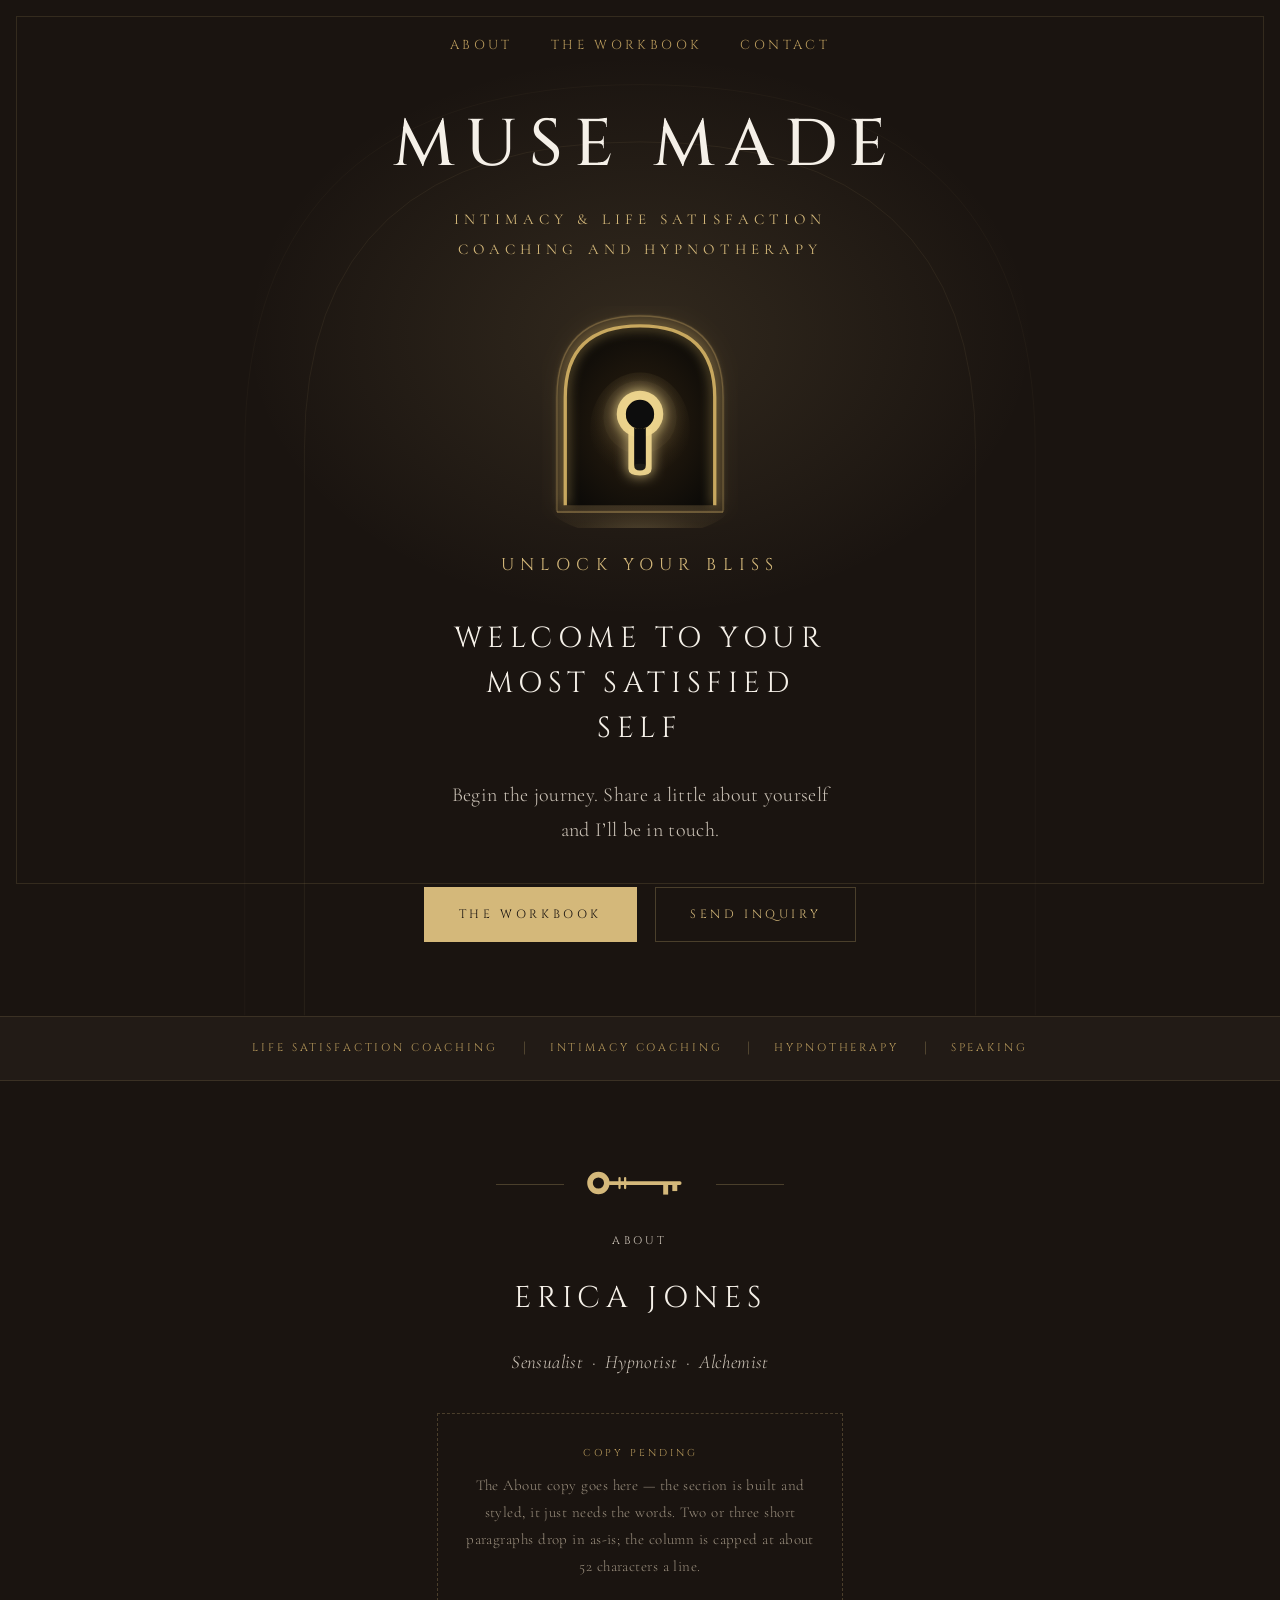
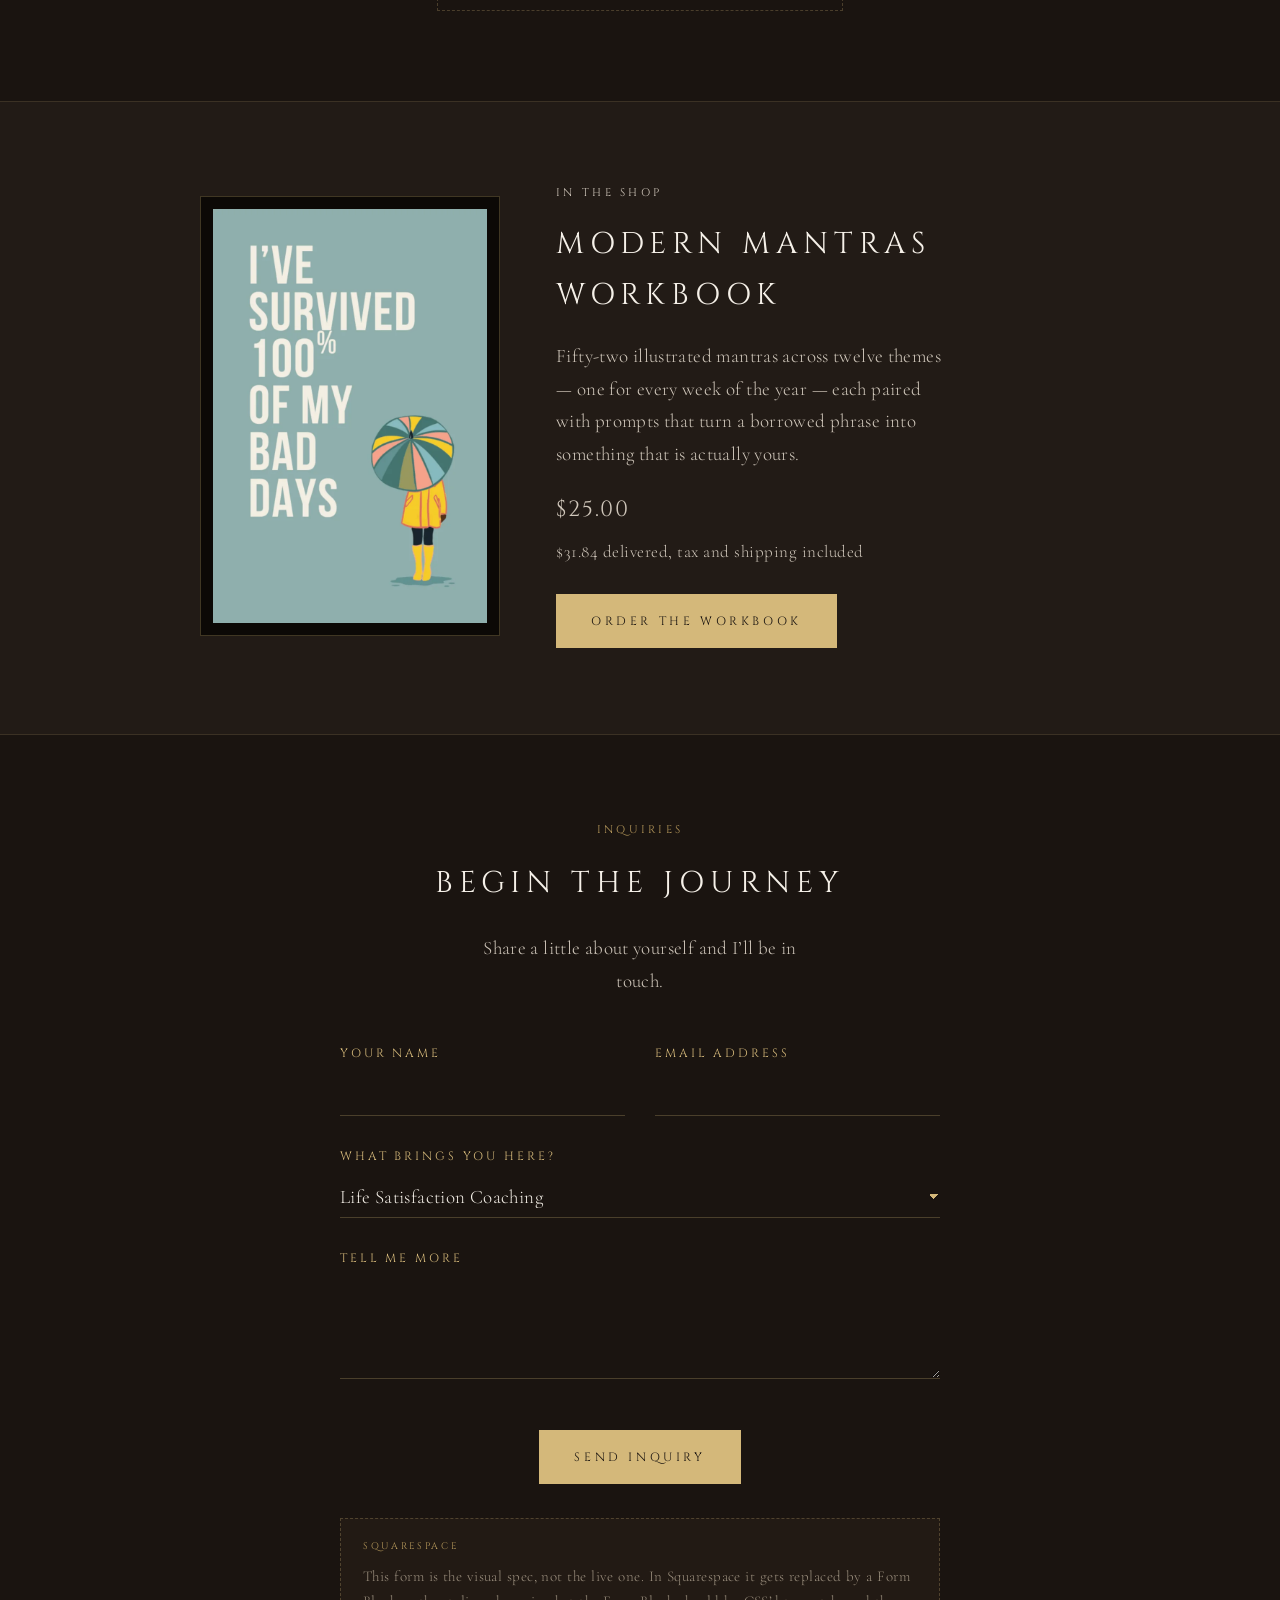
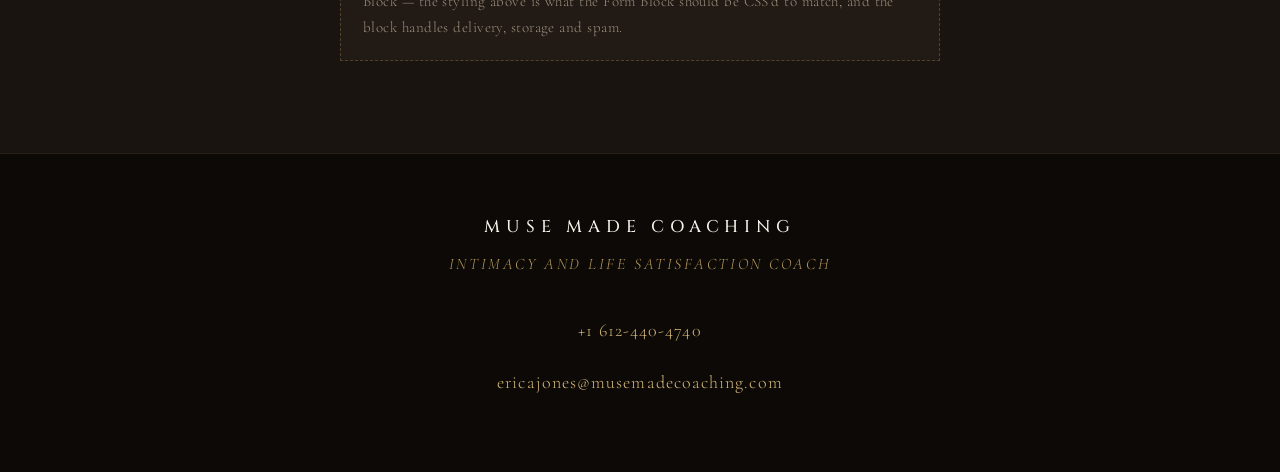
<file: index.html>
<!DOCTYPE html>
<html lang="en">
<head>
<meta charset="utf-8">
<meta name="viewport" content="width=device-width, initial-scale=1">
<title>Muse Made Coaching — Intimacy &amp; Life Satisfaction</title>
<meta name="description" content="Erica Jones — intimacy and life satisfaction coaching and hypnotherapy. Welcome to your most satisfied self.">
<meta name="color-scheme" content="dark">
<meta name="theme-color" content="#1A1410">
<!-- Link-sharing card. No og:image: every image on this site is a base64 data URI,
     and Open Graph needs an absolute http(s) URL. Add og:image + og:url in Squarespace,
     which serves the imagery from a real URL. -->
<meta property="og:type" content="website">
<meta property="og:site_name" content="Muse Made Coaching">
<meta property="og:title" content="Muse Made Coaching — Intimacy &amp; Life Satisfaction">
<meta property="og:description" content="Erica Jones — intimacy and life satisfaction coaching and hypnotherapy. Welcome to your most satisfied self.">
<meta name="twitter:card" content="summary">
<link rel="icon" href="[data-uri]">
<style>@font-face{font-family:'Cinzel';font-style:normal;font-weight:100 900;font-display:swap;src:url([data-uri]) format('woff2')}@font-face{font-family:'Cormorant Garamond';font-style:italic;font-weight:100 900;font-display:swap;src:url([data-uri]) format('woff2')}@font-face{font-family:'Cormorant Garamond';font-style:normal;font-weight:100 900;font-display:swap;src:url([data-uri]) format('woff2')}</style>
<style>
:root{
  --bg:#1A1410;
  --bg-2:#221B16;
  --deep:#0C0906;
  --cream:#F5F0E8;
  --cream-soft:#CFC6BA;
  --gold:#D4B87A;
  --gold-dim:#B89A5C;
  --rule:rgba(212,184,122,.26);
  --rule-soft:rgba(212,184,122,.14);
  --muted:#9C907F;        /* AA-safe muted text on the dark ground */
  --maxw:760px;
}
*{box-sizing:border-box}
html{scroll-behavior:smooth}
body{
  margin:0;background:var(--bg);color:var(--cream);
  font-family:'Cormorant Garamond',Garamond,'Times New Roman',serif;
  font-size:19px;line-height:1.72;font-weight:300;letter-spacing:.02em;
  -webkit-font-smoothing:antialiased;
}
.wrap{max-width:var(--maxw);margin:0 auto;padding:0 30px}
a{color:inherit}
/* height:auto is required: the width/height attributes on each <img> are
   presentational hints that reserve the aspect ratio, and without this the
   pixel height wins and the image stretches */
img{max-width:100%;height:auto;display:block}
.cin{font-family:'Cinzel',Georgia,serif;text-transform:uppercase}

/* skip link — first thing a keyboard lands on */
.skip{position:absolute;left:50%;top:0;transform:translate(-50%,-140%);z-index:100;
  background:var(--gold);color:#1A1410;text-decoration:none;
  font-family:'Cinzel',Georgia,serif;font-size:12px;letter-spacing:.24em;text-transform:uppercase;
  padding:14px 24px;transition:transform .15s}
.skip:focus{transform:translate(-50%,0)}

/* gold hairline frame */
.frame{position:fixed;inset:16px;border:1px solid var(--rule-soft);pointer-events:none;z-index:60}
@media(max-width:640px){.frame{inset:9px}}

/* nav */
header{position:relative;z-index:40}
.nav{display:flex;align-items:center;justify-content:center;gap:38px;padding:34px 0 0;
  font-family:'Cinzel',Georgia,serif;font-size:13px;letter-spacing:.26em;text-transform:uppercase}
.nav a{position:relative;text-decoration:none;color:var(--gold-dim);transition:color .2s}
.nav a:hover,.nav a:focus-visible{color:var(--gold)}
/* the nav text is 13px tall; this grows the tap target to ~44px without moving anything */
.nav a::after{content:"";position:absolute;left:0;right:0;top:-13px;bottom:-13px}
@media(max-width:520px){.nav{gap:20px;font-size:11px;letter-spacing:.18em}}

/* ---------- hero ---------- */
.hero{position:relative;overflow:hidden;text-align:center;padding:54px 0 74px}
.glow{position:absolute;left:50%;top:-40px;transform:translateX(-50%);width:900px;height:640px;
  background:radial-gradient(ellipse at center,rgba(212,184,122,.13),rgba(212,184,122,0) 62%);pointer-events:none}
@media(max-width:700px){.glow{width:560px;height:460px}}

/* the whole hero sits inside a vast, faint portal */
.portal-bg{position:absolute;left:50%;bottom:0;transform:translateX(-50%);
  width:min(880px,94vw);height:100%;pointer-events:none}

.mark{position:relative;font-family:'Cinzel',Georgia,serif;font-weight:500;text-transform:uppercase;
  font-size:clamp(38px,7.2vw,66px);line-height:1.08;letter-spacing:.17em;margin:0 0 0 .17em;color:var(--cream)}
.tagline{position:relative;font-size:clamp(12px,1.6vw,15px);letter-spacing:.34em;text-transform:uppercase;
  color:var(--gold);font-weight:400;margin:22px 0 0;line-height:2}

/* the threshold — the archway from the card, at full size */
.portal{position:relative;margin:42px 0 0;display:flex;justify-content:center}
.portal svg{display:block;width:clamp(150px,22vw,196px);height:auto}
.portal-cap{position:relative;font-family:'Cinzel',Georgia,serif;font-size:clamp(13px,1.9vw,17px);
  letter-spacing:.36em;text-transform:uppercase;color:var(--gold);margin:22px 0 0;font-weight:400}

h1{position:relative;font-family:'Cinzel',Georgia,serif;font-weight:400;text-transform:uppercase;
  font-size:clamp(20px,3.1vw,29px);line-height:1.55;letter-spacing:.19em;color:var(--cream);
  margin:38px auto 0;max-width:23ch}
.lede{position:relative;margin:26px auto 0;max-width:40ch;font-size:20px;color:var(--cream-soft);letter-spacing:.015em}
.cta{position:relative;margin-top:40px;display:flex;gap:18px;justify-content:center;flex-wrap:wrap}
.btn{display:inline-block;font-family:'Cinzel',Georgia,serif;font-size:12px;letter-spacing:.3em;text-transform:uppercase;
  padding:16px 34px;text-decoration:none;background:var(--gold);color:#1A1410;border:1px solid var(--gold);transition:.2s;cursor:pointer}
.btn:hover{background:var(--cream);border-color:var(--cream)}
.btn-ghost{background:transparent;color:var(--gold);border-color:var(--rule)}
.btn-ghost:hover{background:transparent;color:var(--cream);border-color:var(--gold)}
/* <button> defaults to line-height:normal, which made it 5px shorter than an <a class="btn"> */
button.btn{line-height:1.72}

/* key ornament rule — the second mark from the card */
.keyrule{display:flex;align-items:center;justify-content:center;gap:20px;margin:0 0 30px}
.keyrule::before,.keyrule::after{content:"";width:68px;height:1px;background:var(--rule)}
.keyrule svg{display:block;width:112px;height:auto}
@media(max-width:520px){.keyrule::before,.keyrule::after{width:36px}}

/* services rule row */
.svc{border-top:1px solid var(--rule-soft);border-bottom:1px solid var(--rule-soft);background:var(--bg-2)}
.svcrow{display:flex;justify-content:center;flex-wrap:wrap;gap:0;padding:0;max-width:1080px}
.svcrow span{font-family:'Cinzel',Georgia,serif;font-size:11px;letter-spacing:.26em;text-transform:uppercase;
  color:var(--gold-dim);padding:22px 26px;position:relative}
.svcrow span+span::before{content:"";position:absolute;left:0;top:50%;transform:translateY(-50%);width:1px;height:13px;background:var(--rule)}
/* the four labels need 885px to sit on one line; below that they wrapped with an
   orphaned divider rule leading the second row, so stack them instead */
@media(max-width:900px){.svcrow{flex-direction:column;text-align:center}.svcrow span+span::before{display:none}
  .svcrow span{padding:14px 0;border-top:1px solid var(--rule-soft)}}

/* section furniture */
.kicker{font-family:'Cinzel',Georgia,serif;font-size:11px;letter-spacing:.3em;text-transform:uppercase;color:var(--gold-dim);margin:0 0 18px}
h2{font-family:'Cinzel',Georgia,serif;font-weight:400;text-transform:uppercase;font-size:clamp(22px,3vw,30px);
  letter-spacing:.2em;margin:0 0 22px;color:var(--cream)}

/* ---------- about ---------- */
.about{padding:86px 0 90px;text-align:center}
.about p{color:var(--cream-soft);max-width:52ch;margin:0 auto 22px}
.about p:last-of-type{margin-bottom:0}
.todo{border:1px dashed var(--rule);padding:30px 28px;margin:34px auto 0;max-width:58ch;
  font-size:15px;line-height:1.8;color:var(--muted);letter-spacing:.03em}
.todo b{font-family:'Cinzel',Georgia,serif;display:block;font-size:10px;letter-spacing:.3em;
  text-transform:uppercase;color:var(--gold-dim);margin-bottom:10px;font-weight:400}

/* ---------- the workbook ---------- */
.book{background:var(--bg-2);border-top:1px solid var(--rule-soft);border-bottom:1px solid var(--rule-soft);
  padding:82px 0 86px}
.bookgrid{display:grid;grid-template-columns:minmax(0,300px) minmax(0,1fr);gap:56px;align-items:center;
  max-width:940px;margin:0 auto;padding:0 30px}
@media(max-width:780px){.bookgrid{grid-template-columns:1fr;gap:38px;text-align:center;max-width:560px}}
.bookshot{border:1px solid var(--rule);padding:12px;background:var(--deep)}
.bookshot img{width:100%}
.book h2{margin-bottom:18px}
.book .kicker{margin-bottom:16px}
.book p{color:var(--cream-soft);margin:0 0 20px;max-width:44ch}
@media(max-width:780px){.book p{margin-left:auto;margin-right:auto}}
.price{font-family:'Cinzel',Georgia,serif;font-size:22px;letter-spacing:.1em;color:var(--gold);margin:0 0 6px}
.price small{font-family:'Cormorant Garamond',Garamond,serif;font-size:17px;letter-spacing:.03em;
  color:var(--cream-soft);text-transform:none;display:block;margin-top:8px}
.book .cta{justify-content:flex-start;margin-top:28px}
@media(max-width:780px){.book .cta{justify-content:center}}

/* ---------- form ---------- */
.formsec{padding:86px 0 92px;text-align:center}
.formsec .sub{max-width:38ch;margin:0 auto 46px;color:var(--cream-soft)}
form{display:grid;gap:30px;text-align:left;max-width:600px;margin:0 auto}
.row{display:grid;grid-template-columns:1fr 1fr;gap:30px}
@media(max-width:600px){.row{grid-template-columns:1fr}}
label{display:block;font-family:'Cinzel',Georgia,serif;font-size:12px;letter-spacing:.24em;text-transform:uppercase;
  color:var(--gold);margin-bottom:10px}
input,select,textarea{width:100%;background:transparent;border:0;border-bottom:1px solid var(--rule);
  color:var(--cream);font-family:'Cormorant Garamond',Garamond,serif;font-size:19px;font-weight:300;letter-spacing:.02em;
  padding:9px 0;transition:border-color .2s}
select{appearance:none;border-radius:0;
  background-image:linear-gradient(45deg,transparent 50%,var(--gold) 50%),linear-gradient(135deg,var(--gold) 50%,transparent 50%);
  background-position:right 6px center,right 1px center;background-size:5px 5px,5px 5px;background-repeat:no-repeat}
select option{background:#221B16;color:var(--cream)}
textarea{resize:vertical;min-height:100px}
input:focus,select:focus,textarea:focus{outline:none;border-bottom-color:var(--gold)}
.sendrow{text-align:center;margin-top:10px}
.confirm{display:none;max-width:560px;margin:0 auto;border:1px solid var(--rule);padding:52px 40px}
.confirm.on{display:block}
.confirm h3{font-family:'Cinzel',Georgia,serif;font-weight:400;text-transform:uppercase;font-size:21px;letter-spacing:.26em;
  color:var(--gold);margin:0 0 18px}
.confirm p{margin:0;color:var(--cream-soft)}

/* ---------- footer ---------- */
footer{border-top:1px solid var(--rule-soft);background:var(--deep);padding:58px 0 62px;text-align:center}
.fmark{font-family:'Cinzel',Georgia,serif;font-weight:500;text-transform:uppercase;font-size:17px;letter-spacing:.34em;
  margin:0 0 10px;color:var(--cream)}
.ftitles{font-style:italic;font-size:16px;letter-spacing:.16em;text-transform:uppercase;color:var(--gold-dim);margin:0 0 26px}
.finfo{font-size:18px;line-height:2.2;letter-spacing:.06em}
.finfo a{display:inline-block;padding:6px 2px;color:var(--gold);text-decoration:none;
  border-bottom:1px solid transparent;transition:.2s}
.finfo a:hover{border-color:var(--gold)}
/* the email address is a single unbreakable 31-character token; at 320px it
   needs ~290px and has 245px. Shrink the type rather than let it overhang. */
@media(max-width:400px){.finfo{font-size:16px;letter-spacing:.01em}}

.sqs{border:1px dashed var(--rule);background:rgba(212,184,122,.04);padding:20px 22px;
  margin:34px auto 0;max-width:600px;text-align:left;font-size:15px;line-height:1.7;
  color:var(--muted);letter-spacing:.03em}
.sqs b{font-family:'Cinzel',Georgia,serif;display:block;font-size:9.5px;letter-spacing:.28em;
  text-transform:uppercase;color:var(--gold-dim);margin-bottom:8px;font-weight:400}

/* the keyhole breathes */
@keyframes bliss{0%,100%{opacity:.55}50%{opacity:1}}
.kglow{animation:bliss 6s ease-in-out infinite}

/* ---------- keyboard focus ----------
   last in the sheet so it beats `input:focus{outline:none}` above */
a:focus-visible,button:focus-visible,input:focus-visible,select:focus-visible,textarea:focus-visible{
  outline:2px solid var(--gold);outline-offset:3px}
.btn:focus-visible{outline-offset:4px}

@media(prefers-reduced-motion:reduce){
  html{scroll-behavior:auto}
  .kglow{animation:none;opacity:.8}
  .skip{transition:none}
}

/* the fixed hairline frame would print on every sheet */
@media print{.frame,.glow,.portal-bg,.skip{display:none}}
</style>
</head>
<body>
<a class="skip" href="#main">Skip to content</a>
<div class="frame" aria-hidden="true"></div>

<header>
  <nav class="nav">
    <a href="#about">About</a>
    <a href="workbook.html">The Workbook</a>
    <a href="#inquiry">Contact</a>
  </nav>
</header>

<main id="main">

<!-- ==================== HERO ==================== -->
<section class="hero">
  <div class="glow" aria-hidden="true"></div>

  <!-- the hero itself stands inside the portal -->
  <svg class="portal-bg" viewBox="0 0 118 134" preserveAspectRatio="none" aria-hidden="true">
    <path d="M14 134 L14 55 Q14 12 59 12 Q104 12 104 55 L104 134"
          fill="none" stroke="#D4B87A" stroke-width=".35" opacity=".22" vector-effect="non-scaling-stroke"/>
    <path d="M6 134 L6 55 Q6 4 59 4 Q112 4 112 55 L112 134"
          fill="none" stroke="#D4B87A" stroke-width=".35" opacity=".11" vector-effect="non-scaling-stroke"/>
  </svg>

  <div class="wrap">
    <p class="mark">Muse Made</p>
    <p class="tagline">Intimacy &amp; Life Satisfaction<br>Coaching and Hypnotherapy</p>

    <!-- ARCHWAY + KEYHOLE — the mark from the business card -->
    <div class="portal" aria-hidden="true">
      <!-- purely ornamental: the wrapper is aria-hidden, so no role/aria-label here
           (a label inside an aria-hidden subtree is never announced) -->
      <svg viewBox="0 0 118 134" fill="none" xmlns="http://www.w3.org/2000/svg" focusable="false">
        <defs>
          <radialGradient id="pFloor" cx="50%" cy="95%" r="65%">
            <stop offset="0%"   stop-color="#d4b87a" stop-opacity=".26"/>
            <stop offset="55%"  stop-color="#b89a5c" stop-opacity=".09"/>
            <stop offset="100%" stop-color="#b89a5c" stop-opacity="0"/>
          </radialGradient>
          <radialGradient id="pDoor" cx="50%" cy="55%" r="58%">
            <stop offset="0%"   stop-color="#2c2010"/>
            <stop offset="100%" stop-color="#0d0b08"/>
          </radialGradient>
          <radialGradient id="pBloom" cx="50%" cy="38%" r="55%">
            <stop offset="0%"   stop-color="#ffe090" stop-opacity=".22"/>
            <stop offset="100%" stop-color="#b89a5c" stop-opacity="0"/>
          </radialGradient>
          <filter id="pArchF" x="-25%" y="-25%" width="150%" height="150%">
            <feGaussianBlur stdDeviation="3.5" result="b"/>
            <feMerge><feMergeNode in="b"/><feMergeNode in="SourceGraphic"/></feMerge>
          </filter>
          <filter id="pHaloF" x="-40%" y="-40%" width="180%" height="180%">
            <feGaussianBlur stdDeviation="7" result="b"/>
            <feMerge><feMergeNode in="b"/><feMergeNode in="SourceGraphic"/></feMerge>
          </filter>
          <filter id="pKeyF" x="-70%" y="-70%" width="240%" height="240%">
            <feGaussianBlur stdDeviation="4" result="b"/>
            <feMerge><feMergeNode in="b"/><feMergeNode in="SourceGraphic"/></feMerge>
          </filter>
        </defs>

        <ellipse cx="59" cy="120" rx="54" ry="19" fill="url(#pFloor)"/>

        <path d="M11 120 L11 55 Q11 8 59 8 Q107 8 107 55 L107 120 Z"
              fill="none" stroke="#c8a85e" stroke-width="6" opacity=".1" filter="url(#pHaloF)"/>

        <path d="M14 120 L14 55 Q14 12 59 12 Q104 12 104 55 L104 120 Z" fill="url(#pDoor)"/>

        <ellipse cx="59" cy="74" rx="30" ry="34" fill="url(#pBloom)"/>

        <path d="M14 120 L14 55 Q14 12 59 12 Q104 12 104 55 L104 120"
              fill="none" stroke="#c8a85e" stroke-width="2" filter="url(#pArchF)"/>

        <path d="M9 124 L9 55 Q9 6 59 6 Q109 6 109 55 L109 124"
              fill="none" stroke="#b89a5c" stroke-width=".8" opacity=".38"/>

        <line x1="9" y1="124" x2="109" y2="124" stroke="#b89a5c" stroke-width="1.3" opacity=".45"/>

        <circle class="kglow" cx="59" cy="67" r="22" fill="#d4b87a" opacity=".08" filter="url(#pKeyF)"/>

        <g filter="url(#pKeyF)">
          <circle cx="59" cy="65" r="14" fill="#f0d890" opacity=".93"/>
          <path d="M52 74 L52 98 Q52 102 59 102 Q66 102 66 98 L66 74 Z" fill="#f0d890" opacity=".93"/>
          <path d="M67.5 65
                   A8.5 8.5 0 0 0 50.5 65
                   A8.5 8.5 0 0 0 62.5 73.2
                   L62.5 96 Q62.5 99 59 99 Q55.5 99 55.5 96
                   L55.5 73.2
                   A8.5 8.5 0 0 0 67.5 65 Z"
                fill="#0d0b08"/>
        </g>

        <ellipse cx="59" cy="98" rx="6" ry="3" fill="#f0d890" opacity=".07" filter="url(#pHaloF)"/>
      </svg>
    </div>

    <p class="portal-cap">Unlock Your Bliss</p>

    <h1>Welcome to your most satisfied self</h1>
    <p class="lede">Begin the journey. Share a little about yourself and I&rsquo;ll be in touch.</p>
    <div class="cta">
      <a class="btn" href="workbook.html">The Workbook</a>
      <a class="btn btn-ghost" href="#inquiry">Send Inquiry</a>
    </div>
  </div>
</section>

<div class="svc">
  <div class="wrap svcrow">
    <span>Life Satisfaction Coaching</span>
    <span>Intimacy Coaching</span>
    <span>Hypnotherapy</span>
    <span>Speaking</span>
  </div>
</div>

<!-- ==================== ABOUT ====================
     TODO: replace the .todo block below with the About copy.
     Two or three short paragraphs sit best here; the layout is centred
     and capped at ~52 characters a line.
================================================== -->
<section class="about" id="about">
  <div class="wrap">
    <div class="keyrule" aria-hidden="true">
      <svg viewBox="0 0 140 44" xmlns="http://www.w3.org/2000/svg" focusable="false">
        <g fill="#D4B87A">
          <path fill-rule="evenodd" d="M18 6a14 14 0 1 0 0 28 14 14 0 1 0 0-28zm0 7a7 7 0 1 1 0 14 7 7 0 1 1 0-14z"/>
          <rect x="30" y="17.8" width="92" height="4.6" rx="2.3"/>
          <rect x="43" y="12.5" width="2.8" height="15.2" rx="1.4"/>
          <rect x="50" y="12.5" width="2.8" height="15.2" rx="1.4"/>
          <path d="M99 21.5h6.2v13H99z"/>
          <path d="M110.4 21.5h6.2v8.6h-6.2z"/>
        </g>
      </svg>
    </div>

    <p class="kicker">About</p>
    <h2>Erica Jones</h2>
    <p><em>Sensualist &nbsp;&middot;&nbsp; Hypnotist &nbsp;&middot;&nbsp; Alchemist</em></p>

    <div class="todo">
      <b>Copy pending</b>
      The About copy goes here — the section is built and styled, it just needs the words.
      Two or three short paragraphs drop in as-is; the column is capped at about 52
      characters a line.
    </div>
  </div>
</section>

<!-- ==================== THE WORKBOOK ==================== -->
<section class="book">
  <div class="bookgrid">
    <div class="bookshot"><img src="[data-uri]" width="760" height="1148" alt="A page from the Modern Mantras Workbook: I&rsquo;ve survived 100% of my bad days"></div>
    <div>
      <p class="kicker">In the shop</p>
      <h2>Modern Mantras Workbook</h2>
      <p>Fifty-two illustrated mantras across twelve themes — one for every week of the
         year — each paired with prompts that turn a borrowed phrase into something that
         is actually yours.</p>
      <p class="price">$25.00
        <small>$31.84 delivered, tax and shipping included</small>
      </p>
      <div class="cta">
        <a class="btn" href="workbook.html">Order the Workbook</a>
      </div>
    </div>
  </div>
</section>

<!-- ==================== INQUIRY ==================== -->
<section class="formsec" id="inquiry">
  <div class="wrap">
    <p class="kicker">Inquiries</p>
    <h2>Begin the journey</h2>
    <p class="sub">Share a little about yourself and I&rsquo;ll be in touch.</p>

    <form id="inq">
      <div class="row">
        <div><label for="n3">Your Name</label><input id="n3" name="name" type="text" autocomplete="name" required></div>
        <div><label for="e3">Email Address</label><input id="e3" name="email" type="email" autocomplete="email" required></div>
      </div>
      <div>
        <label for="s3">What brings you here?</label>
        <select id="s3" name="interest">
          <option>Life Satisfaction Coaching</option>
          <option>Intimacy Coaching</option>
          <option>Hypnotherapy</option>
          <option>Speaking Engagement</option>
          <option>Something else</option>
        </select>
      </div>
      <div><label for="m3">Tell me more</label><textarea id="m3" name="message"></textarea></div>
      <div class="sendrow"><button class="btn" type="submit">Send Inquiry</button></div>
    </form>

    <div class="sqs">
      <b>Squarespace</b>
      This form is the visual spec, not the live one. In Squarespace it gets replaced by a
      Form Block — the styling above is what the Form Block should be CSS&rsquo;d to match, and
      the block handles delivery, storage and spam.
    </div>

    <div class="confirm" id="ok3" role="status" tabindex="-1">
      <h3>Message Received</h3>
      <p>Thank you for reaching out. I&rsquo;ll be in touch soon to begin our conversation.</p>
    </div>
  </div>
</section>

</main>

<footer>
  <div class="wrap">
    <p class="fmark">Muse Made Coaching</p>
    <p class="ftitles">Intimacy and Life Satisfaction Coach</p>
    <div class="finfo">
      <a href="tel:+16124404740">+1 612-440-4740</a><br>
      <a href="mailto:ericajones@musemadecoaching.com">ericajones@musemadecoaching.com</a>
    </div>
  </div>
</footer>

<script>
/* TODO: the inquiry form is front-end only. Point it at Formspree / Netlify Forms
   / an email endpoint before launch. */
document.getElementById('inq').addEventListener('submit',function(e){
  e.preventDefault();
  var ok=document.getElementById('ok3');
  this.style.display='none';
  ok.classList.add('on');
  /* the submit button just vanished — put focus on the confirmation so keyboard
     users are not dumped back at the top, and so role="status" announces it */
  ok.focus();
});
</script>
</body>
</html>
</file>
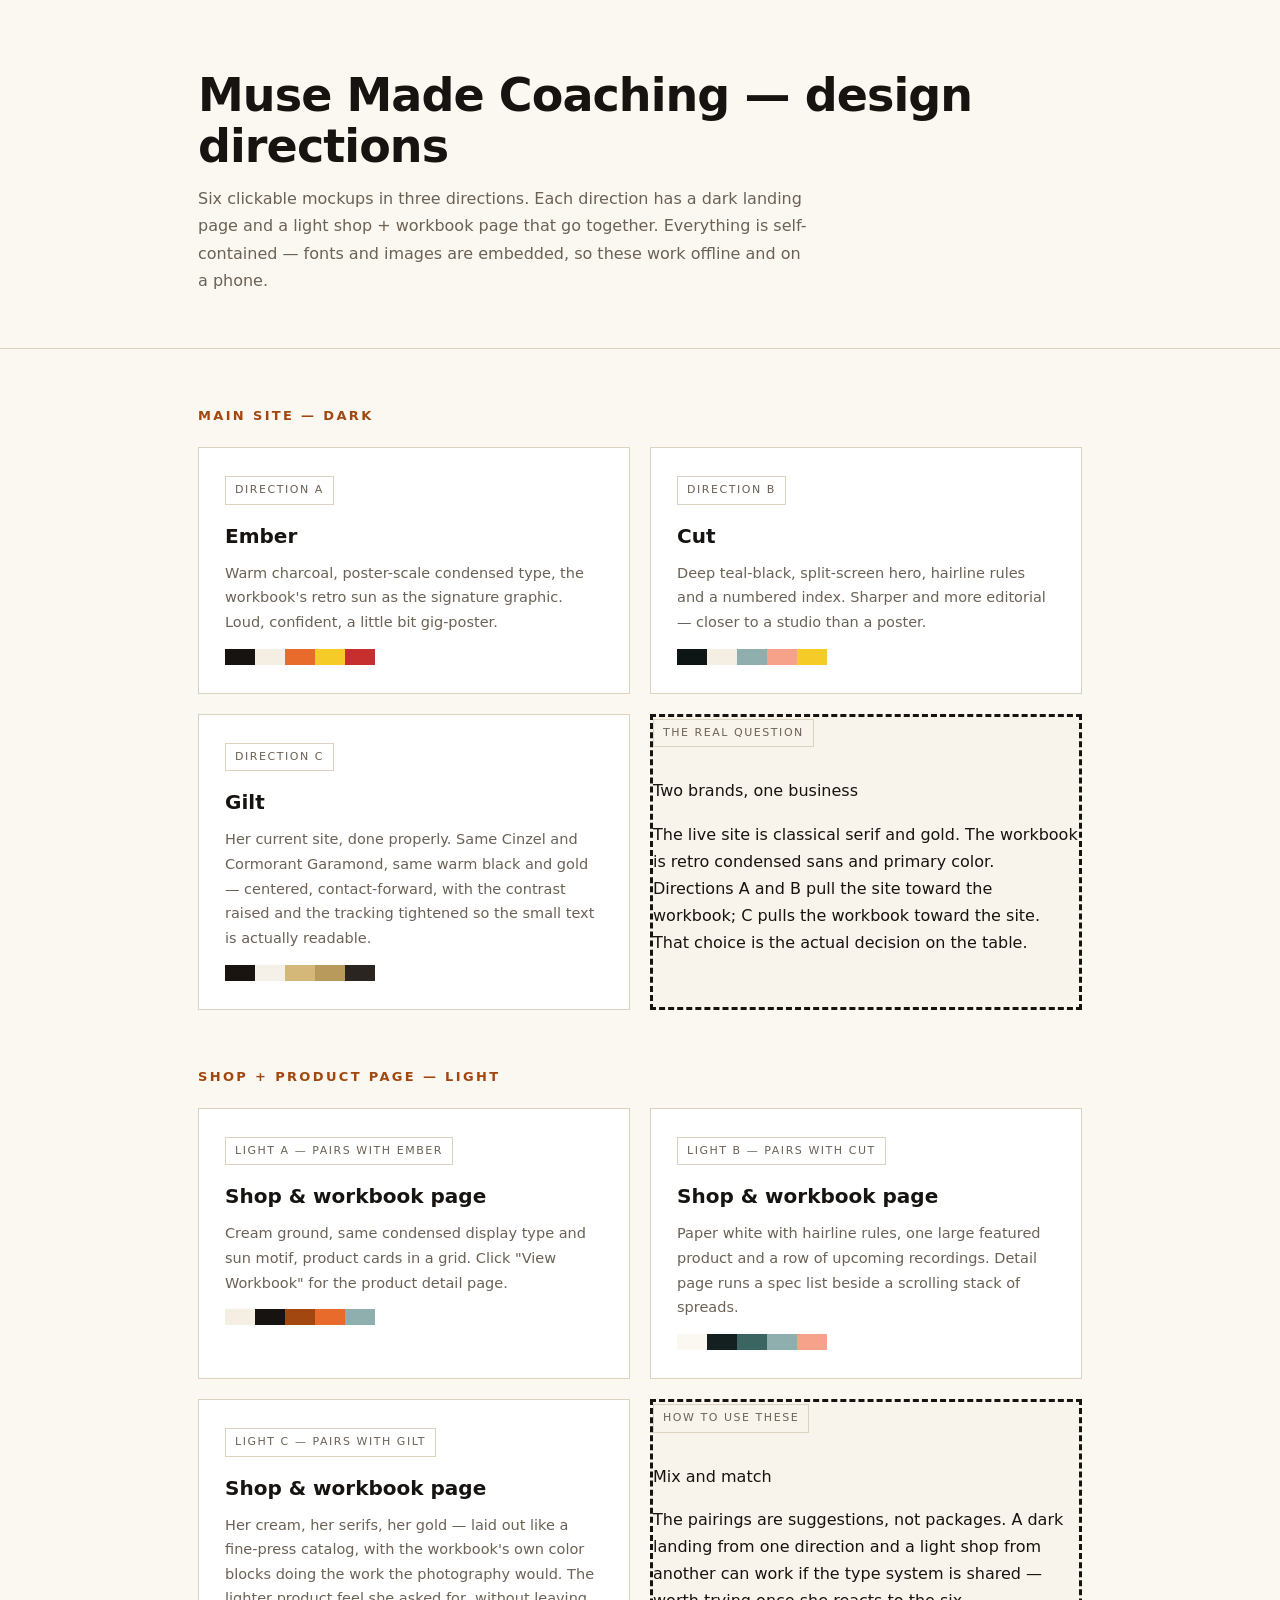
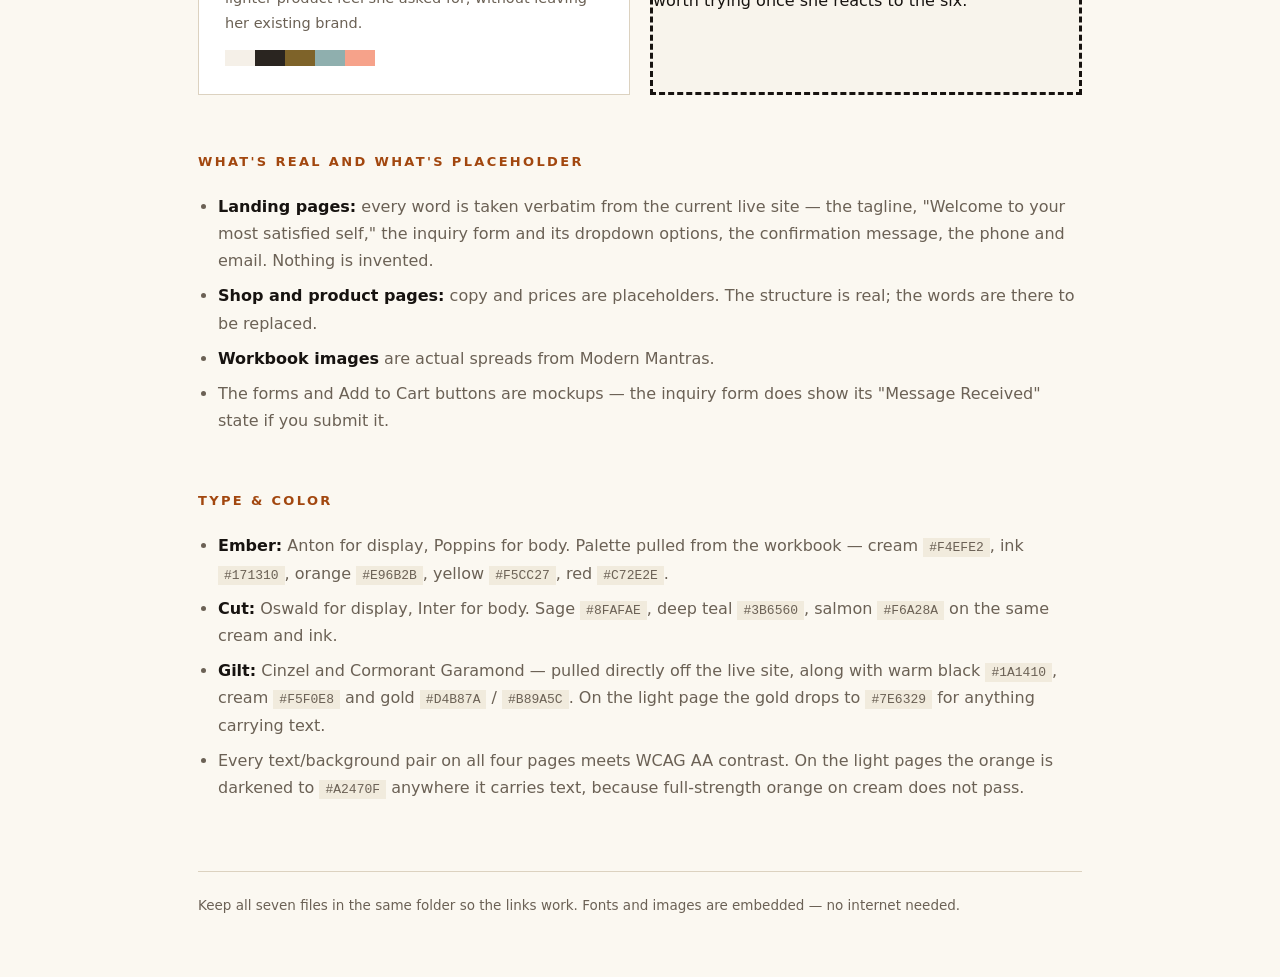
<file: mockups/index.html>
<!DOCTYPE html>
<html lang="en">
<head>
<meta charset="utf-8">
<meta name="viewport" content="width=device-width, initial-scale=1">
<title>Muse Made — Design Directions</title>
<style>
:root{--ink:#171310;--cream:#F4EFE2;--soft:#6B6155;--rule:#DCD2C0;--ember:#A2470F;--teal:#3B6560}
*{box-sizing:border-box}
body{margin:0;background:#FBF8F1;color:var(--ink);font:400 16px/1.7 -apple-system,BlinkMacSystemFont,'Segoe UI',system-ui,sans-serif;-webkit-font-smoothing:antialiased}
.wrap{max-width:940px;margin:0 auto;padding:0 28px}
h1{font-size:clamp(30px,5vw,46px);line-height:1.1;margin:0 0 14px;letter-spacing:-.02em}
.sub{color:var(--soft);max-width:60ch;margin:0 0 8px}
header{padding:70px 0 46px;border-bottom:1px solid var(--rule)}
h2{font-size:13px;letter-spacing:.18em;text-transform:uppercase;color:var(--ember);margin:56px 0 20px}
.grid{display:grid;grid-template-columns:1fr 1fr;gap:20px}
@media(max-width:720px){.grid{grid-template-columns:1fr}}
a.card{display:block;text-decoration:none;color:inherit;border:1px solid var(--rule);background:#fff;padding:26px 26px 28px;transition:.18s}
a.card:hover{border-color:var(--ink);transform:translateY(-2px)}
a.card .t{font-size:20px;font-weight:600;margin:0 0 8px}
a.card .d{color:var(--soft);font-size:14.5px;margin:0}
.swatches{display:flex;gap:0;margin:14px 0 0}
.swatches i{display:block;width:30px;height:16px}
.tag{display:inline-block;font-size:11px;letter-spacing:.14em;text-transform:uppercase;color:var(--soft);border:1px solid var(--rule);padding:4px 9px;margin-bottom:14px}
ul{padding-left:20px;color:var(--soft)}
li{margin-bottom:8px}
li b{color:var(--ink);font-weight:600}
footer{margin:70px 0 60px;padding-top:22px;border-top:1px solid var(--rule);color:var(--soft);font-size:13.5px}
code{background:#F1EBDD;padding:2px 6px;font-size:13px}
</style>
</head>
<body>
<header>
  <div class="wrap">
    <h1>Muse Made Coaching — design directions</h1>
    <p class="sub">Six clickable mockups in three directions. Each direction has a dark landing page and a light shop + workbook page that go together. Everything is self-contained — fonts and images are embedded, so these work offline and on a phone.</p>
  </div>
</header>

<div class="wrap">

  <h2>Main site — dark</h2>
  <div class="grid">
    <a class="card" href="main-dark-01-ember.html">
      <span class="tag">Direction A</span>
      <p class="t">Ember</p>
      <p class="d">Warm charcoal, poster-scale condensed type, the workbook's retro sun as the signature graphic. Loud, confident, a little bit gig-poster.</p>
      <div class="swatches"><i style="background:#171310"></i><i style="background:#F4EFE2"></i><i style="background:#E96B2B"></i><i style="background:#F5CC27"></i><i style="background:#C72E2E"></i></div>
    </a>
    <a class="card" href="main-dark-02-cut.html">
      <span class="tag">Direction B</span>
      <p class="t">Cut</p>
      <p class="d">Deep teal-black, split-screen hero, hairline rules and a numbered index. Sharper and more editorial — closer to a studio than a poster.</p>
      <div class="swatches"><i style="background:#0E1615"></i><i style="background:#F4EFE2"></i><i style="background:#8FAFAE"></i><i style="background:#F6A28A"></i><i style="background:#F5CC27"></i></div>
    </a>
  </div>

  <div class="grid" style="margin-top:20px">
    <a class="card" href="main-dark-03-gilt.html">
      <span class="tag">Direction C</span>
      <p class="t">Gilt</p>
      <p class="d">Her current site, done properly. Same Cinzel and Cormorant Garamond, same warm black and gold — centered, contact-forward, with the contrast raised and the tracking tightened so the small text is actually readable.</p>
      <div class="swatches"><i style="background:#1A1410"></i><i style="background:#F5F0E8"></i><i style="background:#D4B87A"></i><i style="background:#B89A5C"></i><i style="background:#2A2520"></i></div>
    </a>
    <div class="card" style="background:#F8F4EC;border-style:dashed">
      <span class="tag">The real question</span>
      <p class="t">Two brands, one business</p>
      <p class="d">The live site is classical serif and gold. The workbook is retro condensed sans and primary color. Directions A and B pull the site toward the workbook; C pulls the workbook toward the site. That choice is the actual decision on the table.</p>
    </div>
  </div>

  <h2>Shop + product page — light</h2>
  <div class="grid">
    <a class="card" href="product-light-01-ember.html">
      <span class="tag">Light A — pairs with Ember</span>
      <p class="t">Shop &amp; workbook page</p>
      <p class="d">Cream ground, same condensed display type and sun motif, product cards in a grid. Click "View Workbook" for the product detail page.</p>
      <div class="swatches"><i style="background:#F4EFE2"></i><i style="background:#171310"></i><i style="background:#A2470F"></i><i style="background:#E96B2B"></i><i style="background:#8FAFAE"></i></div>
    </a>
    <a class="card" href="product-light-02-cut.html">
      <span class="tag">Light B — pairs with Cut</span>
      <p class="t">Shop &amp; workbook page</p>
      <p class="d">Paper white with hairline rules, one large featured product and a row of upcoming recordings. Detail page runs a spec list beside a scrolling stack of spreads.</p>
      <div class="swatches"><i style="background:#FBF8F1"></i><i style="background:#14201F"></i><i style="background:#3B6560"></i><i style="background:#8FAFAE"></i><i style="background:#F6A28A"></i></div>
    </a>
  </div>

  <div class="grid" style="margin-top:20px">
    <a class="card" href="product-light-03-gilt.html">
      <span class="tag">Light C — pairs with Gilt</span>
      <p class="t">Shop &amp; workbook page</p>
      <p class="d">Her cream, her serifs, her gold — laid out like a fine-press catalog, with the workbook's own color blocks doing the work the photography would. The lighter product feel she asked for, without leaving her existing brand.</p>
      <div class="swatches"><i style="background:#F5F0E8"></i><i style="background:#2A2520"></i><i style="background:#7E6329"></i><i style="background:#8FAFAE"></i><i style="background:#F6A28A"></i></div>
    </a>
    <div class="card" style="background:#F8F4EC;border-style:dashed">
      <span class="tag">How to use these</span>
      <p class="t">Mix and match</p>
      <p class="d">The pairings are suggestions, not packages. A dark landing from one direction and a light shop from another can work if the type system is shared — worth trying once she reacts to the six.</p>
    </div>
  </div>

  <h2>What's real and what's placeholder</h2>
  <ul>
    <li><b>Landing pages:</b> every word is taken verbatim from the current live site — the tagline, "Welcome to your most satisfied self," the inquiry form and its dropdown options, the confirmation message, the phone and email. Nothing is invented.</li>
    <li><b>Shop and product pages:</b> copy and prices are placeholders. The structure is real; the words are there to be replaced.</li>
    <li><b>Workbook images</b> are actual spreads from Modern Mantras.</li>
    <li>The forms and Add to Cart buttons are mockups — the inquiry form does show its "Message Received" state if you submit it.</li>
  </ul>

  <h2>Type &amp; color</h2>
  <ul>
    <li><b>Ember:</b> Anton for display, Poppins for body. Palette pulled from the workbook — cream <code>#F4EFE2</code>, ink <code>#171310</code>, orange <code>#E96B2B</code>, yellow <code>#F5CC27</code>, red <code>#C72E2E</code>.</li>
    <li><b>Cut:</b> Oswald for display, Inter for body. Sage <code>#8FAFAE</code>, deep teal <code>#3B6560</code>, salmon <code>#F6A28A</code> on the same cream and ink.</li>
    <li><b>Gilt:</b> Cinzel and Cormorant Garamond — pulled directly off the live site, along with warm black <code>#1A1410</code>, cream <code>#F5F0E8</code> and gold <code>#D4B87A</code> / <code>#B89A5C</code>. On the light page the gold drops to <code>#7E6329</code> for anything carrying text.</li>
    <li>Every text/background pair on all four pages meets WCAG AA contrast. On the light pages the orange is darkened to <code>#A2470F</code> anywhere it carries text, because full-strength orange on cream does not pass.</li>
  </ul>

  <footer>
    Keep all seven files in the same folder so the links work. Fonts and images are embedded — no internet needed.
  </footer>
</div>
</body>
</html>
</file>
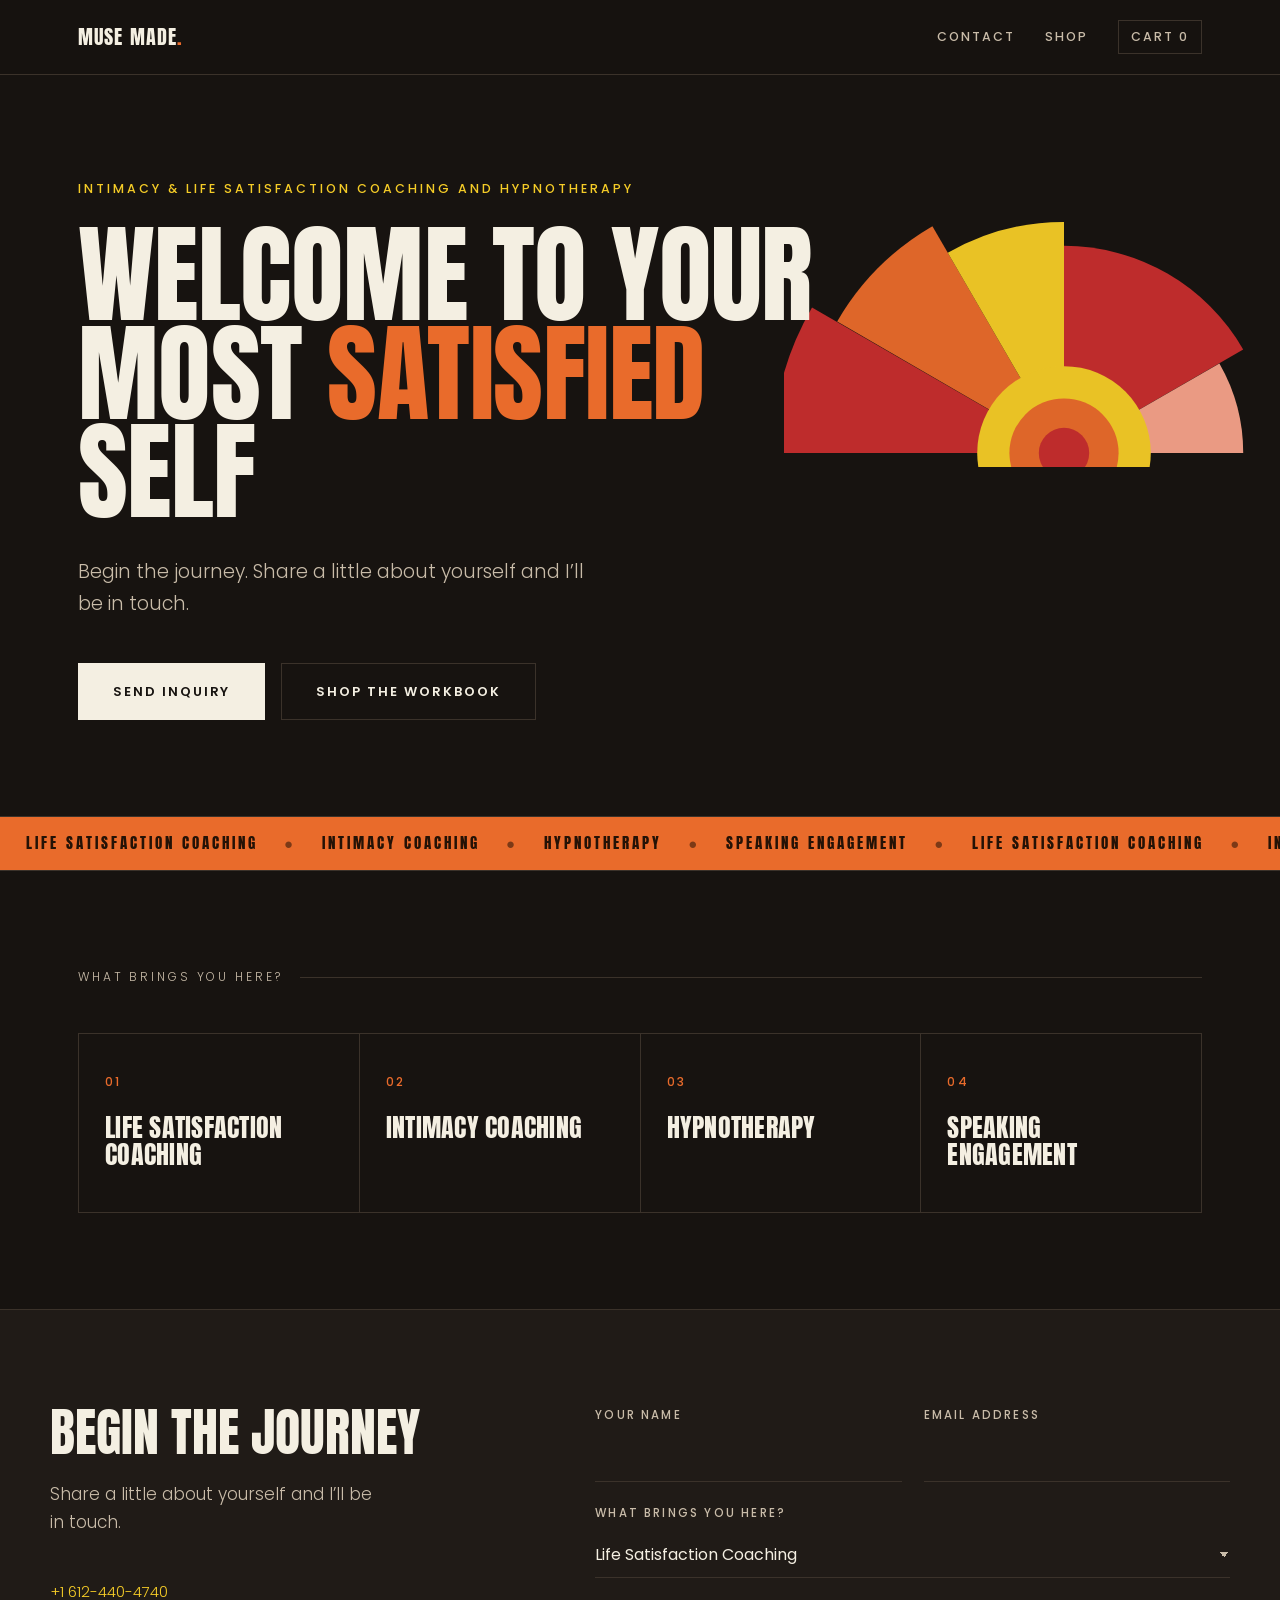
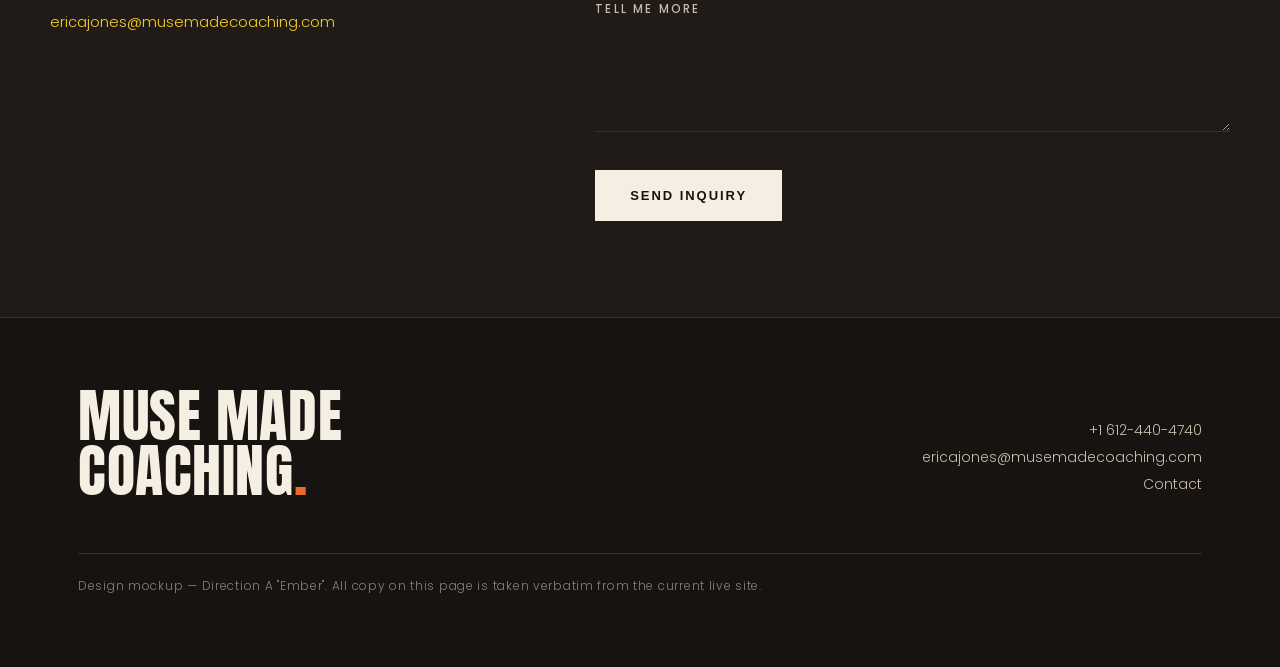
<file: main-dark-01-ember.html>
<!DOCTYPE html>
<html lang="en">
<head>
<meta charset="utf-8">
<meta name="viewport" content="width=device-width, initial-scale=1">
<title>Muse Made Coaching — Direction A: Ember</title>

<style>@font-face{font-family:'Anton';font-style:normal;font-weight:400;font-display:swap;src:url([data-uri]) format('woff2')}@font-face{font-family:'Poppins';font-style:normal;font-weight:300;font-display:swap;src:url([data-uri]) format('woff2')}@font-face{font-family:'Poppins';font-style:normal;font-weight:400;font-display:swap;src:url([data-uri]) format('woff2')}@font-face{font-family:'Poppins';font-style:normal;font-weight:500;font-display:swap;src:url([data-uri]) format('woff2')}@font-face{font-family:'Poppins';font-style:normal;font-weight:600;font-display:swap;src:url([data-uri]) format('woff2')}</style>
<style>
:root{
  --ink:#171310;
  --ink-2:#201B17;
  --ink-3:#2A231D;
  --cream:#F4EFE2;
  --cream-dim:#C9BCA9;
  --orange:#E96B2B;
  --yellow:#F5CC27;
  --red:#C72E2E;
  --salmon:#F6A28A;
  --rule:#3B322A;
  --maxw:1180px;
}
*{box-sizing:border-box}
html{scroll-behavior:smooth}
body{
  margin:0;background:var(--ink);color:var(--cream);
  font-family:'Poppins',system-ui,-apple-system,'Segoe UI',sans-serif;
  font-size:17px;line-height:1.65;font-weight:300;
  -webkit-font-smoothing:antialiased;
}
.wrap{max-width:var(--maxw);margin:0 auto;padding:0 28px}
a{color:inherit}

/* ---------- nav ---------- */
header{position:sticky;top:0;z-index:50;background:rgba(23,19,16,.92);backdrop-filter:blur(10px);border-bottom:1px solid var(--rule)}
.nav{display:flex;align-items:center;justify-content:space-between;height:74px;gap:24px}
.wordmark{font-family:'Anton',Haettenschweiler,'Arial Narrow',Impact,sans-serif;font-size:20px;letter-spacing:.055em;text-transform:uppercase;text-decoration:none;line-height:1}
.wordmark span{color:var(--orange)}
.navlinks{display:flex;align-items:center;gap:30px;font-size:12.5px;letter-spacing:.16em;text-transform:uppercase;font-weight:500}
.navlinks a{text-decoration:none;color:var(--cream-dim);transition:color .18s}
.navlinks a:hover,.navlinks a:focus-visible{color:var(--cream)}
.cart{border:1px solid var(--rule);padding:6px 12px;color:var(--cream-dim)}

/* ---------- hero ---------- */
.hero{position:relative;overflow:hidden;padding:104px 0 96px;border-bottom:1px solid var(--rule)}
.sun{position:absolute;right:-64px;top:84px;width:560px;height:308px;opacity:.95;pointer-events:none}
@media(max-width:1100px){.sun{right:-160px;opacity:.55}}
@media(max-width:760px){.sun{width:250px;height:138px;right:-24px;top:26px;opacity:1}.hero{padding-top:190px}}
.eyebrow{font-size:12.5px;letter-spacing:.24em;text-transform:uppercase;color:var(--yellow);font-weight:500;margin:0 0 26px}
h1{
  font-family:'Anton',Haettenschweiler,'Arial Narrow',Impact,sans-serif;font-weight:400;
  font-size:clamp(52px,8.4vw,116px);line-height:.92;letter-spacing:-.005em;
  text-transform:uppercase;margin:0;max-width:15ch;position:relative;
}
h1 em{font-style:normal;color:var(--orange)}
.lede{margin:34px 0 0;max-width:46ch;font-size:19px;color:var(--cream-dim)}
.herocta{margin-top:44px;display:flex;gap:16px;flex-wrap:wrap}
.btn{
  display:inline-block;background:var(--cream);color:var(--ink);
  font-weight:600;font-size:13px;letter-spacing:.15em;text-transform:uppercase;
  padding:17px 34px;text-decoration:none;border:1px solid var(--cream);transition:.18s;
}
.btn:hover{background:var(--orange);border-color:var(--orange);color:var(--ink)}
.btn-ghost{background:transparent;color:var(--cream);border-color:var(--rule)}
.btn-ghost:hover{background:transparent;border-color:var(--cream);color:var(--cream)}

/* ---------- ticker ---------- */
.ticker{background:var(--orange);color:#241206;overflow:hidden;white-space:nowrap;border-bottom:1px solid var(--rule)}
.ticker div{display:inline-block;padding:14px 0;font-family:'Anton',Haettenschweiler,'Arial Narrow',Impact,sans-serif;font-size:15px;letter-spacing:.2em;text-transform:uppercase;animation:slide 34s linear infinite}
.ticker b{font-weight:400;padding:0 26px}
.ticker i{font-style:normal;opacity:.55}
@keyframes slide{from{transform:translateX(0)}to{transform:translateX(-50%)}}
@media(prefers-reduced-motion:reduce){.ticker div{animation:none}}

/* ---------- services ---------- */
.section{padding:96px 0}
.sectionlabel{font-size:12px;letter-spacing:.24em;text-transform:uppercase;color:var(--cream-dim);margin:0 0 46px;display:flex;align-items:center;gap:18px}
.sectionlabel::after{content:"";flex:1;height:1px;background:var(--rule)}
.svcgrid{display:grid;grid-template-columns:repeat(4,1fr);gap:1px;background:var(--rule);border:1px solid var(--rule)}
@media(max-width:860px){.svcgrid{grid-template-columns:repeat(2,1fr)}}
@media(max-width:520px){.svcgrid{grid-template-columns:1fr}}
.svc{background:var(--ink);padding:38px 26px 44px;transition:background .2s}
.svc:hover{background:var(--ink-2)}
.svc .num{font-size:12px;letter-spacing:.2em;color:var(--orange);font-weight:500}
.svc h3{font-family:'Anton',Haettenschweiler,'Arial Narrow',Impact,sans-serif;font-weight:400;text-transform:uppercase;font-size:26px;line-height:1.05;margin:22px 0 0;letter-spacing:.01em}

/* ---------- form ---------- */
.formsec{background:var(--ink-2);border-top:1px solid var(--rule);border-bottom:1px solid var(--rule)}
.formgrid{display:grid;grid-template-columns:0.85fr 1.15fr;gap:76px;padding:96px 0}
@media(max-width:900px){.formgrid{grid-template-columns:1fr;gap:44px;padding:70px 0}}
.formgrid h2{font-family:'Anton',Haettenschweiler,'Arial Narrow',Impact,sans-serif;font-weight:400;text-transform:uppercase;font-size:clamp(34px,4.6vw,52px);line-height:1;margin:0 0 22px}
.formgrid .side p{color:var(--cream-dim);max-width:34ch;margin:0}
.contactline{margin-top:40px;font-size:15px;line-height:2}
.contactline a{color:var(--yellow);text-decoration:none;border-bottom:1px solid transparent}
.contactline a:hover{border-color:var(--yellow)}
form{display:grid;gap:22px}
.row{display:grid;grid-template-columns:1fr 1fr;gap:22px}
@media(max-width:620px){.row{grid-template-columns:1fr}}
label{display:block;font-size:11.5px;letter-spacing:.19em;text-transform:uppercase;color:var(--cream-dim);margin-bottom:9px;font-weight:500}
input,select,textarea{
  width:100%;background:transparent;border:0;border-bottom:1px solid var(--rule);
  color:var(--cream);font-family:inherit;font-size:16px;padding:11px 0;transition:border-color .18s;
}
select{appearance:none;background-image:linear-gradient(45deg,transparent 50%,var(--cream-dim) 50%),linear-gradient(135deg,var(--cream-dim) 50%,transparent 50%);background-position:right 6px center,right 1px center;background-size:5px 5px,5px 5px;background-repeat:no-repeat}
select option{background:var(--ink-2);color:var(--cream)}
textarea{resize:vertical;min-height:104px}
input:focus,select:focus,textarea:focus{outline:none;border-bottom-color:var(--orange)}
.sendrow{margin-top:8px}
.confirm{display:none;border:1px solid var(--orange);padding:44px 38px}
.confirm.on{display:block}
.confirm h3{font-family:'Anton',Haettenschweiler,'Arial Narrow',Impact,sans-serif;font-weight:400;text-transform:uppercase;font-size:34px;margin:0 0 14px;color:var(--yellow)}
.confirm p{margin:0;color:var(--cream-dim)}

/* ---------- footer ---------- */
footer{padding:70px 0 60px}
.foot{display:flex;justify-content:space-between;gap:32px;flex-wrap:wrap;align-items:flex-end}
.foot .fm{font-family:'Anton',Haettenschweiler,'Arial Narrow',Impact,sans-serif;font-size:clamp(30px,5.4vw,58px);text-transform:uppercase;line-height:.95;margin:0;letter-spacing:.01em}
.foot .fm span{color:var(--orange)}
.footinfo{font-size:14px;color:var(--cream-dim);line-height:1.95;text-align:right}
@media(max-width:700px){.footinfo{text-align:left}}
.footinfo a{color:var(--cream-dim);text-decoration:none}
.footinfo a:hover{color:var(--cream)}
.mocknote{margin-top:54px;padding-top:22px;border-top:1px solid var(--rule);font-size:12px;letter-spacing:.06em;color:#8F8072}

.wordmark{white-space:nowrap}
@media(max-width:520px){.navlinks{gap:14px;font-size:11px}.cart{padding:5px 9px}.wordmark{font-size:16px}}
</style>
</head>
<body>

<header>
  <div class="wrap nav">
    <a class="wordmark" href="#">Muse Made<span>.</span></a>
    <nav class="navlinks">
      <a href="#inquiry">Contact</a>
      <a href="#">Shop</a>
      <span class="cart">Cart 0</span>
    </nav>
  </div>
</header>

<section class="hero">
  <svg class="sun" viewBox="0 40 400 220" aria-hidden="true">
    <g transform="translate(200,250)">
      <path d="M0,0 L-208,0 A208,208 0 0,1 -180,-104 Z" fill="#C72E2E"/>
      <path d="M0,0 L-162,-94 A187,187 0 0,1 -94,-162 Z" fill="#E96B2B"/>
      <path d="M0,0 L-83,-143 A165,165 0 0,1 0,-165 Z" fill="#F5CC27"/>
      <path d="M0,0 L0,-148 A148,148 0 0,1 128,-74 Z" fill="#C72E2E"/>
      <path d="M0,0 L111,-64 A128,128 0 0,1 128,0 Z" fill="#F6A28A"/>
      <circle r="62" fill="#F5CC27"/>
      <circle r="39" fill="#E96B2B"/>
      <circle r="18" fill="#C72E2E"/>
    </g>
  </svg>
  <div class="wrap">
    <p class="eyebrow">Intimacy &amp; Life Satisfaction Coaching and Hypnotherapy</p>
    <h1>Welcome to your most <em>satisfied</em> self</h1>
    <p class="lede">Begin the journey. Share a little about yourself and I&rsquo;ll be in touch.</p>
    <div class="herocta">
      <a class="btn" href="#inquiry">Send Inquiry</a>
      <a class="btn btn-ghost" href="#">Shop the Workbook</a>
    </div>
  </div>
</section>

<div class="ticker" aria-hidden="true">
  <div>
    <b>Life Satisfaction Coaching</b><i>&#9679;</i><b>Intimacy Coaching</b><i>&#9679;</i><b>Hypnotherapy</b><i>&#9679;</i><b>Speaking Engagement</b><i>&#9679;</i><b>Life Satisfaction Coaching</b><i>&#9679;</i><b>Intimacy Coaching</b><i>&#9679;</i><b>Hypnotherapy</b><i>&#9679;</i><b>Speaking Engagement</b><i>&#9679;</i>
  </div>
</div>

<section class="section">
  <div class="wrap">
    <p class="sectionlabel">What brings you here?</p>
    <div class="svcgrid">
      <div class="svc"><div class="num">01</div><h3>Life Satisfaction Coaching</h3></div>
      <div class="svc"><div class="num">02</div><h3>Intimacy Coaching</h3></div>
      <div class="svc"><div class="num">03</div><h3>Hypnotherapy</h3></div>
      <div class="svc"><div class="num">04</div><h3>Speaking Engagement</h3></div>
    </div>
  </div>
</section>

<section class="formsec" id="inquiry">
  <div class="wrap formgrid">
    <div class="side">
      <h2>Begin the journey</h2>
      <p>Share a little about yourself and I&rsquo;ll be in touch.</p>
      <div class="contactline">
        <a href="tel:+16124404740">+1 612-440-4740</a><br>
        <a href="mailto:ericajones@musemadecoaching.com">ericajones@musemadecoaching.com</a>
      </div>
    </div>
    <div>
      <form id="inq" novalidate>
        <div class="row">
          <div><label for="n1">Your Name</label><input id="n1" type="text" autocomplete="name"></div>
          <div><label for="e1">Email Address</label><input id="e1" type="email" autocomplete="email"></div>
        </div>
        <div>
          <label for="s1">What brings you here?</label>
          <select id="s1">
            <option>Life Satisfaction Coaching</option>
            <option>Intimacy Coaching</option>
            <option>Hypnotherapy</option>
            <option>Speaking Engagement</option>
            <option>Something else</option>
          </select>
        </div>
        <div><label for="m1">Tell me more</label><textarea id="m1"></textarea></div>
        <div class="sendrow"><button class="btn" type="submit">Send Inquiry</button></div>
      </form>
      <div class="confirm" id="ok1">
        <h3>Message Received</h3>
        <p>Thank you for reaching out. I&rsquo;ll be in touch soon to begin our conversation.</p>
      </div>
    </div>
  </div>
</section>

<footer>
  <div class="wrap">
    <div class="foot">
      <p class="fm">Muse Made<br>Coaching<span>.</span></p>
      <div class="footinfo">
        <a href="tel:+16124404740">+1 612-440-4740</a><br>
        <a href="mailto:ericajones@musemadecoaching.com">ericajones@musemadecoaching.com</a><br>
        <a href="#inquiry">Contact</a>
      </div>
    </div>
    <p class="mocknote">Design mockup — Direction A "Ember". All copy on this page is taken verbatim from the current live site.</p>
  </div>
</footer>

<script>
document.getElementById('inq').addEventListener('submit',function(e){
  e.preventDefault();
  this.style.display='none';
  document.getElementById('ok1').classList.add('on');
});
</script>
</body>
</html>
</file>
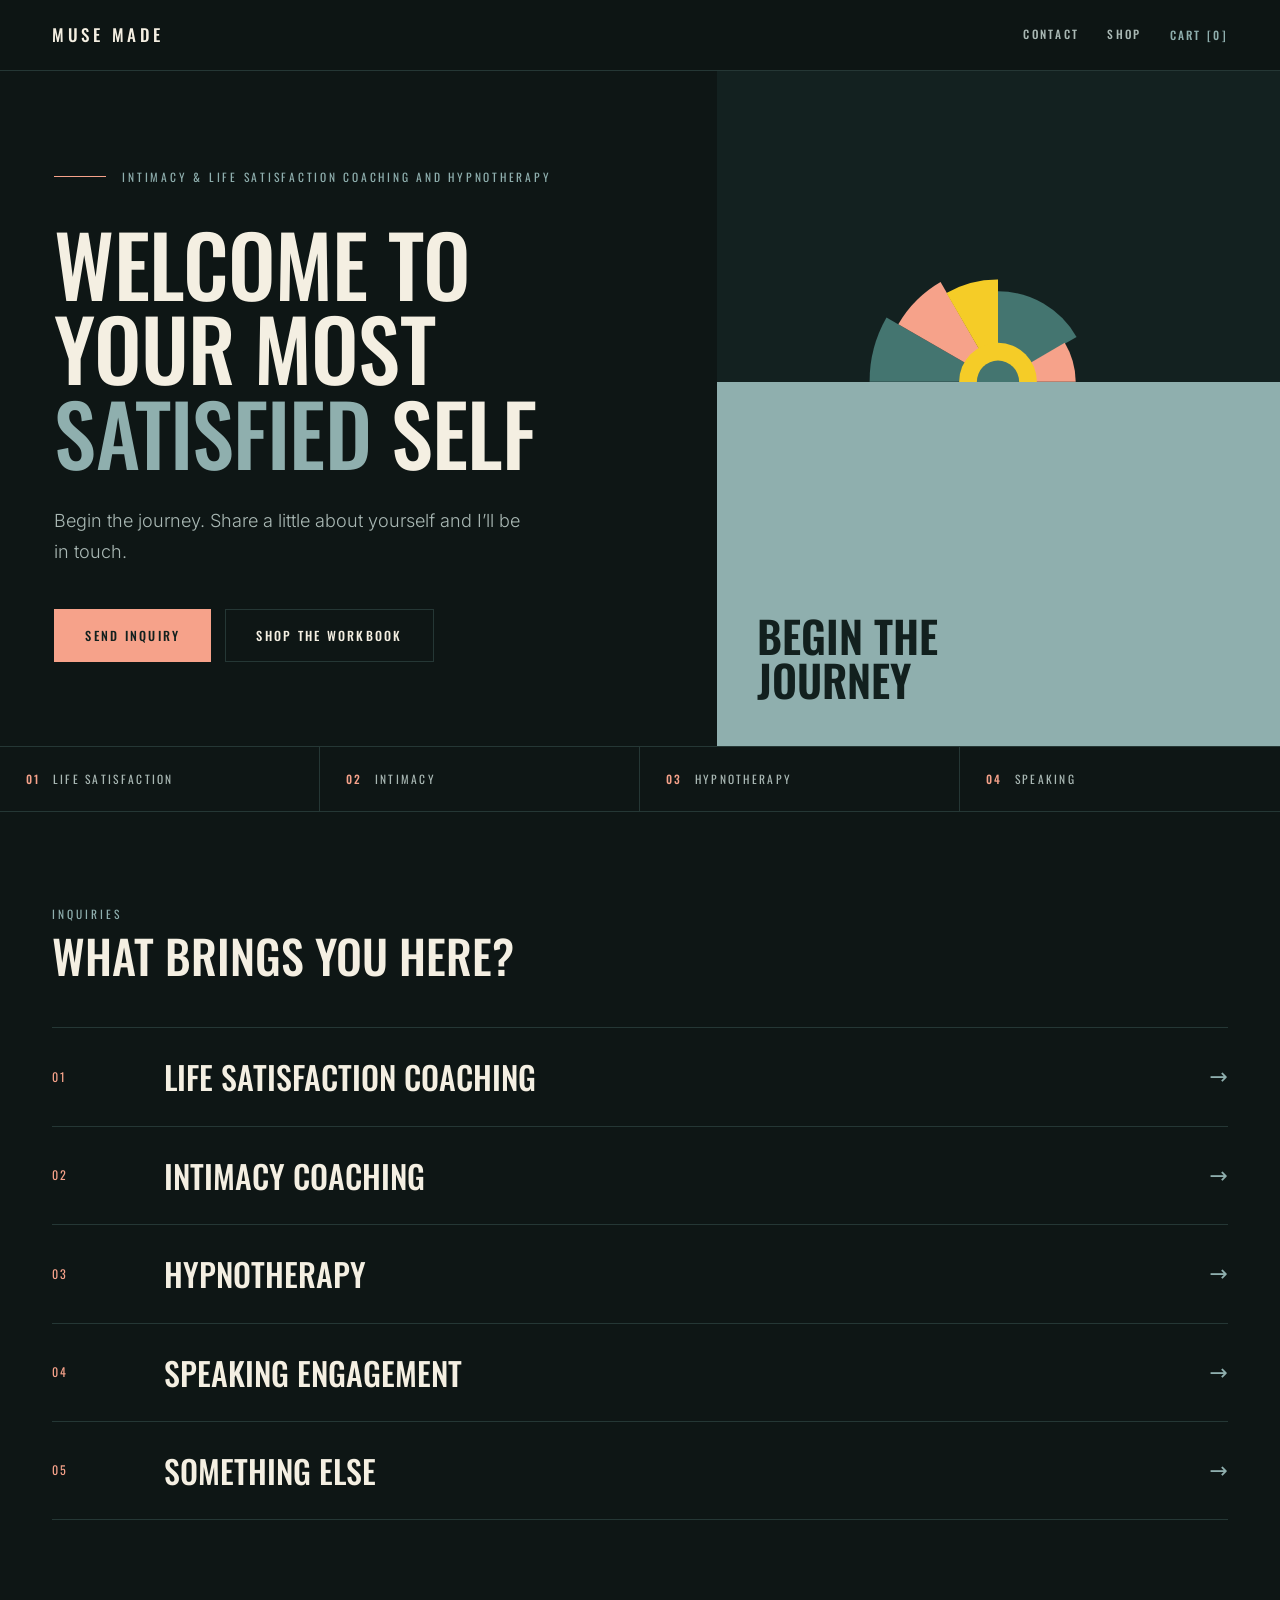
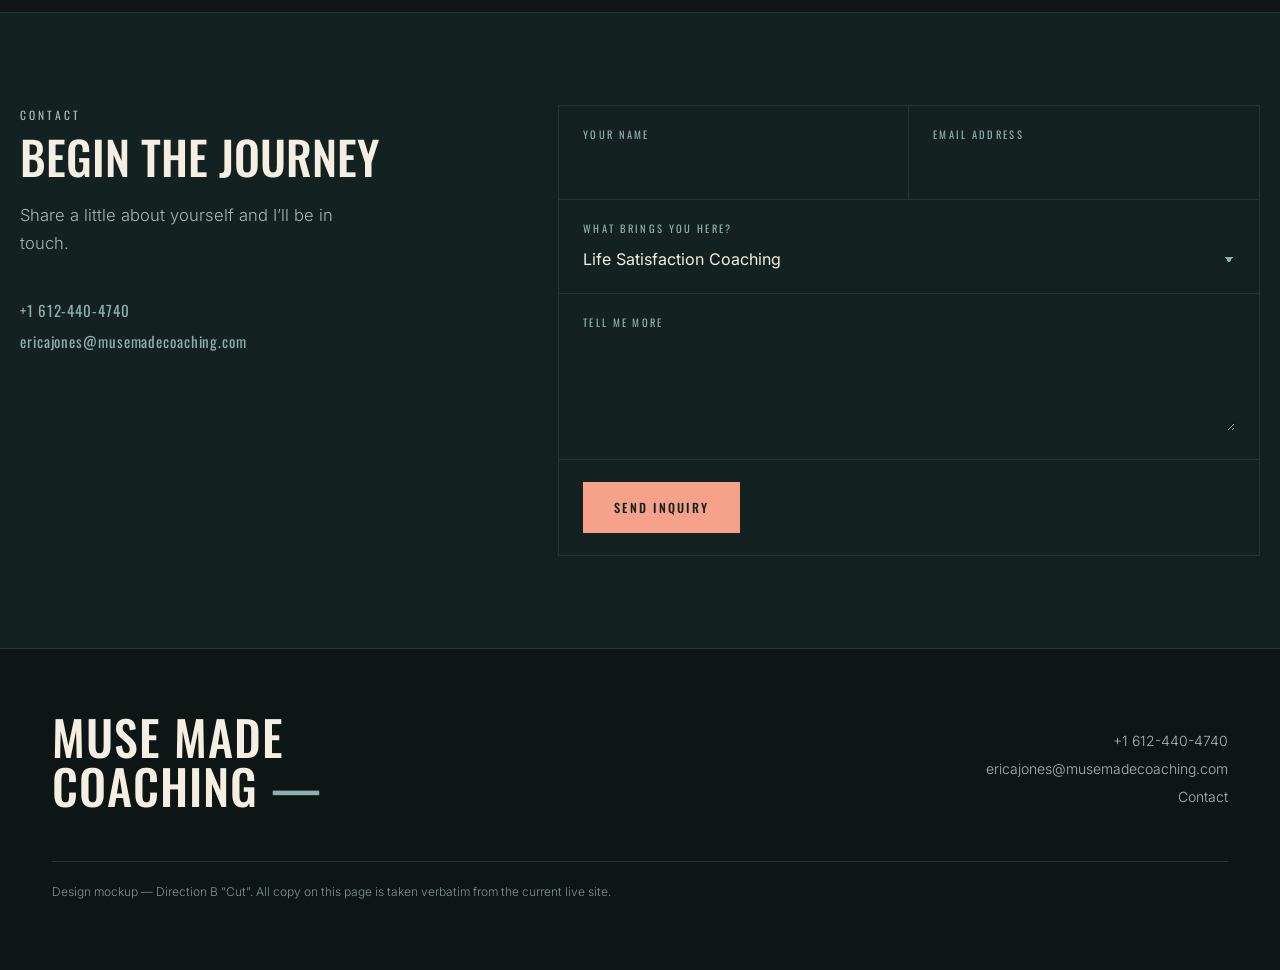
<file: main-dark-02-cut.html>
<!DOCTYPE html>
<html lang="en">
<head>
<meta charset="utf-8">
<meta name="viewport" content="width=device-width, initial-scale=1">
<title>Muse Made Coaching — Direction B: Cut</title>

<style>@font-face{font-family:'Oswald';font-style:normal;font-weight:100 900;font-display:swap;src:url([data-uri]) format('woff2')}@font-face{font-family:'Inter';font-style:normal;font-weight:100 900;font-display:swap;src:url([data-uri]) format('woff2')}</style>
<style>
:root{
  --ink:#0E1615;
  --ink-2:#132120;
  --cream:#F4EFE2;
  --dim:#A9B8B4;
  --sage:#8FAFAE;
  --teal:#447570;
  --salmon:#F6A28A;
  --yellow:#F5CC27;
  --rule:#253735;
  --maxw:1240px;
}
*{box-sizing:border-box}
html{scroll-behavior:smooth}
body{
  margin:0;background:var(--ink);color:var(--cream);
  font-family:'Inter',system-ui,-apple-system,sans-serif;
  font-size:16.5px;line-height:1.7;font-weight:300;-webkit-font-smoothing:antialiased;
}
.wrap{max-width:var(--maxw);margin:0 auto;padding:0 32px}
a{color:inherit}
.disp{font-family:'Oswald','Arial Narrow',Impact,sans-serif;font-weight:500;text-transform:uppercase;letter-spacing:.005em}

/* nav */
header{position:sticky;top:0;z-index:50;background:rgba(14,22,21,.94);backdrop-filter:blur(10px);border-bottom:1px solid var(--rule)}
.nav{display:flex;align-items:center;justify-content:space-between;height:70px;gap:20px}
.wordmark{font-family:'Oswald','Arial Narrow',Impact,sans-serif;font-weight:500;font-size:17px;letter-spacing:.22em;text-transform:uppercase;text-decoration:none}
.navlinks{display:flex;align-items:center;gap:28px;font-size:11.5px;letter-spacing:.2em;text-transform:uppercase;font-weight:500;font-family:'Oswald','Arial Narrow',Impact,sans-serif}
.navlinks a{text-decoration:none;color:var(--dim);padding-bottom:2px;border-bottom:1px solid transparent;transition:.18s}
.navlinks a:hover,.navlinks a:focus-visible{color:var(--cream);border-color:var(--salmon)}
.cart{color:var(--sage)}

/* hero */
.hero{display:grid;grid-template-columns:1.12fr .88fr;border-bottom:1px solid var(--rule)}
@media(max-width:940px){.hero{grid-template-columns:1fr}}
.heroL{padding:96px 32px 84px;max-width:calc(var(--maxw)*0.56);margin-left:auto;width:100%}
@media(max-width:940px){.heroL{margin:0;max-width:none;padding:70px 32px 58px}}
.rule-eyebrow{display:flex;align-items:center;gap:16px;font-family:'Oswald','Arial Narrow',Impact,sans-serif;font-size:11.5px;letter-spacing:.24em;text-transform:uppercase;color:var(--sage);margin:0 0 34px}
.rule-eyebrow::before{content:"";width:52px;height:1px;background:var(--salmon)}
h1{font-family:'Oswald','Arial Narrow',Impact,sans-serif;font-weight:500;text-transform:uppercase;font-size:clamp(46px,6.6vw,88px);line-height:1.0;letter-spacing:-.01em;margin:0;max-width:13ch}
h1 span{color:var(--sage)}
.lede{margin:32px 0 0;max-width:44ch;color:var(--dim);font-size:18px}
.herocta{margin-top:42px;display:flex;gap:14px;flex-wrap:wrap}
.btn{display:inline-block;font-family:'Oswald','Arial Narrow',Impact,sans-serif;font-weight:500;font-size:12.5px;letter-spacing:.18em;text-transform:uppercase;padding:15px 30px;text-decoration:none;transition:.18s;border:1px solid var(--salmon);background:var(--salmon);color:#12201E}
.btn:hover{background:var(--cream);border-color:var(--cream)}
.btn-ghost{background:transparent;color:var(--cream);border-color:var(--rule)}
.btn-ghost:hover{background:transparent;border-color:var(--sage);color:var(--sage)}

/* hero panel */
.heroR{position:relative;background:var(--sage);min-height:520px;overflow:hidden;display:flex;align-items:flex-end}
@media(max-width:940px){.heroR{min-height:340px}}
.heroR .quote{font-family:'Oswald','Arial Narrow',Impact,sans-serif;font-weight:600;text-transform:uppercase;color:#12201E;font-size:clamp(30px,3.4vw,46px);line-height:1.02;padding:0 40px 44px;margin:0;position:relative;z-index:2;max-width:11ch}
.heroR .blk{position:absolute;inset:0;z-index:1}
.heroR .blk .band{position:absolute;left:0;right:0;top:0;height:46%;background:var(--ink-2)}

/* meta strip */
.strip{display:grid;grid-template-columns:repeat(4,1fr);border-bottom:1px solid var(--rule)}
@media(max-width:820px){.strip{grid-template-columns:repeat(2,1fr)}}
.strip div{padding:22px 26px;border-right:1px solid var(--rule);font-family:'Oswald','Arial Narrow',Impact,sans-serif;font-size:11.5px;letter-spacing:.2em;text-transform:uppercase;color:var(--dim)}
.strip div:last-child{border-right:0}
.strip b{color:var(--salmon);font-weight:500;margin-right:12px}

/* services rows */
.section{padding:92px 0}
.kicker{font-family:'Oswald','Arial Narrow',Impact,sans-serif;font-size:11.5px;letter-spacing:.26em;text-transform:uppercase;color:var(--sage);margin:0 0 8px}
.h2{font-family:'Oswald','Arial Narrow',Impact,sans-serif;font-weight:500;text-transform:uppercase;font-size:clamp(30px,4vw,46px);line-height:1.04;margin:0 0 48px}
.rows{border-top:1px solid var(--rule)}
.rw{display:grid;grid-template-columns:88px 1fr auto;align-items:center;gap:24px;padding:30px 0;border-bottom:1px solid var(--rule);transition:.2s}
.rw:hover{padding-left:14px;background:linear-gradient(90deg,rgba(143,175,174,.09),transparent 60%)}
@media(max-width:640px){.rw{grid-template-columns:56px 1fr;gap:16px}.rw .arrow{display:none}}
.rw .n{font-family:'Oswald','Arial Narrow',Impact,sans-serif;font-size:12px;letter-spacing:.2em;color:var(--salmon)}
.rw .t{font-family:'Oswald','Arial Narrow',Impact,sans-serif;font-weight:500;text-transform:uppercase;font-size:clamp(22px,2.6vw,32px);line-height:1.1}
.rw .arrow{color:var(--sage);font-size:22px}

/* form */
.formsec{border-top:1px solid var(--rule);background:var(--ink-2)}
.formgrid{display:grid;grid-template-columns:.8fr 1.2fr;gap:70px;padding:92px 0}
@media(max-width:940px){.formgrid{grid-template-columns:1fr;gap:44px;padding:68px 0}}
.side p{color:var(--dim);max-width:32ch}
.contactline{margin-top:38px;font-size:15px;line-height:2.1;font-family:'Oswald','Arial Narrow',Impact,sans-serif;letter-spacing:.06em}
.contactline a{color:var(--sage);text-decoration:none;border-bottom:1px solid transparent}
.contactline a:hover{border-color:var(--sage)}
form{display:grid;gap:0;border:1px solid var(--rule)}
.fld{padding:20px 24px;border-bottom:1px solid var(--rule)}
.row2{display:grid;grid-template-columns:1fr 1fr}
.row2 .fld:first-child{border-right:1px solid var(--rule)}
@media(max-width:620px){.row2{grid-template-columns:1fr}.row2 .fld:first-child{border-right:0}}
label{display:block;font-family:'Oswald','Arial Narrow',Impact,sans-serif;font-size:10.5px;letter-spacing:.22em;text-transform:uppercase;color:var(--sage);margin-bottom:7px}
input,select,textarea{width:100%;background:transparent;border:0;color:var(--cream);font-family:inherit;font-size:16px;padding:2px 0}
select option{background:var(--ink-2);color:var(--cream)}
select{appearance:none;background-image:linear-gradient(45deg,transparent 50%,var(--sage) 50%),linear-gradient(135deg,var(--sage) 50%,transparent 50%);background-position:right 6px center,right 1px center;background-size:5px 5px,5px 5px;background-repeat:no-repeat}
textarea{resize:vertical;min-height:92px}
input:focus,select:focus,textarea:focus{outline:none}
.fld:focus-within{background:rgba(143,175,174,.06)}
.subrow{padding:22px 24px}
.confirm{display:none;border:1px solid var(--sage);padding:42px 36px}
.confirm.on{display:block}
.confirm h3{font-family:'Oswald','Arial Narrow',Impact,sans-serif;font-weight:500;text-transform:uppercase;font-size:30px;margin:0 0 12px;color:var(--sage)}
.confirm p{margin:0;color:var(--dim)}

/* footer */
footer{padding:64px 0 56px;border-top:1px solid var(--rule)}
.foot{display:flex;justify-content:space-between;gap:30px;flex-wrap:wrap;align-items:flex-end}
.fm{font-family:'Oswald','Arial Narrow',Impact,sans-serif;font-weight:500;text-transform:uppercase;font-size:clamp(26px,4.6vw,48px);line-height:1.02;margin:0;letter-spacing:.02em}
.fm span{color:var(--sage)}
.footinfo{font-size:14px;color:var(--dim);line-height:2;text-align:right}
@media(max-width:700px){.footinfo{text-align:left}}
.footinfo a{text-decoration:none;color:var(--dim)}
.footinfo a:hover{color:var(--cream)}
.mocknote{margin-top:50px;padding-top:20px;border-top:1px solid var(--rule);font-size:12px;color:#82938F}

.wordmark{white-space:nowrap}
@media(max-width:520px){.navlinks{gap:14px;font-size:11px}.cart{padding:5px 9px}.wordmark{font-size:16px}}
</style>
</head>
<body>

<header>
  <div class="wrap nav">
    <a class="wordmark" href="#">Muse Made</a>
    <nav class="navlinks">
      <a href="#inquiry">Contact</a>
      <a href="#">Shop</a>
      <span class="cart">Cart&nbsp;[0]</span>
    </nav>
  </div>
</header>

<section class="hero">
  <div class="heroL">
    <p class="rule-eyebrow">Intimacy &amp; Life Satisfaction Coaching and Hypnotherapy</p>
    <h1>Welcome to your most <span>satisfied</span> self</h1>
    <p class="lede">Begin the journey. Share a little about yourself and I&rsquo;ll be in touch.</p>
    <div class="herocta">
      <a class="btn" href="#inquiry">Send Inquiry</a>
      <a class="btn btn-ghost" href="#">Shop the Workbook</a>
    </div>
  </div>
  <div class="heroR">
    <div class="blk">
      <div class="band"></div>
      <svg viewBox="0 90 400 150" style="position:absolute;left:50%;bottom:54%;transform:translateX(-50%);width:60%" aria-hidden="true">
        <g transform="translate(200,240)">
          <path d="M0,0 L-152,0 A152,152 0 0,1 -132,-76 Z" fill="#447570"/>
          <path d="M0,0 L-118,-68 A137,137 0 0,1 -68,-118 Z" fill="#F6A28A"/>
          <path d="M0,0 L-61,-105 A121,121 0 0,1 0,-121 Z" fill="#F5CC27"/>
          <path d="M0,0 L0,-107 A107,107 0 0,1 93,-53 Z" fill="#447570"/>
          <path d="M0,0 L79,-46 A92,92 0 0,1 92,0 Z" fill="#F6A28A"/>
          <circle r="46" fill="#F5CC27"/>
          <circle r="25" fill="#447570"/>
        </g>
      </svg>
    </div>
    <p class="quote">Begin the journey</p>
  </div>
</section>

<div class="strip">
  <div><b>01</b>Life Satisfaction</div>
  <div><b>02</b>Intimacy</div>
  <div><b>03</b>Hypnotherapy</div>
  <div><b>04</b>Speaking</div>
</div>

<section class="section">
  <div class="wrap">
    <p class="kicker">Inquiries</p>
    <h2 class="h2">What brings you here?</h2>
    <div class="rows">
      <div class="rw"><span class="n">01</span><span class="t">Life Satisfaction Coaching</span><span class="arrow">&rarr;</span></div>
      <div class="rw"><span class="n">02</span><span class="t">Intimacy Coaching</span><span class="arrow">&rarr;</span></div>
      <div class="rw"><span class="n">03</span><span class="t">Hypnotherapy</span><span class="arrow">&rarr;</span></div>
      <div class="rw"><span class="n">04</span><span class="t">Speaking Engagement</span><span class="arrow">&rarr;</span></div>
      <div class="rw"><span class="n">05</span><span class="t">Something else</span><span class="arrow">&rarr;</span></div>
    </div>
  </div>
</section>

<section class="formsec" id="inquiry">
  <div class="wrap formgrid">
    <div class="side">
      <p class="kicker">Contact</p>
      <h2 class="h2" style="margin-bottom:20px">Begin the journey</h2>
      <p>Share a little about yourself and I&rsquo;ll be in touch.</p>
      <div class="contactline">
        <a href="tel:+16124404740">+1 612-440-4740</a><br>
        <a href="mailto:ericajones@musemadecoaching.com">ericajones@musemadecoaching.com</a>
      </div>
    </div>
    <div>
      <form id="inq" novalidate>
        <div class="row2">
          <div class="fld"><label for="n2">Your Name</label><input id="n2" type="text" autocomplete="name"></div>
          <div class="fld"><label for="e2">Email Address</label><input id="e2" type="email" autocomplete="email"></div>
        </div>
        <div class="fld">
          <label for="s2">What brings you here?</label>
          <select id="s2">
            <option>Life Satisfaction Coaching</option>
            <option>Intimacy Coaching</option>
            <option>Hypnotherapy</option>
            <option>Speaking Engagement</option>
            <option>Something else</option>
          </select>
        </div>
        <div class="fld"><label for="m2">Tell me more</label><textarea id="m2"></textarea></div>
        <div class="subrow"><button class="btn" type="submit">Send Inquiry</button></div>
      </form>
      <div class="confirm" id="ok2">
        <h3>Message Received</h3>
        <p>Thank you for reaching out. I&rsquo;ll be in touch soon to begin our conversation.</p>
      </div>
    </div>
  </div>
</section>

<footer>
  <div class="wrap">
    <div class="foot">
      <p class="fm">Muse Made<br>Coaching<span>&nbsp;&mdash;</span></p>
      <div class="footinfo">
        <a href="tel:+16124404740">+1 612-440-4740</a><br>
        <a href="mailto:ericajones@musemadecoaching.com">ericajones@musemadecoaching.com</a><br>
        <a href="#inquiry">Contact</a>
      </div>
    </div>
    <p class="mocknote">Design mockup — Direction B "Cut". All copy on this page is taken verbatim from the current live site.</p>
  </div>
</footer>

<script>
document.getElementById('inq').addEventListener('submit',function(e){
  e.preventDefault();
  this.style.display='none';
  document.getElementById('ok2').classList.add('on');
});
</script>
</body>
</html>
</file>
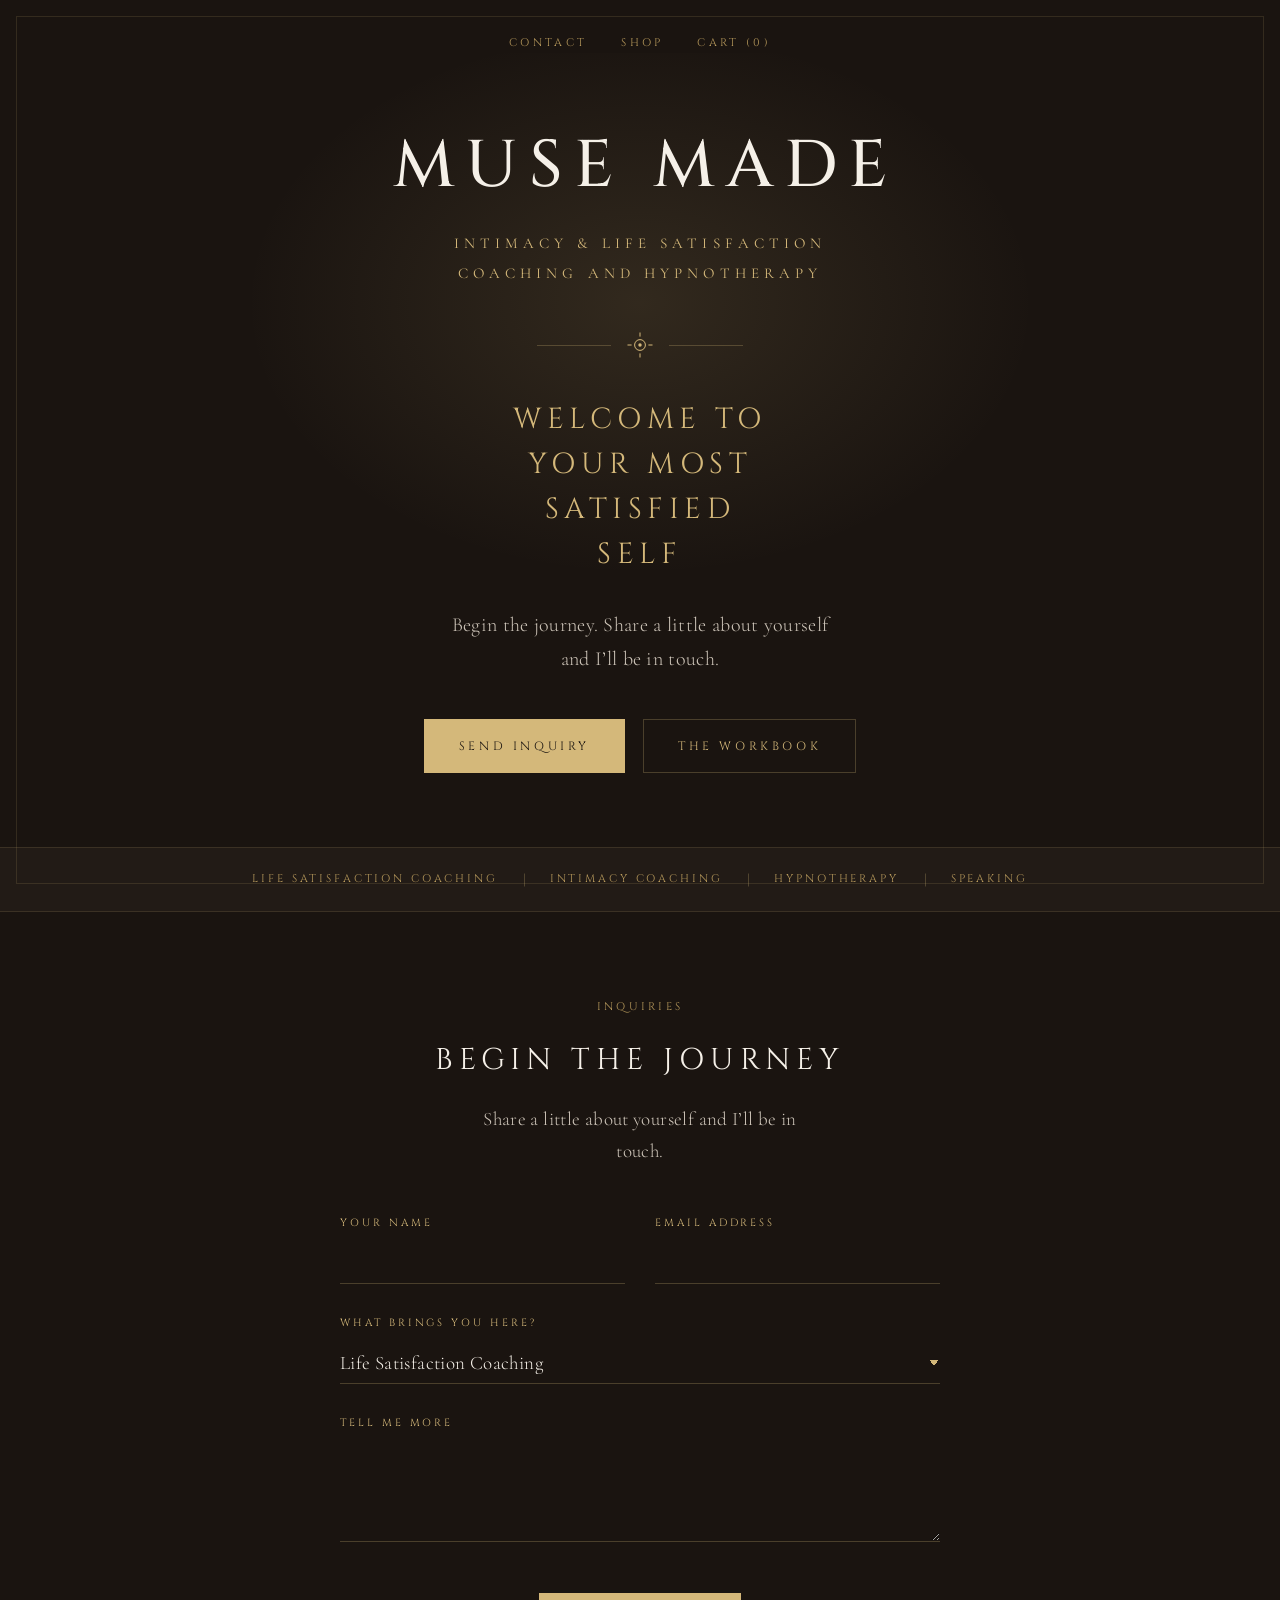
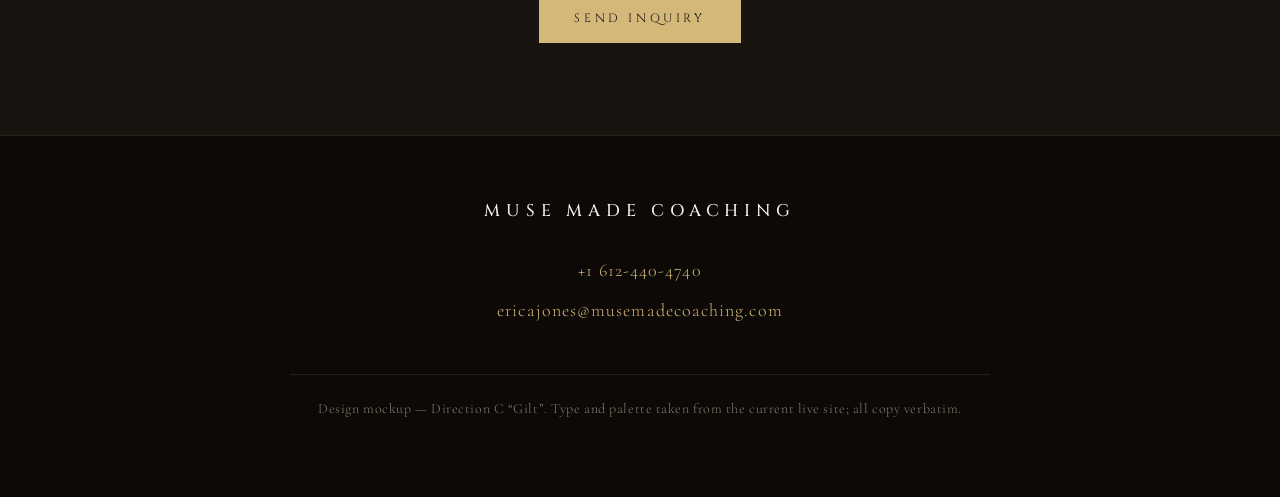
<file: main-dark-03-gilt.html>
<!DOCTYPE html>
<html lang="en">
<head>
<meta charset="utf-8">
<meta name="viewport" content="width=device-width, initial-scale=1">
<title>Muse Made Coaching — Direction C: Gilt</title>
<style>@font-face{font-family:'Cinzel';font-style:normal;font-weight:100 900;font-display:swap;src:url([data-uri]) format('woff2')}@font-face{font-family:'Cormorant Garamond';font-style:italic;font-weight:100 900;font-display:swap;src:url([data-uri]) format('woff2')}@font-face{font-family:'Cormorant Garamond';font-style:normal;font-weight:100 900;font-display:swap;src:url([data-uri]) format('woff2')}</style>
<style>
:root{
  --bg:#1A1410;
  --bg-2:#221B16;
  --deep:#0C0906;
  --cream:#F5F0E8;
  --cream-soft:#CFC6BA;
  --gold:#D4B87A;
  --gold-dim:#B89A5C;
  --rule:rgba(212,184,122,.26);
  --rule-soft:rgba(212,184,122,.14);
  --maxw:760px;
}
*{box-sizing:border-box}
html{scroll-behavior:smooth}
body{
  margin:0;background:var(--bg);color:var(--cream);
  font-family:'Cormorant Garamond',Garamond,'Times New Roman',serif;
  font-size:19px;line-height:1.72;font-weight:300;letter-spacing:.02em;
  -webkit-font-smoothing:antialiased;
}
.wrap{max-width:var(--maxw);margin:0 auto;padding:0 30px}
a{color:inherit}
.cin{font-family:'Cinzel',Georgia,serif;text-transform:uppercase}

/* gold hairline frame */
.frame{position:fixed;inset:16px;border:1px solid var(--rule-soft);pointer-events:none;z-index:60}
@media(max-width:640px){.frame{inset:9px}}

/* nav */
header{position:relative;z-index:40}
.nav{display:flex;align-items:center;justify-content:center;gap:34px;padding:34px 0 0;
  font-family:'Cinzel',Georgia,serif;font-size:11px;letter-spacing:.3em;text-transform:uppercase}
.nav a{text-decoration:none;color:var(--gold-dim);transition:color .2s}
.nav a:hover,.nav a:focus-visible{color:var(--gold)}

/* hero */
.hero{position:relative;overflow:hidden;text-align:center;padding:78px 0 74px}
.glow{position:absolute;left:50%;top:-60px;transform:translateX(-50%);width:900px;height:620px;
  background:radial-gradient(ellipse at center,rgba(212,184,122,.13),rgba(212,184,122,0) 62%);pointer-events:none}
@media(max-width:700px){.glow{width:560px;height:440px}}
.mark{position:relative;font-family:'Cinzel',Georgia,serif;font-weight:500;text-transform:uppercase;
  font-size:clamp(38px,7.2vw,66px);line-height:1.08;letter-spacing:.17em;margin:0 0 0 .17em;color:var(--cream)}
.tagline{position:relative;font-size:clamp(12px,1.6vw,15px);letter-spacing:.34em;text-transform:uppercase;
  color:var(--gold);font-weight:400;margin:26px 0 0;line-height:2}
.orn{position:relative;display:flex;align-items:center;justify-content:center;gap:16px;margin:44px 0 40px}
.orn::before,.orn::after{content:"";width:74px;height:1px;background:var(--rule)}
.orn svg{display:block}
h1{position:relative;font-family:'Cinzel',Georgia,serif;font-weight:400;text-transform:uppercase;
  font-size:clamp(20px,3.1vw,29px);line-height:1.55;letter-spacing:.19em;color:var(--gold);margin:0 auto;max-width:16ch}
.lede{position:relative;margin:30px auto 0;max-width:40ch;font-size:20px;color:var(--cream-soft);letter-spacing:.015em}
.cta{position:relative;margin-top:42px;display:flex;gap:18px;justify-content:center;flex-wrap:wrap}
.btn{display:inline-block;font-family:'Cinzel',Georgia,serif;font-size:12px;letter-spacing:.3em;text-transform:uppercase;
  padding:16px 34px;text-decoration:none;background:var(--gold);color:#1A1410;border:1px solid var(--gold);transition:.2s;cursor:pointer}
.btn:hover{background:var(--cream);border-color:var(--cream)}
.btn-ghost{background:transparent;color:var(--gold);border-color:var(--rule)}
.btn-ghost:hover{background:transparent;color:var(--cream);border-color:var(--gold)}

/* services rule row */
.svc{border-top:1px solid var(--rule-soft);border-bottom:1px solid var(--rule-soft);background:var(--bg-2)}
.svcrow{display:flex;justify-content:center;flex-wrap:wrap;gap:0;padding:0;max-width:1080px}
.svcrow span{font-family:'Cinzel',Georgia,serif;font-size:11px;letter-spacing:.26em;text-transform:uppercase;
  color:var(--gold-dim);padding:22px 26px;position:relative}
.svcrow span+span::before{content:"";position:absolute;left:0;top:50%;transform:translateY(-50%);width:1px;height:13px;background:var(--rule)}
@media(max-width:760px){.svcrow{flex-direction:column;text-align:center}.svcrow span+span::before{display:none}
  .svcrow span{padding:14px 0;border-top:1px solid var(--rule-soft)}}

/* form */
.formsec{padding:86px 0 92px;text-align:center}
.kicker{font-family:'Cinzel',Georgia,serif;font-size:11px;letter-spacing:.3em;text-transform:uppercase;color:var(--gold-dim);margin:0 0 18px}
.formsec h2{font-family:'Cinzel',Georgia,serif;font-weight:400;text-transform:uppercase;font-size:clamp(22px,3vw,30px);
  letter-spacing:.2em;margin:0 0 16px;color:var(--cream)}
.formsec .sub{max-width:38ch;margin:0 auto 46px;color:var(--cream-soft)}
form{display:grid;gap:30px;text-align:left;max-width:600px;margin:0 auto}
.row{display:grid;grid-template-columns:1fr 1fr;gap:30px}
@media(max-width:600px){.row{grid-template-columns:1fr}}
label{display:block;font-family:'Cinzel',Georgia,serif;font-size:10.5px;letter-spacing:.28em;text-transform:uppercase;
  color:var(--gold);margin-bottom:10px}
input,select,textarea{width:100%;background:transparent;border:0;border-bottom:1px solid var(--rule);
  color:var(--cream);font-family:'Cormorant Garamond',Garamond,serif;font-size:19px;font-weight:300;letter-spacing:.02em;
  padding:9px 0;transition:border-color .2s}
select{appearance:none;border-radius:0;
  background-image:linear-gradient(45deg,transparent 50%,var(--gold) 50%),linear-gradient(135deg,var(--gold) 50%,transparent 50%);
  background-position:right 6px center,right 1px center;background-size:5px 5px,5px 5px;background-repeat:no-repeat}
select option{background:#221B16;color:var(--cream)}
textarea{resize:vertical;min-height:100px}
input:focus,select:focus,textarea:focus{outline:none;border-bottom-color:var(--gold)}
.sendrow{text-align:center;margin-top:10px}
.confirm{display:none;max-width:560px;margin:0 auto;border:1px solid var(--rule);padding:52px 40px}
.confirm.on{display:block}
.confirm h3{font-family:'Cinzel',Georgia,serif;font-weight:400;text-transform:uppercase;font-size:21px;letter-spacing:.26em;
  color:var(--gold);margin:0 0 18px}
.confirm p{margin:0;color:var(--cream-soft)}

/* footer */
footer{border-top:1px solid var(--rule-soft);background:var(--deep);padding:60px 0 62px;text-align:center}
.fmark{font-family:'Cinzel',Georgia,serif;font-weight:500;text-transform:uppercase;font-size:17px;letter-spacing:.34em;
  margin:0 0 26px;color:var(--cream)}
.finfo{font-size:18px;line-height:2.2;letter-spacing:.06em}
.finfo a{color:var(--gold);text-decoration:none;border-bottom:1px solid transparent;transition:.2s}
.finfo a:hover{border-color:var(--gold)}
.mocknote{margin-top:44px;padding-top:22px;border-top:1px solid var(--rule-soft);font-size:14px;color:#8A7E70;letter-spacing:.04em}
</style>
</head>
<body>
<div class="frame" aria-hidden="true"></div>

<header>
  <nav class="nav">
    <a href="#inquiry">Contact</a>
    <a href="#">Shop</a>
    <a href="#">Cart (0)</a>
  </nav>
</header>

<section class="hero">
  <div class="glow" aria-hidden="true"></div>
  <div class="wrap">
    <p class="mark">Muse Made</p>
    <p class="tagline">Intimacy &amp; Life Satisfaction<br>Coaching and Hypnotherapy</p>

    <div class="orn" aria-hidden="true">
      <svg width="26" height="26" viewBox="0 0 26 26">
        <circle cx="13" cy="13" r="5.4" fill="none" stroke="#D4B87A" stroke-width="1"/>
        <circle cx="13" cy="13" r="1.7" fill="#D4B87A"/>
        <g stroke="#D4B87A" stroke-width="1">
          <line x1="13" y1="0.5" x2="13" y2="4.6"/><line x1="13" y1="21.4" x2="13" y2="25.5"/>
          <line x1="0.5" y1="13" x2="4.6" y2="13"/><line x1="21.4" y1="13" x2="25.5" y2="13"/>
        </g>
      </svg>
    </div>

    <h1>Welcome to your most satisfied self</h1>
    <p class="lede">Begin the journey. Share a little about yourself and I&rsquo;ll be in touch.</p>
    <div class="cta">
      <a class="btn" href="#inquiry">Send Inquiry</a>
      <a class="btn btn-ghost" href="#">The Workbook</a>
    </div>
  </div>
</section>

<div class="svc">
  <div class="wrap svcrow">
    <span>Life Satisfaction Coaching</span>
    <span>Intimacy Coaching</span>
    <span>Hypnotherapy</span>
    <span>Speaking</span>
  </div>
</div>

<section class="formsec" id="inquiry">
  <div class="wrap">
    <p class="kicker">Inquiries</p>
    <h2>Begin the journey</h2>
    <p class="sub">Share a little about yourself and I&rsquo;ll be in touch.</p>

    <form id="inq" novalidate>
      <div class="row">
        <div><label for="n3">Your Name</label><input id="n3" type="text" autocomplete="name"></div>
        <div><label for="e3">Email Address</label><input id="e3" type="email" autocomplete="email"></div>
      </div>
      <div>
        <label for="s3">What brings you here?</label>
        <select id="s3">
          <option>Life Satisfaction Coaching</option>
          <option>Intimacy Coaching</option>
          <option>Hypnotherapy</option>
          <option>Speaking Engagement</option>
          <option>Something else</option>
        </select>
      </div>
      <div><label for="m3">Tell me more</label><textarea id="m3"></textarea></div>
      <div class="sendrow"><button class="btn" type="submit">Send Inquiry</button></div>
    </form>

    <div class="confirm" id="ok3">
      <h3>Message Received</h3>
      <p>Thank you for reaching out. I&rsquo;ll be in touch soon to begin our conversation.</p>
    </div>
  </div>
</section>

<footer>
  <div class="wrap">
    <p class="fmark">Muse Made Coaching</p>
    <div class="finfo">
      <a href="tel:+16124404740">+1 612-440-4740</a><br>
      <a href="mailto:ericajones@musemadecoaching.com">ericajones@musemadecoaching.com</a>
    </div>
    <p class="mocknote">Design mockup — Direction C “Gilt”. Type and palette taken from the current live site; all copy verbatim.</p>
  </div>
</footer>

<script>
document.getElementById('inq').addEventListener('submit',function(e){
  e.preventDefault();
  this.style.display='none';
  document.getElementById('ok3').classList.add('on');
});
</script>
</body>
</html>
</file>
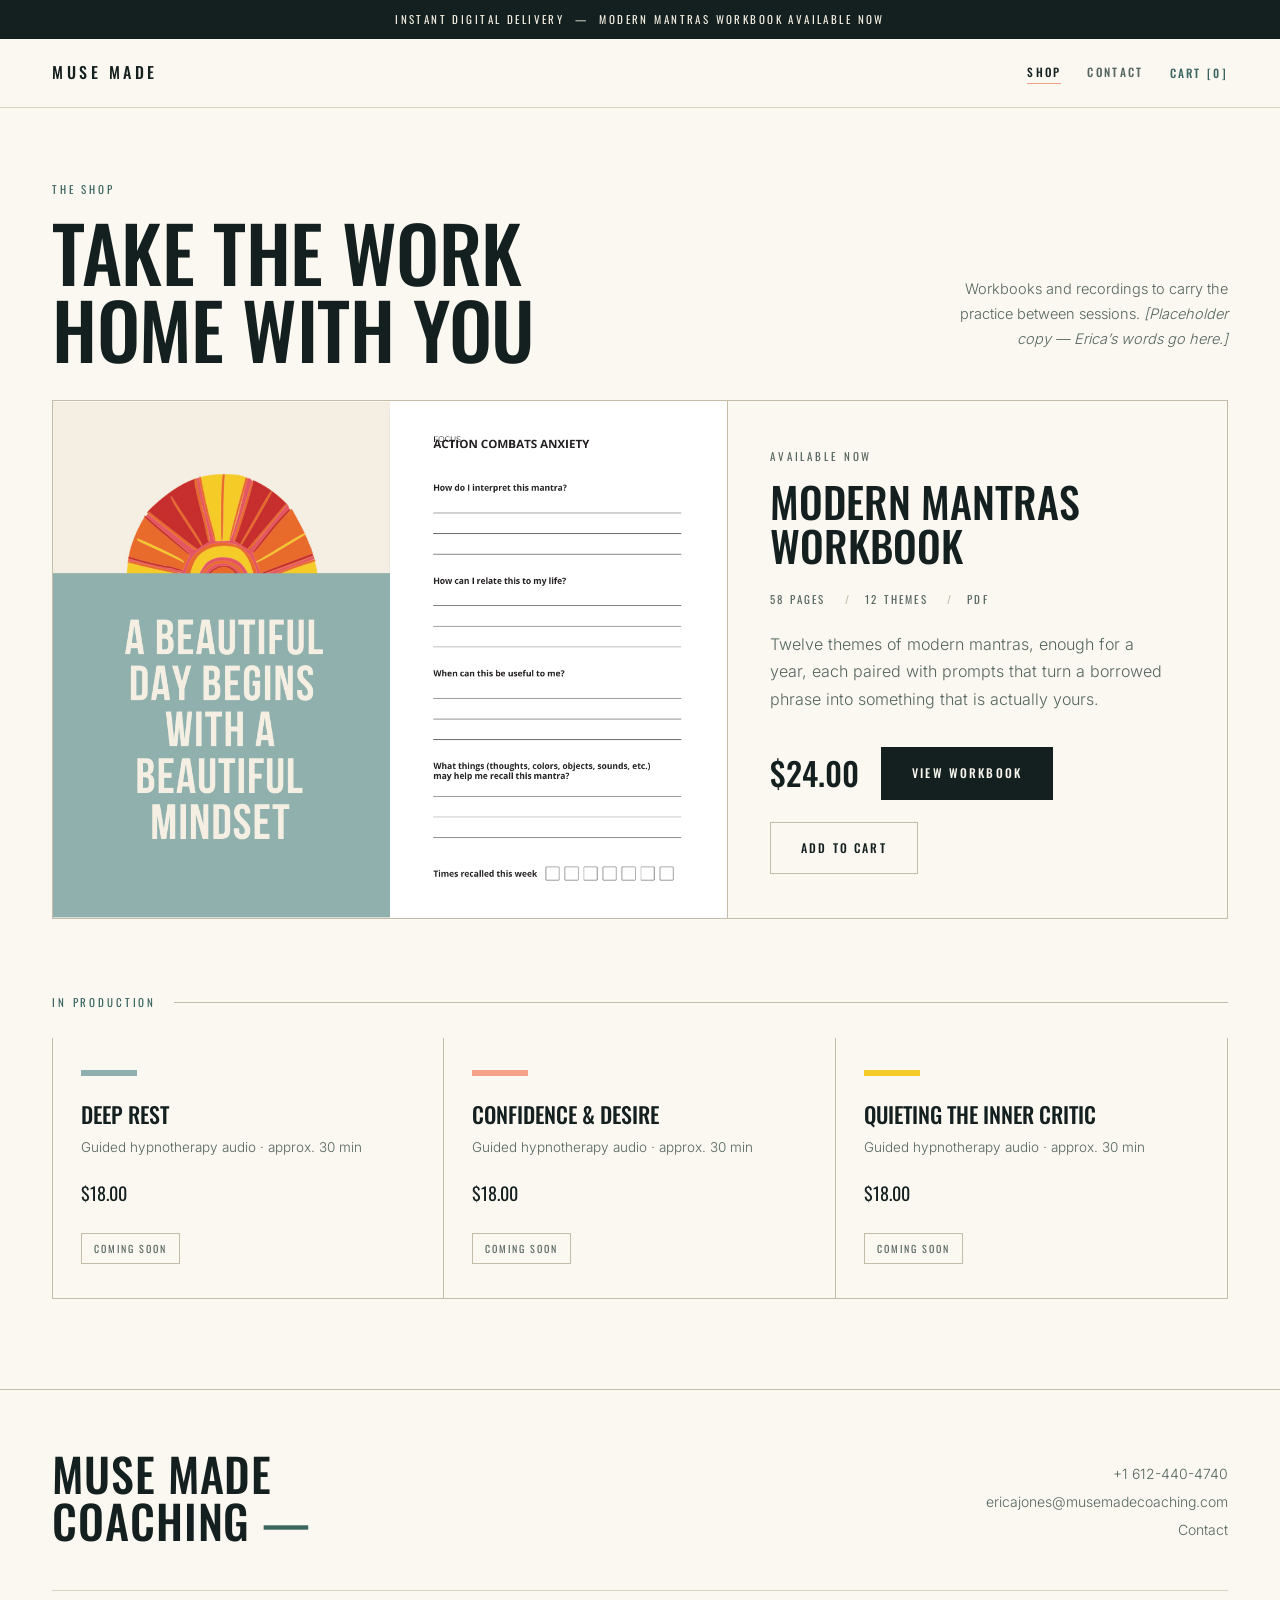
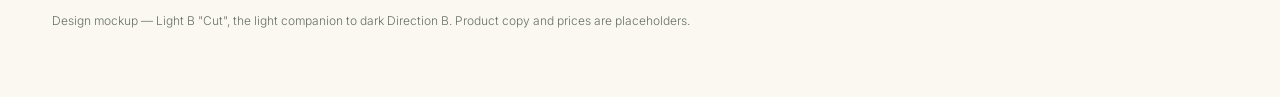
<file: product-light-02-cut.html>
<!DOCTYPE html>
<html lang="en">
<head>
<meta charset="utf-8">
<meta name="viewport" content="width=device-width, initial-scale=1">
<title>Muse Made Shop — Light B: Cut</title>

<style>@font-face{font-family:'Oswald';font-style:normal;font-weight:100 900;font-display:swap;src:url([data-uri]) format('woff2')}@font-face{font-family:'Inter';font-style:normal;font-weight:100 900;font-display:swap;src:url([data-uri]) format('woff2')}</style>
<style>
:root{
  --paper:#FBF8F1;
  --paper-2:#F4EFE2;
  --ink:#14201F;
  --ink-soft:#55655F;
  --teal:#3B6560;      /* AA-safe on paper */
  --sage:#8FAFAE;
  --salmon:#F6A28A;
  --yellow:#F5CC27;
  --rule:#DAD3C4;
  --rule-2:#C3BCA9;
  --maxw:1240px;
}
*{box-sizing:border-box}
html{scroll-behavior:smooth}
body{margin:0;background:var(--paper);color:var(--ink);
  font-family:'Inter',system-ui,-apple-system,sans-serif;font-size:16px;line-height:1.72;font-weight:300;-webkit-font-smoothing:antialiased}
.wrap{max-width:var(--maxw);margin:0 auto;padding:0 32px}
a{color:inherit}
img{max-width:100%;display:block}
.osw{font-family:'Oswald','Arial Narrow',Impact,sans-serif;font-weight:500;text-transform:uppercase}

header{position:sticky;top:0;z-index:50;background:rgba(251,248,241,.95);backdrop-filter:blur(10px);border-bottom:1px solid var(--rule)}
.nav{display:flex;align-items:center;justify-content:space-between;height:68px;gap:20px}
.wordmark{font-family:'Oswald','Arial Narrow',Impact,sans-serif;font-weight:500;font-size:16px;letter-spacing:.22em;text-transform:uppercase;text-decoration:none}
.navlinks{display:flex;align-items:center;gap:26px;font-family:'Oswald','Arial Narrow',Impact,sans-serif;font-size:11.5px;letter-spacing:.2em;text-transform:uppercase;font-weight:500}
.navlinks a{text-decoration:none;color:var(--ink-soft);cursor:pointer;padding-bottom:2px;border-bottom:1px solid transparent;transition:.18s}
.navlinks a:hover,.navlinks a.on{color:var(--ink);border-color:var(--salmon)}
.cart{color:var(--teal)}
.notice{background:var(--ink);color:var(--paper-2);font-family:'Oswald','Arial Narrow',Impact,sans-serif;font-size:11px;letter-spacing:.22em;text-transform:uppercase;text-align:center;padding:10px}

.view{display:none}.view.on{display:block}

/* ---------- shop ---------- */
.shophead{display:grid;grid-template-columns:1fr auto;gap:40px;align-items:end;padding:72px 0 34px;border-bottom:1px solid var(--rule-2)}
@media(max-width:820px){.shophead{grid-template-columns:1fr;align-items:start}}
.kicker{font-family:'Oswald','Arial Narrow',Impact,sans-serif;font-size:11px;letter-spacing:.26em;text-transform:uppercase;color:var(--teal);margin:0 0 14px}
h1{font-family:'Oswald','Arial Narrow',Impact,sans-serif;font-weight:500;text-transform:uppercase;font-size:clamp(40px,6vw,78px);line-height:1;margin:0;letter-spacing:-.005em}
.shophead .r{font-size:14.5px;color:var(--ink-soft);max-width:32ch;text-align:right}
@media(max-width:820px){.shophead .r{text-align:left}}

.feature{display:grid;grid-template-columns:1.15fr .85fr;border:1px solid var(--rule-2);border-top:0;margin-bottom:0}
@media(max-width:880px){.feature{grid-template-columns:1fr}}
.feature .img{background:var(--paper-2);border-right:1px solid var(--rule-2);overflow:hidden}
@media(max-width:880px){.feature .img{border-right:0;border-bottom:1px solid var(--rule-2)}}
.feature .img img{width:100%;height:100%;object-fit:cover;aspect-ratio:16/11}
.feature .txt{padding:46px 42px 44px;display:flex;flex-direction:column}
.feature h2{font-family:'Oswald','Arial Narrow',Impact,sans-serif;font-weight:500;text-transform:uppercase;font-size:clamp(28px,3.4vw,42px);line-height:1.04;margin:14px 0 0}
.spec{margin:22px 0 0;font-family:'Oswald','Arial Narrow',Impact,sans-serif;font-size:11px;letter-spacing:.2em;text-transform:uppercase;color:var(--ink-soft);display:flex;gap:14px;flex-wrap:wrap}
.spec span::after{content:" /";color:var(--rule-2);margin-left:14px}
.spec span:last-child::after{content:""}
.feature p{color:var(--ink-soft);margin:22px 0 0;max-width:40ch}
.pricerow{margin-top:auto;padding-top:34px;display:flex;align-items:center;gap:22px;flex-wrap:wrap}
.bigprice{font-family:'Oswald','Arial Narrow',Impact,sans-serif;font-weight:500;font-size:32px;line-height:1}
.btn{display:inline-block;font-family:'Oswald','Arial Narrow',Impact,sans-serif;font-weight:500;font-size:12px;letter-spacing:.18em;text-transform:uppercase;padding:15px 30px;text-decoration:none;cursor:pointer;transition:.18s;border:1px solid var(--ink);background:var(--ink);color:var(--paper)}
.btn:hover{background:var(--teal);border-color:var(--teal)}
.btn-ghost{background:transparent;color:var(--ink);border-color:var(--rule-2)}
.btn-ghost:hover{background:transparent;border-color:var(--ink);color:var(--ink)}

.soonhead{display:flex;align-items:center;gap:18px;margin:74px 0 0}
.soonhead .k{font-family:'Oswald','Arial Narrow',Impact,sans-serif;font-size:11px;letter-spacing:.26em;text-transform:uppercase;color:var(--teal)}
.soonhead::after{content:"";flex:1;height:1px;background:var(--rule-2)}
.soongrid{display:grid;grid-template-columns:repeat(3,1fr);gap:0;border:1px solid var(--rule-2);border-top:0;margin:26px 0 90px}
@media(max-width:820px){.soongrid{grid-template-columns:1fr}}
.sc{padding:32px 28px 34px;border-right:1px solid var(--rule-2);display:flex;flex-direction:column;gap:10px}
.sc:last-child{border-right:0}
@media(max-width:820px){.sc{border-right:0;border-bottom:1px solid var(--rule-2)}.sc:last-child{border-bottom:0}}
.swatch{height:6px;width:56px;margin-bottom:16px}
.sc .t{font-family:'Oswald','Arial Narrow',Impact,sans-serif;font-weight:500;text-transform:uppercase;font-size:22px;line-height:1.1}
.sc .m{font-size:13.5px;color:var(--ink-soft)}
.sc .p{font-family:'Oswald','Arial Narrow',Impact,sans-serif;font-size:18px;margin-top:8px}
.pill{align-self:flex-start;margin-top:14px;font-family:'Oswald','Arial Narrow',Impact,sans-serif;font-size:10px;letter-spacing:.2em;text-transform:uppercase;border:1px solid var(--rule-2);color:var(--ink-soft);padding:6px 12px}

/* ---------- pdp ---------- */
.crumb{padding:26px 0 0;font-family:'Oswald','Arial Narrow',Impact,sans-serif;font-size:11px;letter-spacing:.2em;text-transform:uppercase;color:var(--ink-soft)}
.crumb a{cursor:pointer;text-decoration:none;border-bottom:1px solid var(--rule-2)}
.crumb a:hover{color:var(--ink)}
.pdp{display:grid;grid-template-columns:.86fr 1.14fr;gap:56px;padding:34px 0 88px;align-items:start}
@media(max-width:940px){.pdp{grid-template-columns:1fr;gap:36px}}
.pcol{position:sticky;top:92px}
@media(max-width:940px){.pcol{position:static}}
.pcol h2{font-family:'Oswald','Arial Narrow',Impact,sans-serif;font-weight:500;text-transform:uppercase;font-size:clamp(32px,4.2vw,52px);line-height:1.02;margin:12px 0 20px}
.pcol .desc{color:var(--ink-soft);margin:0 0 18px}
.buybox{margin:28px 0 0;display:flex;gap:12px;flex-wrap:wrap}
.delivery{margin-top:14px;font-size:13px;color:var(--ink-soft)}
.dl{border-top:1px solid var(--rule-2);margin-top:34px;padding-top:26px;display:grid;gap:0}
.dl div{display:grid;grid-template-columns:130px 1fr;gap:16px;padding:12px 0;border-bottom:1px solid var(--rule);font-size:14.5px}
.dl dt2{font-family:'Oswald','Arial Narrow',Impact,sans-serif;font-size:11px;letter-spacing:.18em;text-transform:uppercase;color:var(--teal)}
.prompts{margin-top:32px;border:1px solid var(--rule-2);padding:26px 26px 28px;background:var(--paper-2)}
.prompts h4{font-family:'Oswald','Arial Narrow',Impact,sans-serif;font-weight:500;font-size:11.5px;letter-spacing:.22em;text-transform:uppercase;margin:0 0 16px}
.prompts ol{margin:0;padding-left:20px;color:var(--ink-soft);font-size:14.5px;display:grid;gap:7px}
.stack{display:grid;gap:16px}
.stack figure{margin:0;border:1px solid var(--rule-2);background:#fff}
.stack figcaption{font-family:'Oswald','Arial Narrow',Impact,sans-serif;font-size:10.5px;letter-spacing:.2em;text-transform:uppercase;color:var(--ink-soft);padding:11px 16px;border-top:1px solid var(--rule)}
.credits{margin-top:26px;font-size:12.5px;color:var(--ink-soft)}

footer{border-top:1px solid var(--rule-2);padding:60px 0 54px}
.foot{display:flex;justify-content:space-between;gap:30px;flex-wrap:wrap;align-items:flex-end}
.fm{font-family:'Oswald','Arial Narrow',Impact,sans-serif;font-weight:500;text-transform:uppercase;font-size:clamp(26px,4.4vw,46px);line-height:1.02;margin:0;letter-spacing:.02em}
.fm span{color:var(--teal)}
.footinfo{font-size:14px;color:var(--ink-soft);line-height:2;text-align:right}
@media(max-width:700px){.footinfo{text-align:left}}
.footinfo a{text-decoration:none;color:var(--ink-soft)}
.footinfo a:hover{color:var(--ink)}
.mocknote{margin-top:46px;padding-top:20px;border-top:1px solid var(--rule);font-size:12px;color:#657069}

.wordmark{white-space:nowrap}
@media(max-width:520px){.navlinks{gap:14px;font-size:11px}.cart{padding:5px 9px}.wordmark{font-size:16px}}
</style>
</head>
<body>

<div class="notice">Instant digital delivery &nbsp;&mdash;&nbsp; Modern Mantras Workbook available now</div>

<header>
  <div class="wrap nav">
    <a class="wordmark" href="#">Muse Made</a>
    <nav class="navlinks">
      <a onclick="go('shop')" id="navshop" class="on">Shop</a>
      <a href="#">Contact</a>
      <span class="cart">Cart&nbsp;[0]</span>
    </nav>
  </div>
</header>

<!-- ================= SHOP ================= -->
<main class="view on" id="shop">
  <div class="wrap">
    <div class="shophead">
      <div>
        <p class="kicker">The Shop</p>
        <h1>Take the work<br>home with you</h1>
      </div>
      <p class="r">Workbooks and recordings to carry the practice between sessions. <em>[Placeholder copy &mdash; Erica&rsquo;s words go here.]</em></p>
    </div>

    <article class="feature">
      <div class="img"><img data-img="p12" alt="Workbook spread: A beautiful day begins with a beautiful mindset"></div>
      <div class="txt">
        <p class="kicker" style="margin:0">Available now</p>
        <h2>Modern Mantras<br>Workbook</h2>
        <div class="spec"><span>58 pages</span><span>12 themes</span><span>PDF</span></div>
        <p>Twelve themes of modern mantras, enough for a year, each paired with prompts that turn a borrowed phrase into something that is actually yours.</p>
        <div class="pricerow">
          <span class="bigprice">$24.00</span>
          <a class="btn" onclick="go('pdp')">View Workbook</a>
          <a class="btn btn-ghost" onclick="return false">Add to Cart</a>
        </div>
      </div>
    </article>

    <div class="soonhead"><span class="k">In production</span></div>
    <div class="soongrid">
      <div class="sc">
        <div class="swatch" style="background:#8FAFAE"></div>
        <span class="t">Deep Rest</span>
        <span class="m">Guided hypnotherapy audio &middot; approx. 30 min</span>
        <span class="p">$18.00</span>
        <span class="pill">Coming soon</span>
      </div>
      <div class="sc">
        <div class="swatch" style="background:#F6A28A"></div>
        <span class="t">Confidence &amp; Desire</span>
        <span class="m">Guided hypnotherapy audio &middot; approx. 30 min</span>
        <span class="p">$18.00</span>
        <span class="pill">Coming soon</span>
      </div>
      <div class="sc">
        <div class="swatch" style="background:#F5CC27"></div>
        <span class="t">Quieting the Inner Critic</span>
        <span class="m">Guided hypnotherapy audio &middot; approx. 30 min</span>
        <span class="p">$18.00</span>
        <span class="pill">Coming soon</span>
      </div>
    </div>
  </div>
</main>

<!-- ================= PDP ================= -->
<main class="view" id="pdp">
  <div class="wrap">
    <p class="crumb"><a onclick="go('shop')">Shop</a> &nbsp;/&nbsp; Modern Mantras Workbook</p>
    <div class="pdp">

      <div class="pcol">
        <p class="kicker" style="margin:0">Digital download</p>
        <h2>Modern Mantras Workbook</h2>
        <p class="desc">Catchphrases stick. This workbook puts that stickiness to work &mdash; twelve themes of modern mantras, each one paired with prompts that make it yours.</p>
        <p class="desc">Follow the path start to finish, take one theme a month, or open to a page at random. Blank pages at the back are there for the mantras you write yourself.</p>
        <div class="pricerow" style="padding-top:6px"><span class="bigprice">$24.00</span></div>
        <div class="buybox">
          <a class="btn" onclick="return false">Add to Cart</a>
          <a class="btn btn-ghost" onclick="return false">Print edition &mdash; notify me</a>
        </div>
        <p class="delivery">Delivered as an instant download link at checkout and by email.</p>

        <div class="dl">
          <div><dt2>Format</dt2><span>PDF, 58 pages</span></div>
          <div><dt2>Structure</dt2><span>12 themes, groupable by month</span></div>
          <div><dt2>Includes</dt2><span>Weekly recall tracker on every page</span></div>
          <div><dt2>Also</dt2><span>Blank pages for your own mantras</span></div>
        </div>

        <div class="prompts">
          <h4>The four prompts on every page</h4>
          <ol>
            <li>How do I interpret this mantra?</li>
            <li>How can I relate this to my life?</li>
            <li>When can this be useful to me?</li>
            <li>What things may help me recall this mantra?</li>
          </ol>
        </div>

        <p class="credits">Created by Erica Jones &nbsp;&middot;&nbsp; Illustrations by Dolly Heart &nbsp;&middot;&nbsp; Designed by Erin Slayton</p>
      </div>

      <div class="stack">
        <figure><img data-img="p33" alt="Spread: I've survived 100% of my bad days"><figcaption>Perseverance &mdash; Grow through what you go through</figcaption></figure>
        <figure><img data-img="p12" alt="Spread: A beautiful day begins with a beautiful mindset"><figcaption>Focus &mdash; Action combats anxiety</figcaption></figure>
        <figure><img data-img="p25" alt="Spread: Focus on the good and the good gets better"><figcaption>Abundance &mdash; Abundance is always present</figcaption></figure>
        <figure><img data-img="p01" alt="Workbook cover"><figcaption>Cover</figcaption></figure>
      </div>
    </div>
  </div>
</main>

<footer>
  <div class="wrap">
    <div class="foot">
      <p class="fm">Muse Made<br>Coaching<span>&nbsp;&mdash;</span></p>
      <div class="footinfo">
        <a href="tel:+16124404740">+1 612-440-4740</a><br>
        <a href="mailto:ericajones@musemadecoaching.com">ericajones@musemadecoaching.com</a><br>
        <a href="#">Contact</a>
      </div>
    </div>
    <p class="mocknote">Design mockup &mdash; Light B "Cut", the light companion to dark Direction B. Product copy and prices are placeholders.</p>
  </div>
</footer>

<script>
const IMG={p01:'[data-uri]',p12:'[data-uri]',p25:'[data-uri]',p33:'[data-uri]'};
document.querySelectorAll('[data-img]').forEach(function(el){el.src=IMG[el.dataset.img]});
function go(id){
  document.querySelectorAll('.view').forEach(function(v){v.classList.toggle('on',v.id===id)});
  document.getElementById('navshop').classList.toggle('on',id==='shop');
  window.scrollTo({top:0,behavior:'instant'});
}
</script>
</body>
</html>
</file>
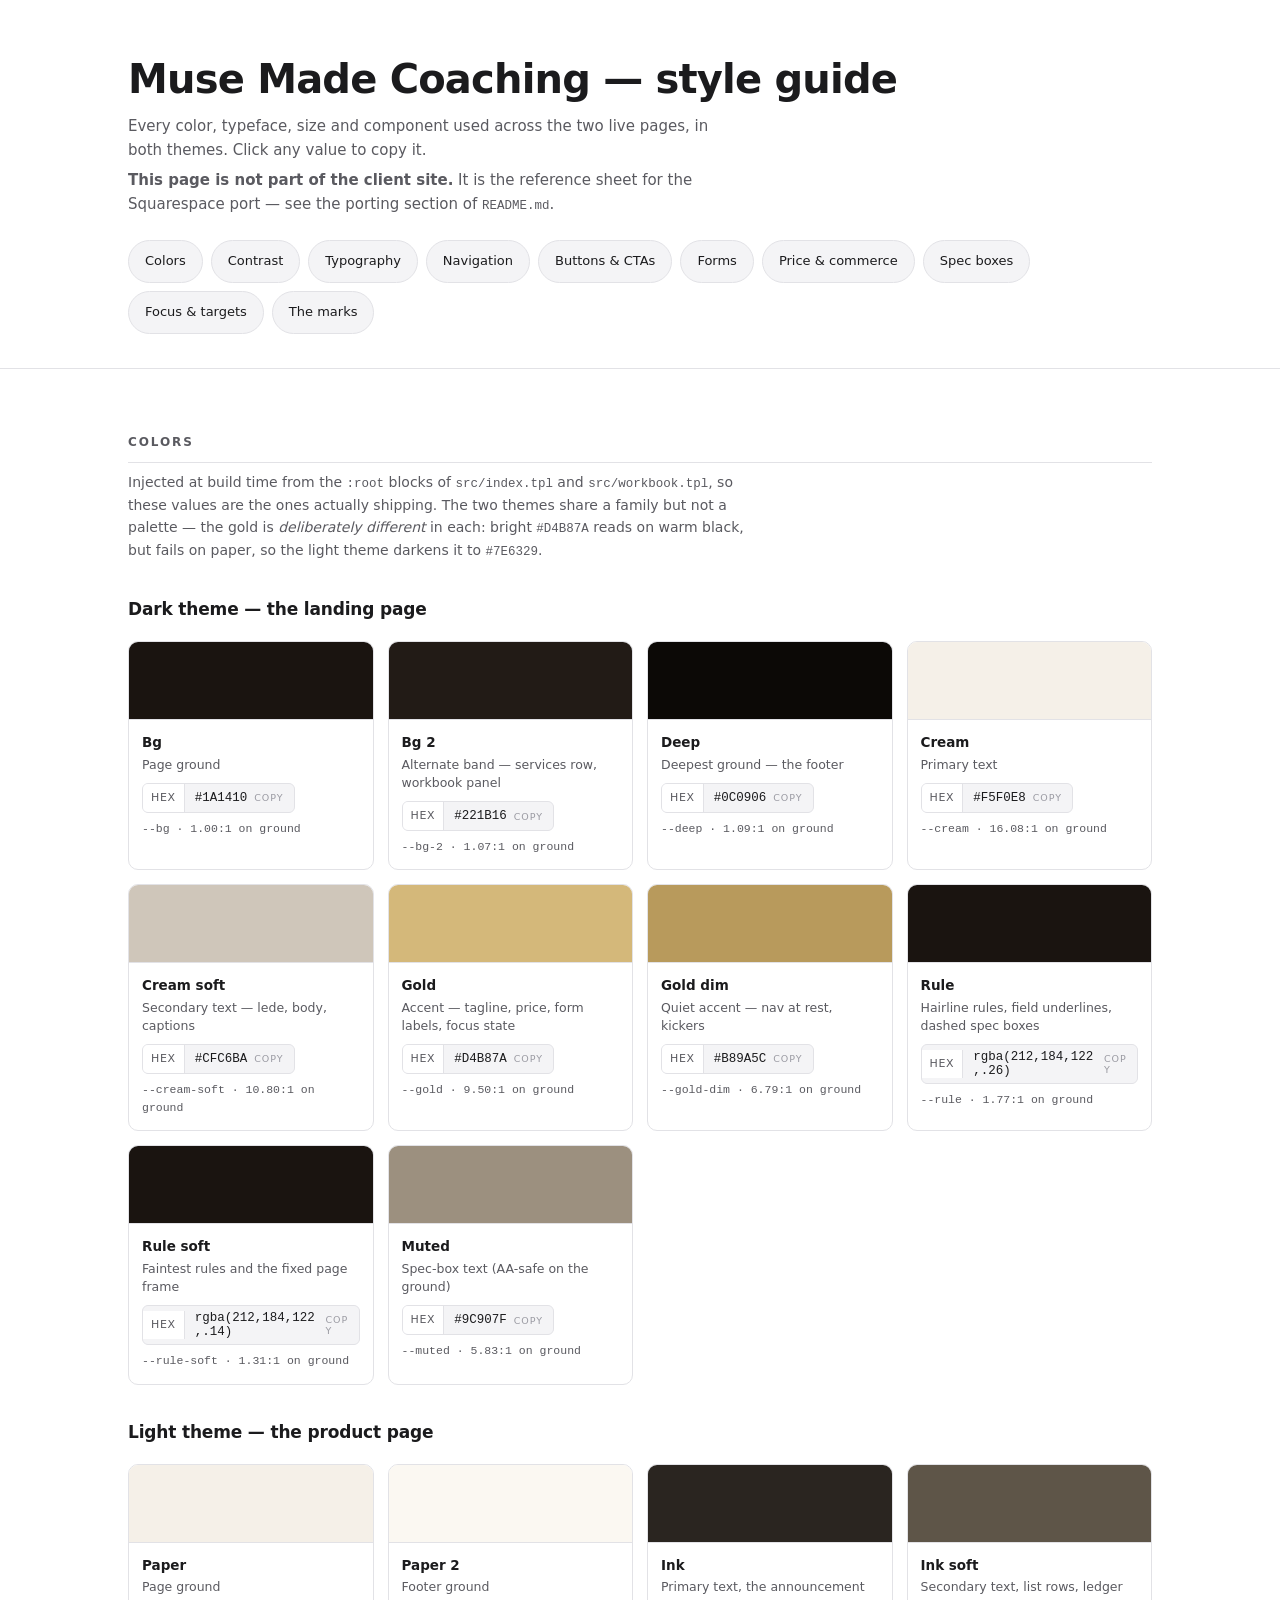
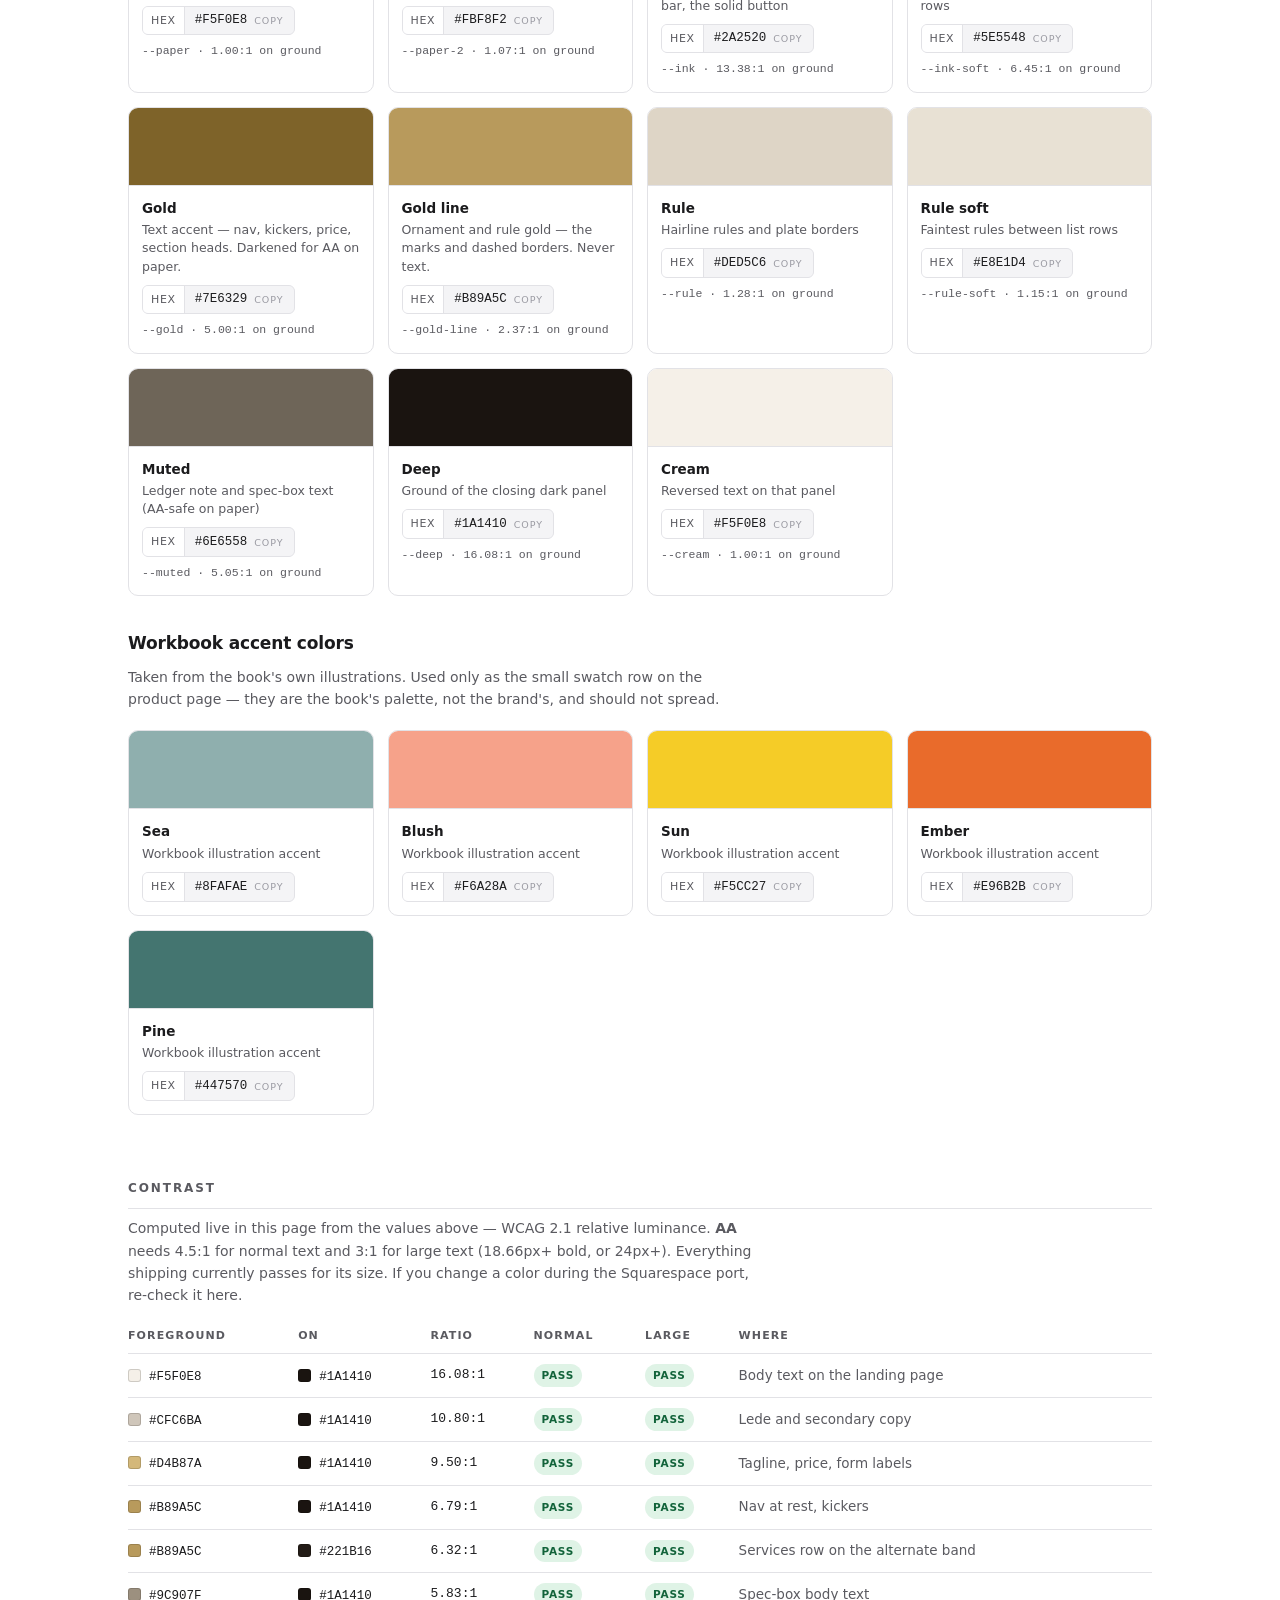
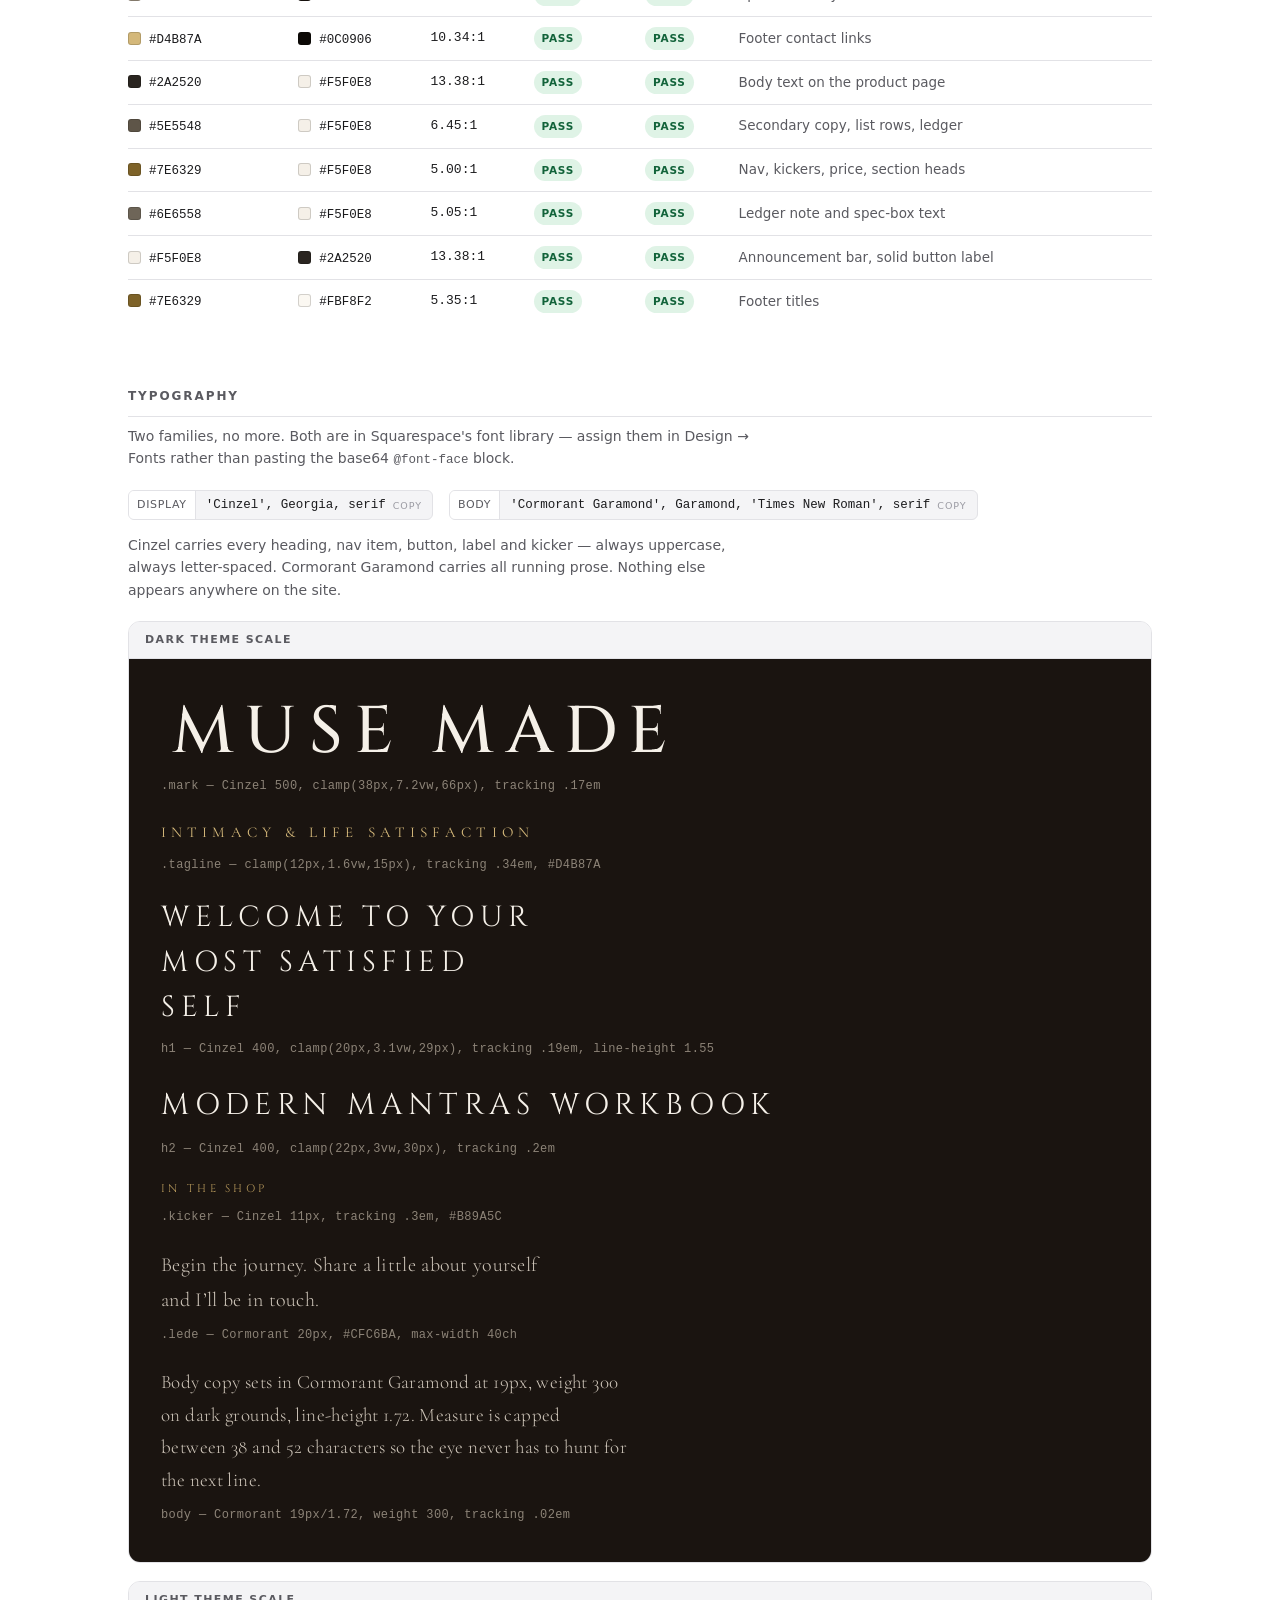
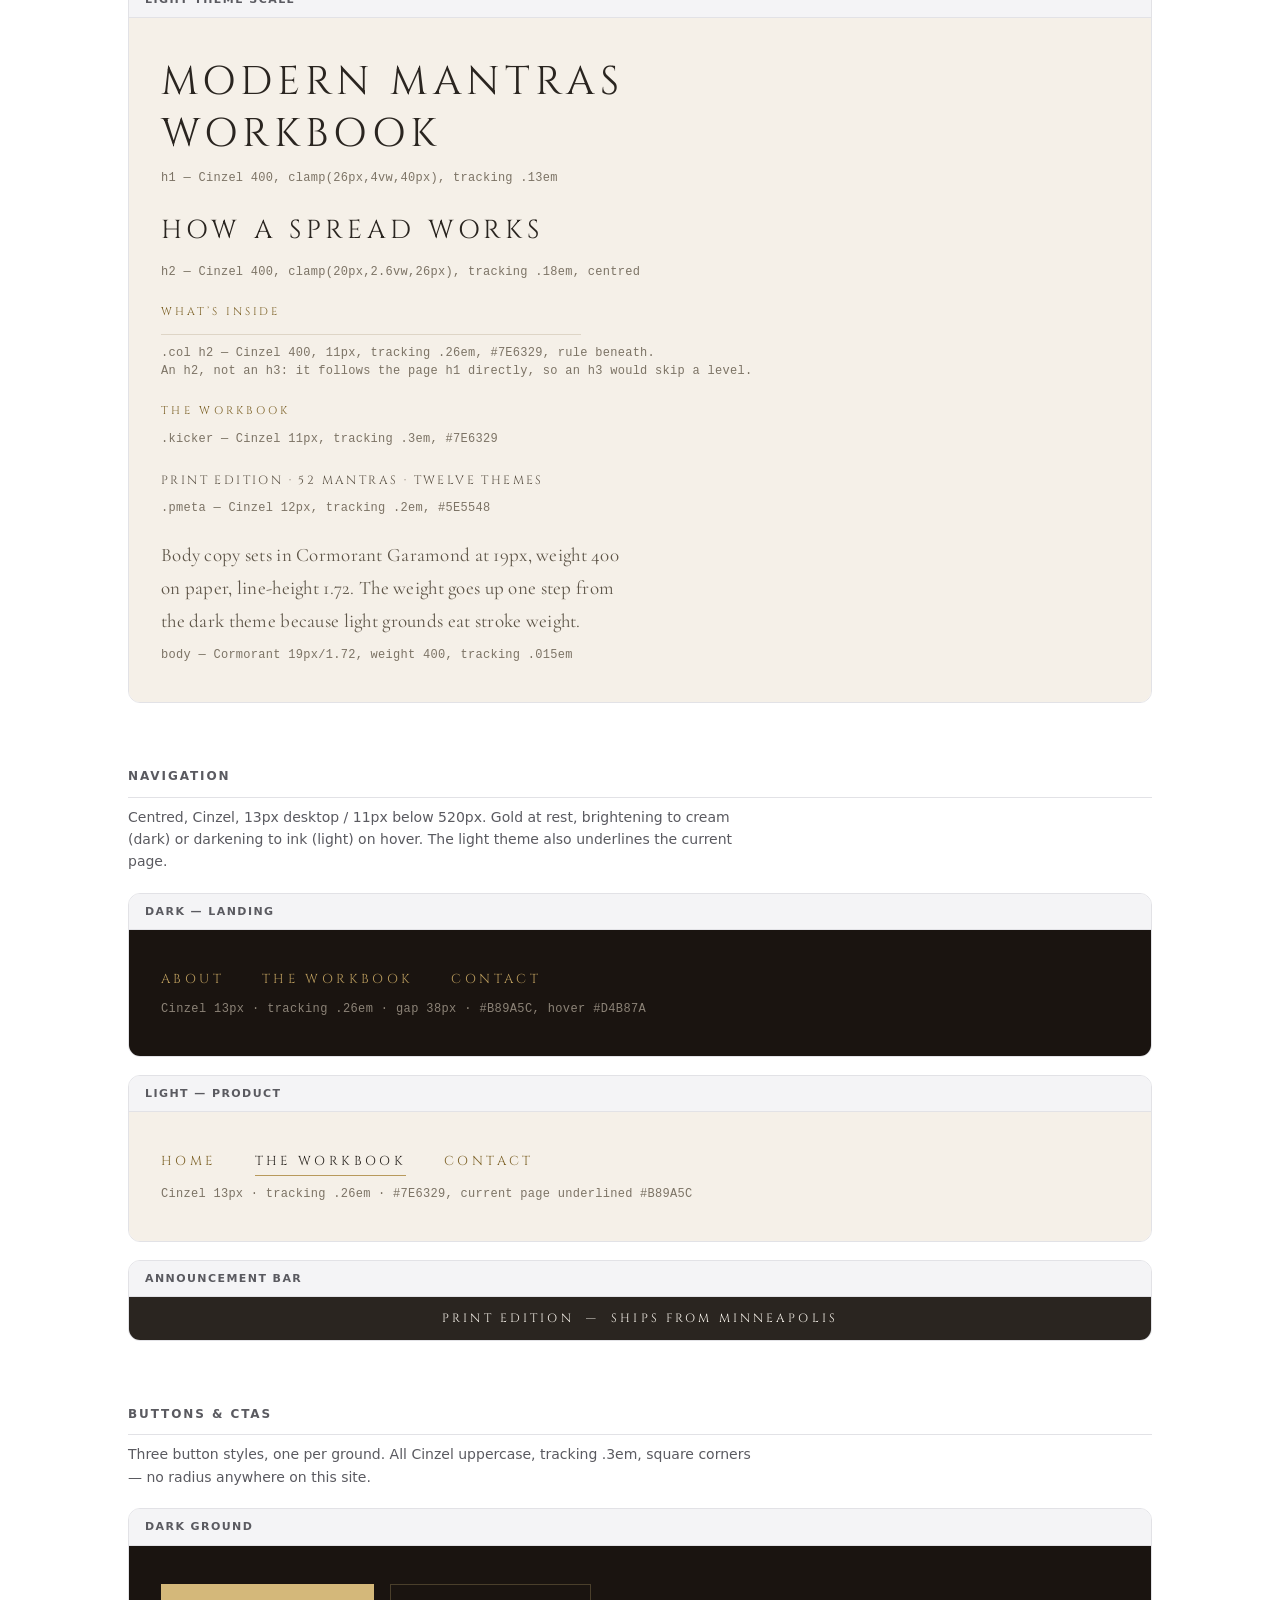
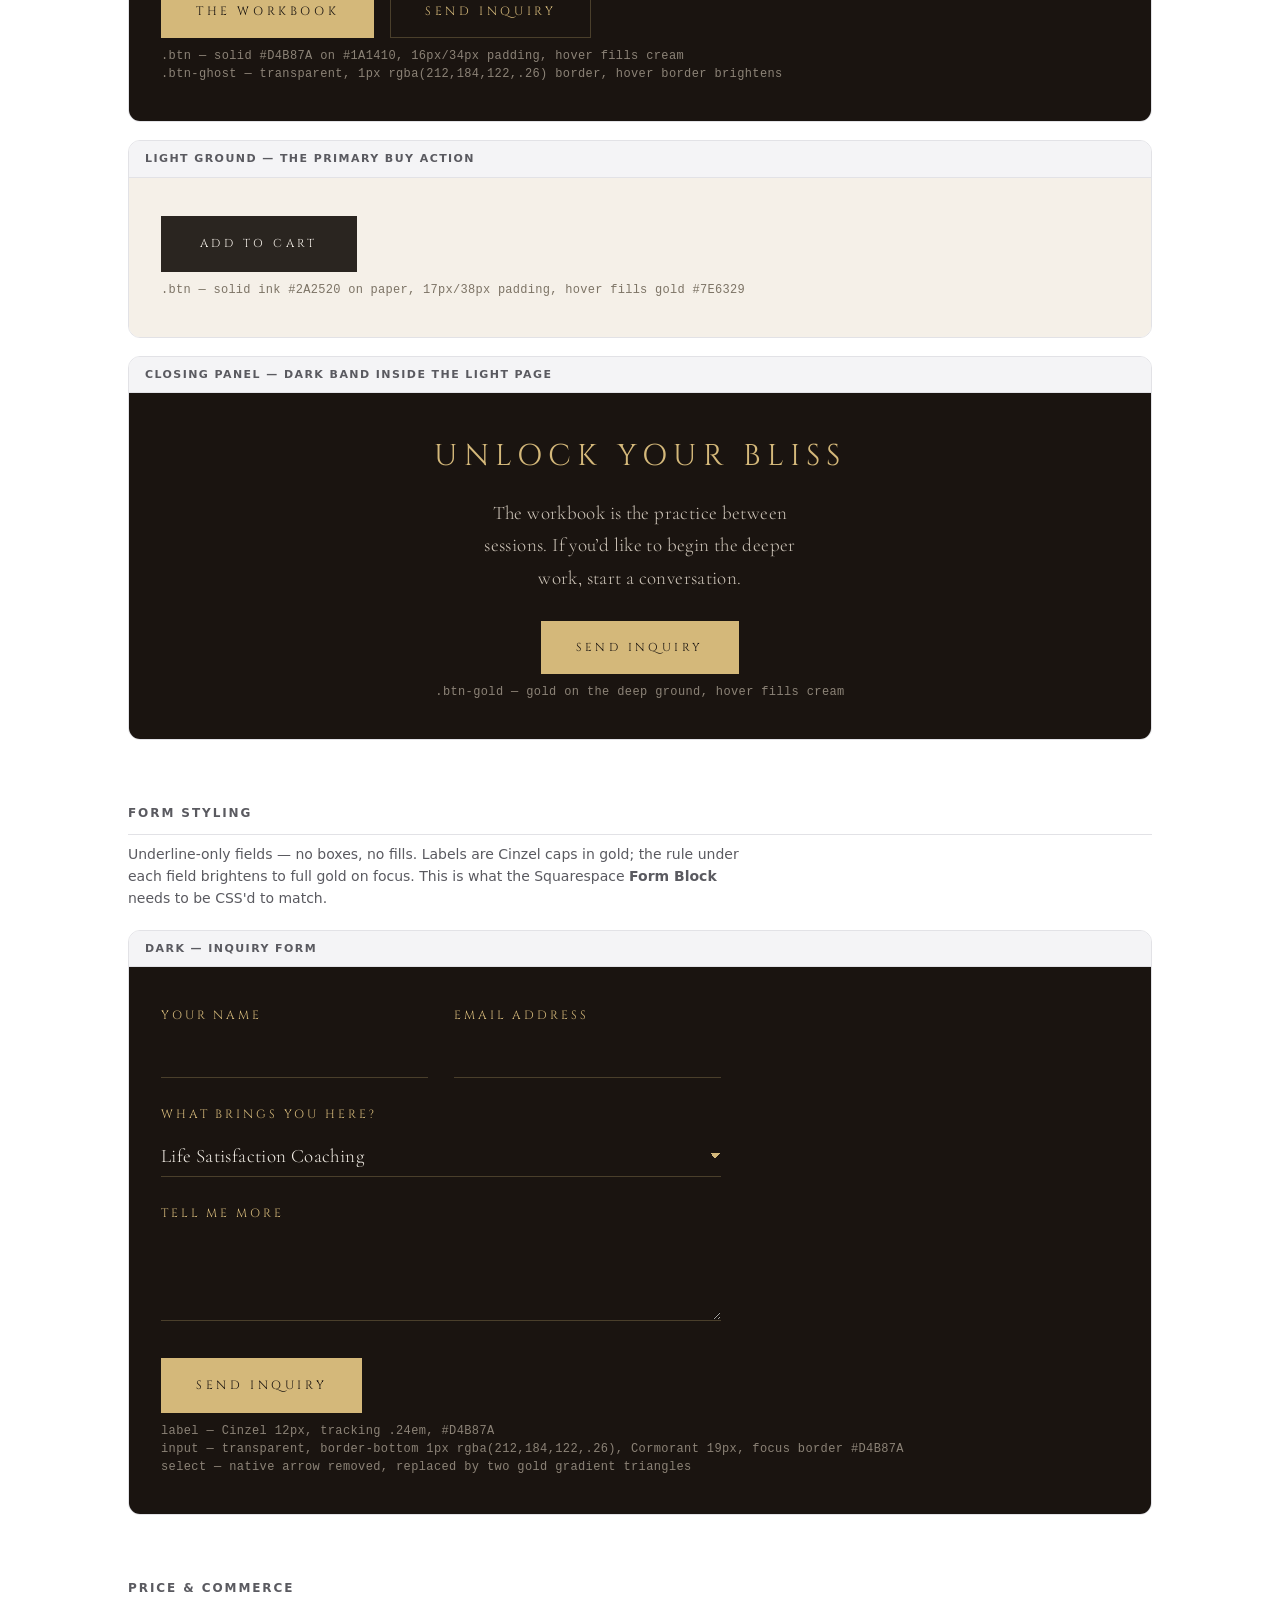
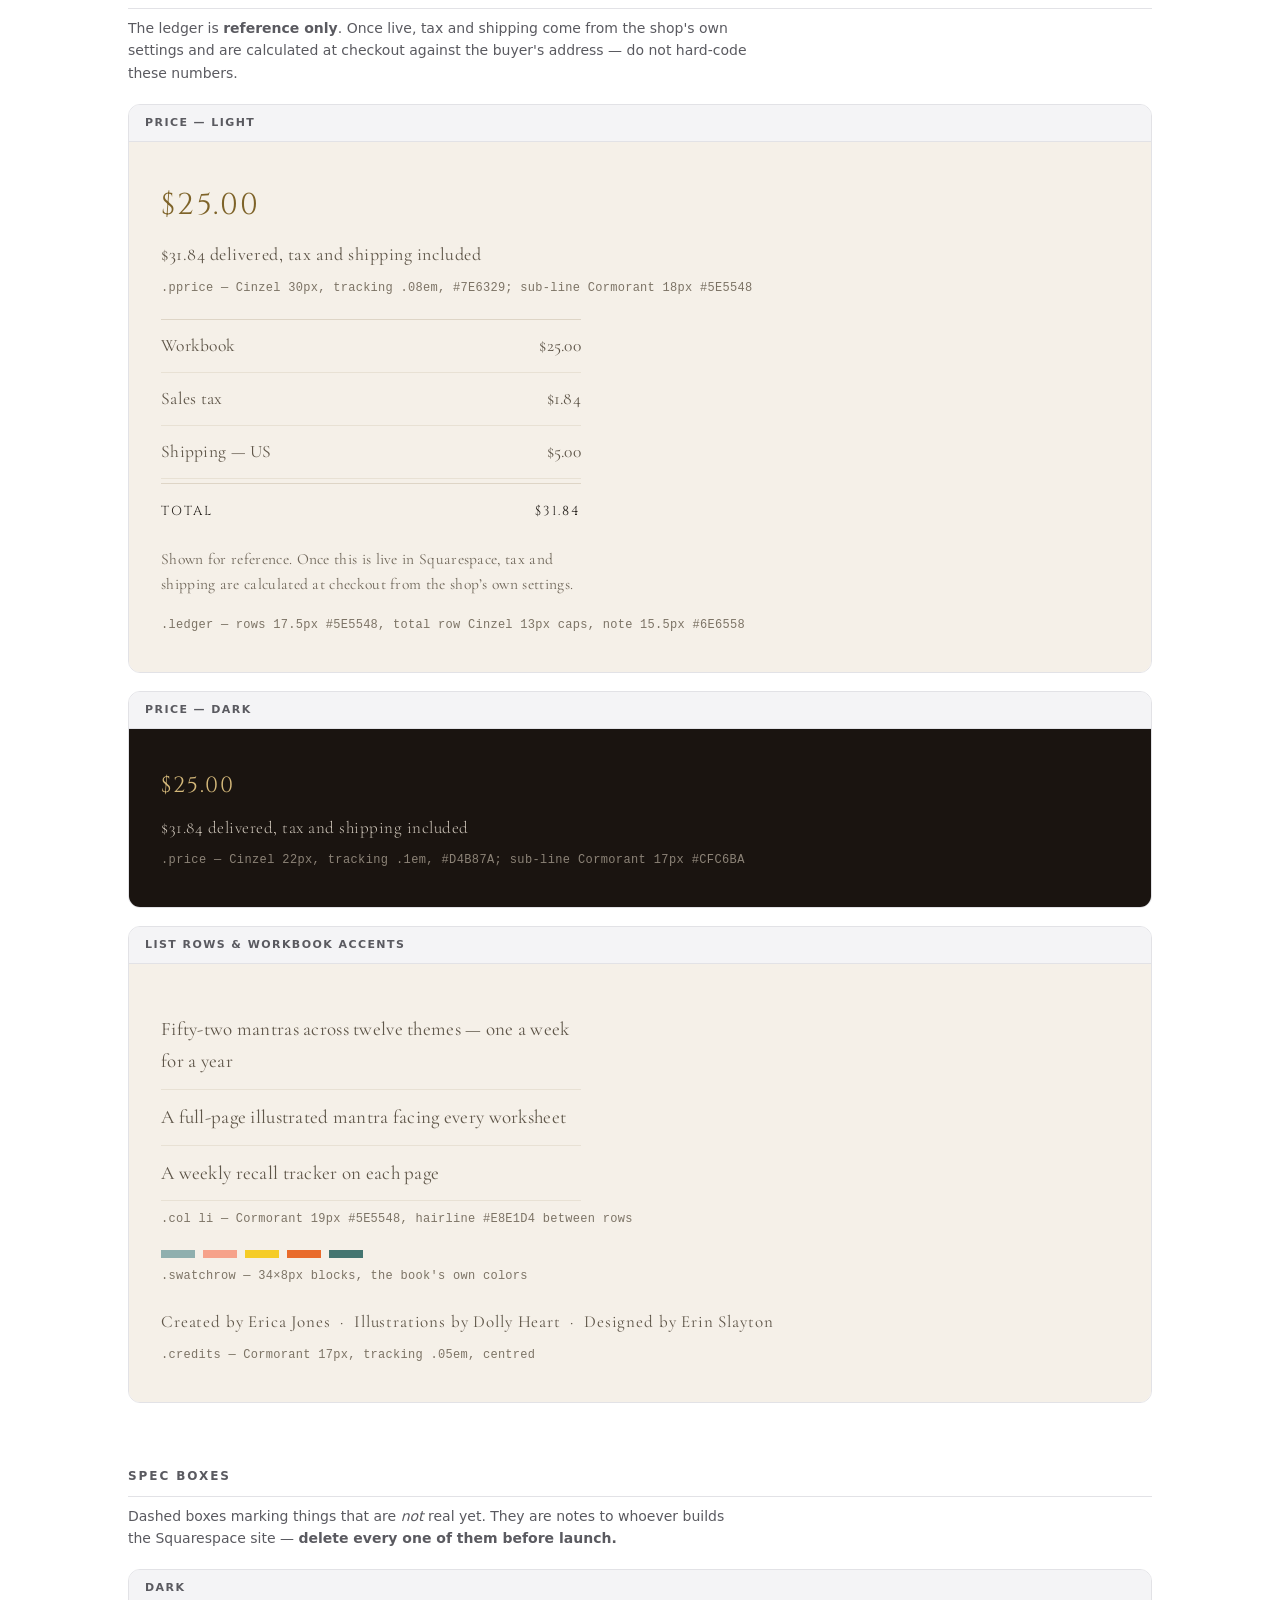
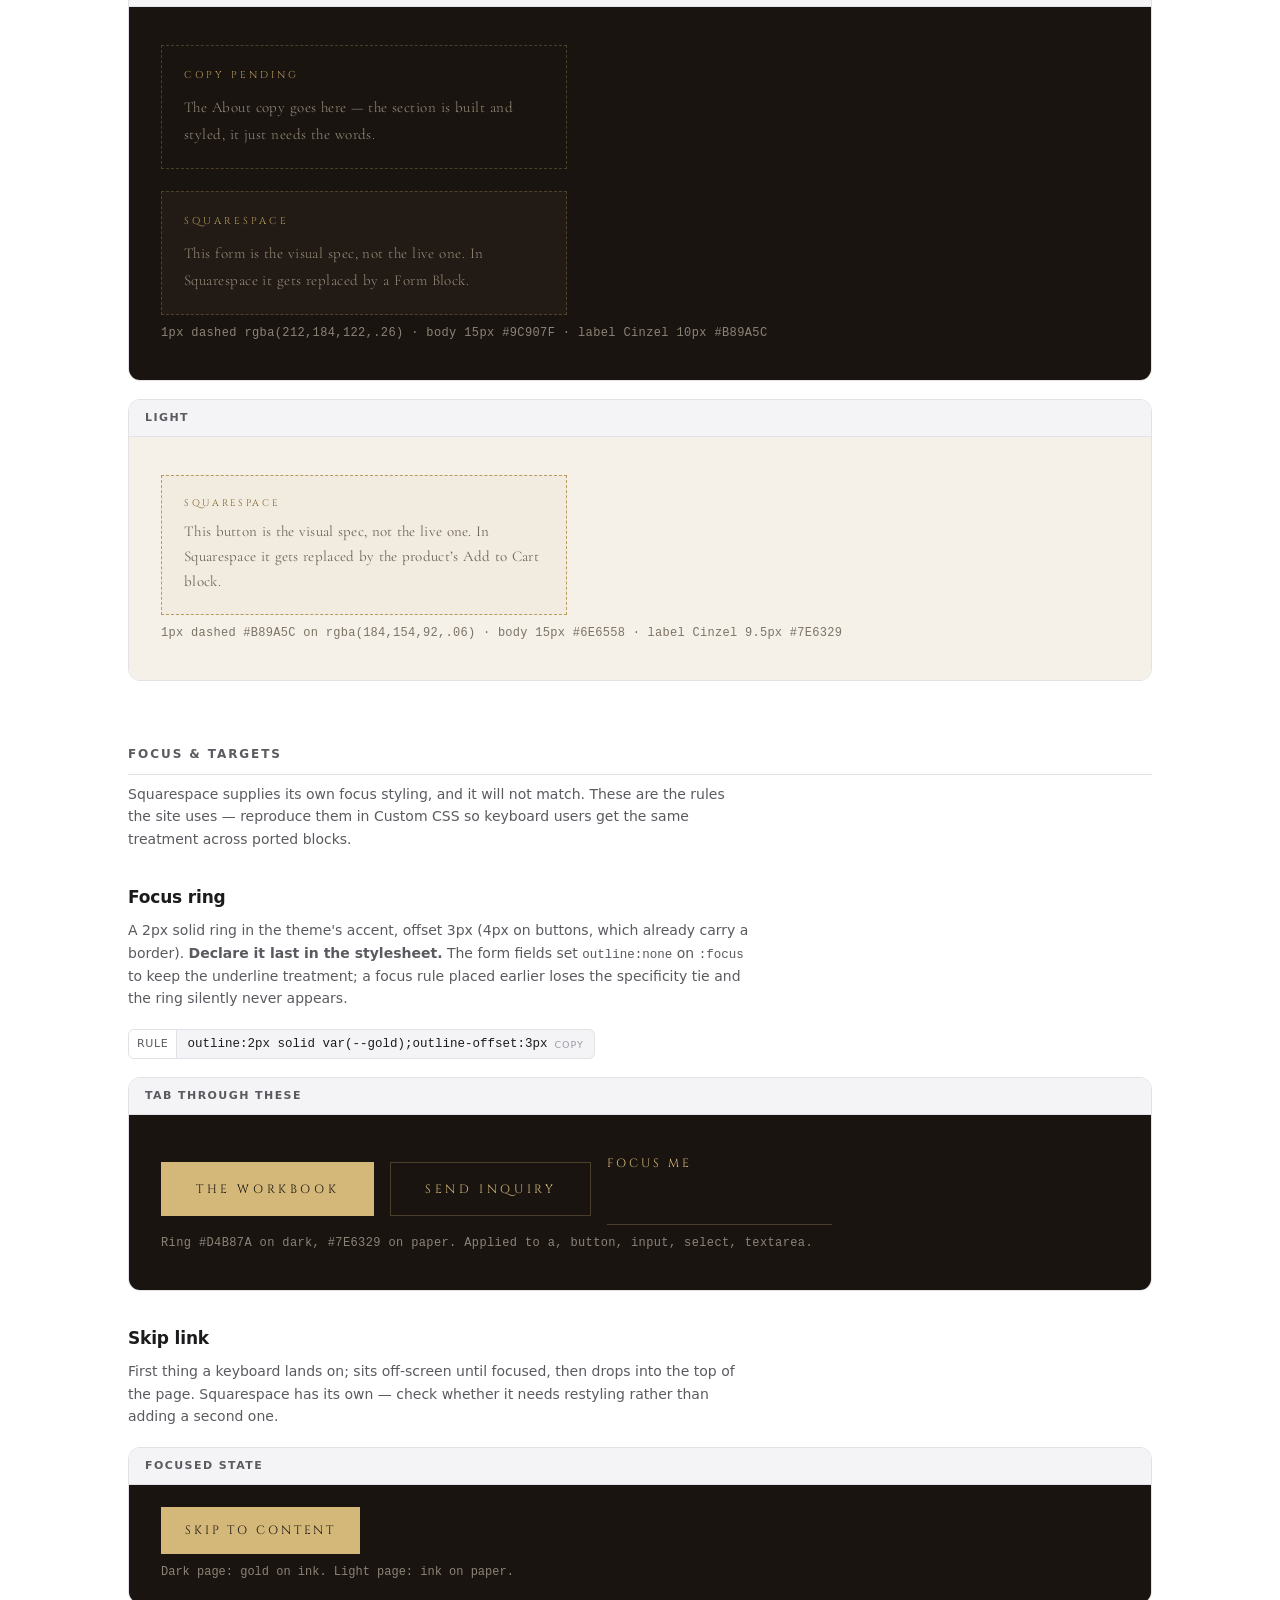
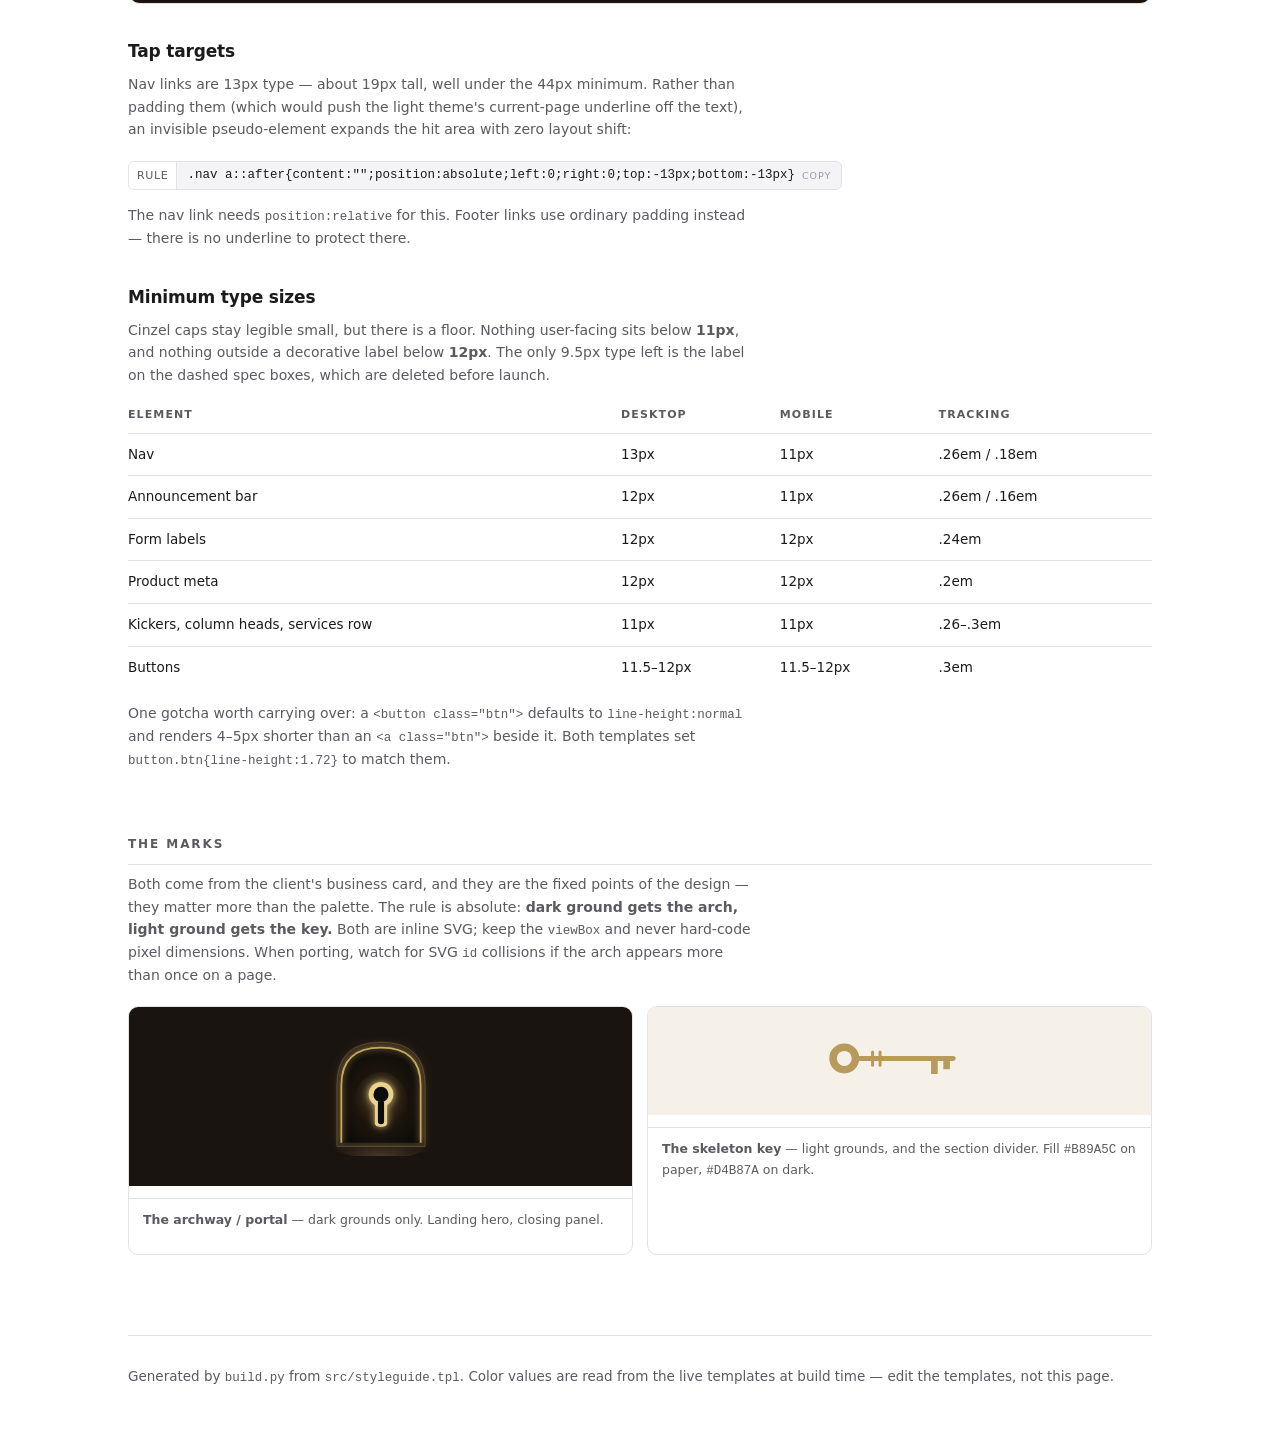
<file: styleguide.html>
<!DOCTYPE html>
<html lang="en">
<head>
<meta charset="utf-8">
<meta name="viewport" content="width=device-width, initial-scale=1">
<title>Style Guide — Muse Made Coaching</title>
<meta name="description" content="Colors, type and components for the Muse Made Coaching site, in both the dark gilt and light paper themes. Reference sheet for the Squarespace port.">
<link rel="icon" href="[data-uri]">
<style>@font-face{font-family:'Cinzel';font-style:normal;font-weight:100 900;font-display:swap;src:url([data-uri]) format('woff2')}@font-face{font-family:'Cormorant Garamond';font-style:italic;font-weight:100 900;font-display:swap;src:url([data-uri]) format('woff2')}@font-face{font-family:'Cormorant Garamond';font-style:normal;font-weight:100 900;font-display:swap;src:url([data-uri]) format('woff2')}</style>
<style>
/* ============================================================
   This page is a REFERENCE SHEET, not part of the client site.
   Its own chrome is deliberately plain so the specimens read as
   the design and the page around them does not compete.
   Color values are injected at build time from the real
   templates — see build.py. They cannot drift.
   ============================================================ */
:root{
  --doc-bg:#FFFFFF;
  --doc-ink:#1B1B1D;
  --doc-soft:#5A5A60;
  --doc-rule:#E2E2E6;
  --doc-chip:#F4F4F6;
  --dark-bg:#1A1410;
  --paper-bg:#F5F0E8;
}
*{box-sizing:border-box}
html{scroll-behavior:smooth}
body{margin:0;background:var(--doc-bg);color:var(--doc-ink);
  font:400 15px/1.6 -apple-system,BlinkMacSystemFont,'Segoe UI',system-ui,sans-serif;
  -webkit-font-smoothing:antialiased}
.wrap{max-width:1080px;margin:0 auto;padding:0 28px}
code,.mono{font-family:ui-monospace,SFMono-Regular,'SF Mono',Menlo,Consolas,monospace;font-size:12.5px}

/* ---------- doc chrome ---------- */
.doc-head{border-bottom:1px solid var(--doc-rule);padding:56px 0 34px}
.doc-head h1{font-size:clamp(28px,4.4vw,40px);line-height:1.15;margin:0 0 12px;letter-spacing:-.02em}
.doc-head p{color:var(--doc-soft);max-width:62ch;margin:0 0 6px}

.toc{display:flex;flex-wrap:wrap;gap:8px;margin:24px 0 0}
.toc a{text-decoration:none;color:var(--doc-ink);background:var(--doc-chip);
  border:1px solid var(--doc-rule);border-radius:999px;padding:10px 16px;font-size:13px;transition:.15s}
.toc a:hover,.toc a:focus-visible{background:var(--doc-ink);color:#fff;border-color:var(--doc-ink)}

h2.sec{font-size:12px;letter-spacing:.16em;text-transform:uppercase;color:var(--doc-soft);
  margin:64px 0 6px;padding-bottom:10px;border-bottom:1px solid var(--doc-rule)}
h3.sub{font-size:17px;margin:34px 0 4px;letter-spacing:-.01em}
.note{color:var(--doc-soft);max-width:70ch;margin:8px 0 20px;font-size:14px}

/* ---------- copyable value chips ---------- */
.val{display:inline-flex;align-items:center;gap:0;border:1px solid var(--doc-rule);border-radius:6px;
  overflow:hidden;background:var(--doc-chip);vertical-align:middle}
.val b{font-weight:500;font-size:11px;letter-spacing:.06em;text-transform:uppercase;color:var(--doc-soft);
  padding:5px 8px;border-right:1px solid var(--doc-rule);background:#fff}
.copy{font-family:ui-monospace,SFMono-Regular,Menlo,Consolas,monospace;font-size:12.5px;
  border:0;background:transparent;color:var(--doc-ink);padding:5px 10px;cursor:pointer;
  display:inline-flex;align-items:center;gap:7px}
.copy:hover,.copy:focus-visible{background:#E8E8EC;outline:none}
.copy::after{content:"copy";font-family:inherit;font-size:9.5px;letter-spacing:.1em;text-transform:uppercase;
  color:#9A9AA2;font-family:-apple-system,system-ui,sans-serif}
.copy.done::after{content:"copied";color:#1E7A46}

/* ---------- color swatches ---------- */
.swatches{display:grid;grid-template-columns:repeat(auto-fill,minmax(232px,1fr));gap:14px;margin:18px 0 0}
.sw{border:1px solid var(--doc-rule);border-radius:10px;overflow:hidden;background:#fff}
.sw .chip{height:78px;display:block;border-bottom:1px solid var(--doc-rule)}
.sw .meta{padding:12px 13px 13px}
.sw .nm{font-weight:600;font-size:13.5px;margin:0 0 2px}
.sw .role{color:var(--doc-soft);font-size:12.5px;margin:0 0 9px;line-height:1.45}
.sw .var{display:block;color:var(--doc-soft);font-size:11.5px;margin:7px 0 0}
/* rgba() values are long enough to overhang a 232px card and clip the copy
   affordance; let them wrap inside the chip instead of shrinking the type */
.sw .val{max-width:100%}
.sw .copy{min-width:0;white-space:normal;word-break:break-word;text-align:left}

/* ---------- contrast table ---------- */
.tablewrap{overflow-x:auto;margin:16px 0 0;-webkit-overflow-scrolling:touch}
.ctab{width:100%;min-width:560px;border-collapse:collapse;font-size:13.5px}
.ctab th{text-align:left;font-size:11px;letter-spacing:.1em;text-transform:uppercase;color:var(--doc-soft);
  border-bottom:1px solid var(--doc-rule);padding:0 12px 9px 0;font-weight:600}
.ctab td{border-bottom:1px solid var(--doc-rule);padding:10px 12px 10px 0;vertical-align:middle}
.ctab tr:last-child td{border-bottom:0}
.dot{display:inline-block;width:13px;height:13px;border-radius:3px;vertical-align:-2px;margin-right:8px;
  border:1px solid rgba(0,0,0,.16)}
.ratio{font-family:ui-monospace,Menlo,monospace;font-size:13px}
.pill{display:inline-block;font-size:10.5px;letter-spacing:.07em;text-transform:uppercase;font-weight:600;
  padding:3px 8px;border-radius:999px}
.pass{background:#DFF3E6;color:#12633A}
.large{background:#FFF2D6;color:#7A5410}
.fail{background:#FCE3E3;color:#95221F}

/* ---------- live specimen panels ---------- */
.panel{border-radius:12px;overflow:hidden;border:1px solid var(--doc-rule);margin:18px 0 0}
.panel > .bar{font-size:11px;letter-spacing:.13em;text-transform:uppercase;font-weight:600;
  padding:9px 16px;background:var(--doc-chip);color:var(--doc-soft);border-bottom:1px solid var(--doc-rule)}
.stage{padding:38px 32px}
.stage.dark{background:var(--dark-bg)}
.stage.light{background:var(--paper-bg)}
@media(max-width:560px){.stage{padding:26px 18px}}

.specrow{display:flex;flex-wrap:wrap;gap:16px;align-items:center}
.specstack > * + *{margin-top:22px}
.caption{font:400 12px/1.5 ui-monospace,Menlo,monospace;color:var(--doc-soft);margin:9px 0 0}
.stage.dark .caption{color:#8C8377}
.stage.light .caption{color:#7C7365}

/* ============================================================
   SPECIMENS — these rules are copied verbatim from the real
   templates so the page shows the actual components, not
   approximations. Prefixed .sg- to keep them off the doc chrome.
   ============================================================ */

/* --- dark theme specimens (index.tpl) --- */
.sg-d{font-family:'Cormorant Garamond',Garamond,'Times New Roman',serif;
  font-size:19px;line-height:1.72;font-weight:300;letter-spacing:.02em;color:#F5F0E8}
.sg-d .mark{font-family:'Cinzel',Georgia,serif;font-weight:500;text-transform:uppercase;
  font-size:clamp(38px,7.2vw,66px);line-height:1.08;letter-spacing:.17em;margin:0 0 0 .17em;color:#F5F0E8}
.sg-d .tagline{font-size:clamp(12px,1.6vw,15px);letter-spacing:.34em;text-transform:uppercase;
  color:#D4B87A;font-weight:400;margin:0;line-height:2}
.sg-d h1{font-family:'Cinzel',Georgia,serif;font-weight:400;text-transform:uppercase;
  font-size:clamp(20px,3.1vw,29px);line-height:1.55;letter-spacing:.19em;color:#F5F0E8;margin:0;max-width:23ch}
.sg-d h2{font-family:'Cinzel',Georgia,serif;font-weight:400;text-transform:uppercase;
  font-size:clamp(22px,3vw,30px);letter-spacing:.2em;margin:0;color:#F5F0E8}
.sg-d .kicker{font-family:'Cinzel',Georgia,serif;font-size:11px;letter-spacing:.3em;
  text-transform:uppercase;color:#B89A5C;margin:0}
.sg-d .nav{display:flex;gap:38px;font-family:'Cinzel',Georgia,serif;font-size:13px;
  letter-spacing:.26em;text-transform:uppercase;flex-wrap:wrap}
.sg-d .nav a{text-decoration:none;color:#B89A5C;transition:color .2s}
.sg-d .nav a:hover,.sg-d .nav a:focus-visible{color:#D4B87A}
.sg-d .lede{margin:0;max-width:40ch;font-size:20px;color:#CFC6BA;letter-spacing:.015em}
.sg-d .price{font-family:'Cinzel',Georgia,serif;font-size:22px;letter-spacing:.1em;color:#D4B87A;margin:0}
.sg-d .price small{font-family:'Cormorant Garamond',Garamond,serif;font-size:17px;letter-spacing:.03em;
  color:#CFC6BA;text-transform:none;display:block;margin-top:8px}
.sg-d .btn{display:inline-block;font-family:'Cinzel',Georgia,serif;font-size:12px;letter-spacing:.3em;
  text-transform:uppercase;padding:16px 34px;text-decoration:none;background:#D4B87A;color:#1A1410;
  border:1px solid #D4B87A;transition:.2s;cursor:pointer}
.sg-d .btn:hover{background:#F5F0E8;border-color:#F5F0E8}
.sg-d .btn-ghost{background:transparent;color:#D4B87A;border-color:rgba(212,184,122,.26)}
.sg-d .btn-ghost:hover{background:transparent;color:#F5F0E8;border-color:#D4B87A}
.sg-d label{display:block;font-family:'Cinzel',Georgia,serif;font-size:12px;letter-spacing:.24em;
  text-transform:uppercase;color:#D4B87A;margin-bottom:10px}
.sg-d input,.sg-d select,.sg-d textarea{width:100%;background:transparent;border:0;
  border-bottom:1px solid rgba(212,184,122,.26);color:#F5F0E8;
  font-family:'Cormorant Garamond',Garamond,serif;font-size:19px;font-weight:300;letter-spacing:.02em;
  padding:9px 0;transition:border-color .2s}
.sg-d input:focus,.sg-d select:focus,.sg-d textarea:focus{outline:none;border-bottom-color:#D4B87A}
.sg-d select{appearance:none;border-radius:0;
  background-image:linear-gradient(45deg,transparent 50%,#D4B87A 50%),linear-gradient(135deg,#D4B87A 50%,transparent 50%);
  background-position:right 6px center,right 1px center;background-size:5px 5px,5px 5px;background-repeat:no-repeat}
.sg-d select option{background:#221B16;color:#F5F0E8}
.sg-d .todo,.sg-d .sqs{border:1px dashed rgba(212,184,122,.26);padding:20px 22px;max-width:58ch;
  font-size:15px;line-height:1.8;color:#9C907F;letter-spacing:.03em}
.sg-d .sqs{background:rgba(212,184,122,.04)}
.sg-d .todo b,.sg-d .sqs b{font-family:'Cinzel',Georgia,serif;display:block;font-size:10px;
  letter-spacing:.3em;text-transform:uppercase;color:#B89A5C;margin-bottom:10px;font-weight:400}
.sg-d .svcrow{display:flex;flex-wrap:wrap;background:#221B16;border-top:1px solid rgba(212,184,122,.14);
  border-bottom:1px solid rgba(212,184,122,.14)}
.sg-d .svcrow span{font-family:'Cinzel',Georgia,serif;font-size:11px;letter-spacing:.26em;
  text-transform:uppercase;color:#B89A5C;padding:22px 26px;position:relative}
.sg-d .svcrow span+span::before{content:"";position:absolute;left:0;top:50%;transform:translateY(-50%);
  width:1px;height:13px;background:rgba(212,184,122,.26)}

/* --- light theme specimens (workbook.tpl) --- */
.sg-l{font-family:'Cormorant Garamond',Garamond,'Times New Roman',serif;
  font-size:19px;line-height:1.72;font-weight:400;letter-spacing:.015em;color:#2A2520}
.sg-l h1{font-family:'Cinzel',Georgia,serif;font-weight:400;text-transform:uppercase;
  font-size:clamp(26px,4vw,40px);line-height:1.3;letter-spacing:.13em;margin:0}
.sg-l h2{font-family:'Cinzel',Georgia,serif;font-weight:400;text-transform:uppercase;
  font-size:clamp(20px,2.6vw,26px);letter-spacing:.18em;margin:0}
.sg-l .colhead{font-family:'Cinzel',Georgia,serif;font-weight:400;font-size:11px;letter-spacing:.26em;
  text-transform:uppercase;text-align:left;color:#7E6329;margin:0;padding-bottom:12px;
  border-bottom:1px solid #DED5C6}
.sg-l .kicker{font-family:'Cinzel',Georgia,serif;font-size:11px;letter-spacing:.3em;
  text-transform:uppercase;color:#7E6329;margin:0}
.sg-l .nav{display:flex;gap:38px;font-family:'Cinzel',Georgia,serif;font-size:13px;
  letter-spacing:.26em;text-transform:uppercase;flex-wrap:wrap}
.sg-l .nav a{text-decoration:none;color:#7E6329;border-bottom:1px solid transparent;
  padding-bottom:2px;transition:.2s}
.sg-l .nav a:hover,.sg-l .nav a.on{color:#2A2520;border-color:#B89A5C}
.sg-l .notice{background:#2A2520;color:#F5F0E8;text-align:center;padding:11px 20px;
  font-family:'Cinzel',Georgia,serif;font-size:12px;letter-spacing:.26em;text-transform:uppercase}
.sg-l .pmeta{font-family:'Cinzel',Georgia,serif;font-size:12px;letter-spacing:.2em;
  text-transform:uppercase;color:#5E5548;margin:0}
.sg-l .pprice{font-family:'Cinzel',Georgia,serif;font-size:30px;letter-spacing:.08em;color:#7E6329;margin:0}
.sg-l .pprice span{font-family:'Cormorant Garamond',Garamond,serif;font-size:18px;letter-spacing:.03em;
  color:#5E5548;text-transform:none;display:block;margin-top:8px}
.sg-l .blurb{color:#5E5548;margin:0}
.sg-l .btn{display:inline-block;font-family:'Cinzel',Georgia,serif;font-size:11.5px;letter-spacing:.3em;
  text-transform:uppercase;padding:17px 38px;text-decoration:none;cursor:pointer;background:#2A2520;
  color:#F5F0E8;border:1px solid #2A2520;transition:.2s}
.sg-l .btn:hover{background:#7E6329;border-color:#7E6329;color:#fff}
.sg-l .btn-gold{background:#D4B87A;border-color:#D4B87A;color:#1A1410}
.sg-l .btn-gold:hover{background:#F5F0E8;border-color:#F5F0E8;color:#1A1410}
.sg-l .ledger{border-top:1px solid #DED5C6;font-size:17.5px;max-width:420px}
.sg-l .ledger div{display:flex;justify-content:space-between;gap:20px;padding:11px 0;
  border-bottom:1px solid #E8E1D4;color:#5E5548}
.sg-l .ledger div.total{border-bottom:0;border-top:1px solid #DED5C6;color:#2A2520;
  font-family:'Cinzel',Georgia,serif;font-size:13px;letter-spacing:.16em;text-transform:uppercase;
  padding:16px 0 0;margin-top:4px}
.sg-l .ledger .note{display:block;font-size:15.5px;color:#6E6558;padding:16px 0 0;border:0;
  letter-spacing:.02em;line-height:1.6}
.sg-l .sqs{border:1px dashed #B89A5C;background:rgba(184,154,92,.06);padding:20px 22px;
  font-size:15px;line-height:1.65;color:#6E6558;letter-spacing:.02em;max-width:58ch}
.sg-l .sqs b{font-family:'Cinzel',Georgia,serif;display:block;font-size:9.5px;letter-spacing:.28em;
  text-transform:uppercase;color:#7E6329;margin-bottom:8px;font-weight:400}
.sg-l .col li{list-style:none;padding:11px 0;border-bottom:1px solid #E8E1D4;color:#5E5548}
.sg-l .col ul{margin:0;padding:0;max-width:420px}
.sg-l .credits{color:#5E5548;font-size:17px;letter-spacing:.05em;margin:0}
.sg-l .swatchrow{display:flex;gap:8px}
.sg-l .swatchrow i{display:block;width:34px;height:8px}

/* the two marks */
.marks{display:grid;grid-template-columns:repeat(auto-fit,minmax(200px,1fr));gap:14px;margin:18px 0 0}
.markbox{border:1px solid var(--doc-rule);border-radius:10px;overflow:hidden}
.markbox .in{display:flex;align-items:center;justify-content:center;padding:30px}
.markbox .cap{border-top:1px solid var(--doc-rule);padding:11px 14px;font-size:12.5px;color:var(--doc-soft)}

footer.doc{border-top:1px solid var(--doc-rule);margin-top:80px;padding:30px 0 70px;
  color:var(--doc-soft);font-size:13.5px}

/* the specimens must actually demonstrate the focus rule they document,
   and like the real templates this has to come last to win the tie */
.sg-d a:focus-visible,.sg-d button:focus-visible,.sg-d input:focus-visible,
.sg-d select:focus-visible,.sg-d textarea:focus-visible{outline:2px solid #D4B87A;outline-offset:3px}
.sg-d .btn:focus-visible{outline-offset:4px}
.sg-l a:focus-visible,.sg-l button:focus-visible{outline:2px solid #7E6329;outline-offset:3px}
.sg-l .btn:focus-visible{outline-offset:4px}
.sg-d button.btn,.sg-l button.btn{line-height:1.72}

@media(prefers-reduced-motion:reduce){html{scroll-behavior:auto}}
@media print{.toc,.copy::after{display:none}}
</style>
</head>
<body>

<div class="doc-head">
  <div class="wrap">
    <h1>Muse Made Coaching — style guide</h1>
    <p>Every color, typeface, size and component used across the two live pages, in both
       themes. Click any value to copy it.</p>
    <p><b>This page is not part of the client site.</b> It is the reference sheet for the
       Squarespace port — see the porting section of <code>README.md</code>.</p>
    <nav class="toc">
      <a href="#colors">Colors</a>
      <a href="#contrast">Contrast</a>
      <a href="#type">Typography</a>
      <a href="#nav">Navigation</a>
      <a href="#buttons">Buttons &amp; CTAs</a>
      <a href="#forms">Forms</a>
      <a href="#commerce">Price &amp; commerce</a>
      <a href="#notes">Spec boxes</a>
      <a href="#a11y">Focus &amp; targets</a>
      <a href="#marks">The marks</a>
    </nav>
  </div>
</div>

<div class="wrap">

<!-- ==================== COLORS ==================== -->
<h2 class="sec" id="colors">Colors</h2>
<p class="note">Injected at build time from the <code>:root</code> blocks of
   <code>src/index.tpl</code> and <code>src/workbook.tpl</code>, so these values are the ones
   actually shipping. The two themes share a family but not a palette — the gold is
   <em>deliberately different</em> in each: bright <code>#D4B87A</code> reads on warm black,
   but fails on paper, so the light theme darkens it to <code>#7E6329</code>.</p>

<h3 class="sub">Dark theme — the landing page</h3>
<div class="swatches" id="sw-dark"></div>

<h3 class="sub">Light theme — the product page</h3>
<div class="swatches" id="sw-light"></div>

<h3 class="sub">Workbook accent colors</h3>
<p class="note">Taken from the book's own illustrations. Used only as the small swatch row on
   the product page — they are the book's palette, not the brand's, and should not spread.</p>
<div class="swatches" id="sw-accent"></div>

<!-- ==================== CONTRAST ==================== -->
<h2 class="sec" id="contrast">Contrast</h2>
<p class="note">Computed live in this page from the values above — WCAG 2.1 relative luminance.
   <b>AA</b> needs 4.5:1 for normal text and 3:1 for large text (18.66px+ bold, or 24px+).
   Everything shipping currently passes for its size. If you change a color during the
   Squarespace port, re-check it here.</p>
<div class="tablewrap"><table class="ctab" id="ctab">
  <thead><tr><th>Foreground</th><th>On</th><th>Ratio</th><th>Normal</th><th>Large</th><th>Where</th></tr></thead>
  <tbody></tbody>
</table></div>

<!-- ==================== TYPOGRAPHY ==================== -->
<h2 class="sec" id="type">Typography</h2>
<p class="note">Two families, no more. Both are in Squarespace's font library — assign them in
   Design → Fonts rather than pasting the base64 <code>@font-face</code> block.</p>

<div class="specrow" style="margin:18px 0 0">
  <span class="val"><b>Display</b><button class="copy">'Cinzel', Georgia, serif</button></span>
  <span class="val"><b>Body</b><button class="copy">'Cormorant Garamond', Garamond, 'Times New Roman', serif</button></span>
</div>
<p class="note" style="margin-top:14px">Cinzel carries every heading, nav item, button, label
   and kicker — always uppercase, always letter-spaced. Cormorant Garamond carries all running
   prose. Nothing else appears anywhere on the site.</p>

<div class="panel">
  <div class="bar">Dark theme scale</div>
  <div class="stage dark sg-d specstack">
    <div><p class="mark">Muse Made</p><p class="caption">.mark — Cinzel 500, clamp(38px,7.2vw,66px), tracking .17em</p></div>
    <div><p class="tagline">Intimacy &amp; Life Satisfaction</p><p class="caption">.tagline — clamp(12px,1.6vw,15px), tracking .34em, #D4B87A</p></div>
    <div><h1>Welcome to your most satisfied self</h1><p class="caption">h1 — Cinzel 400, clamp(20px,3.1vw,29px), tracking .19em, line-height 1.55</p></div>
    <div><h2>Modern Mantras Workbook</h2><p class="caption">h2 — Cinzel 400, clamp(22px,3vw,30px), tracking .2em</p></div>
    <div><p class="kicker">In the shop</p><p class="caption">.kicker — Cinzel 11px, tracking .3em, #B89A5C</p></div>
    <div><p class="lede">Begin the journey. Share a little about yourself and I&rsquo;ll be in touch.</p><p class="caption">.lede — Cormorant 20px, #CFC6BA, max-width 40ch</p></div>
    <div><p style="margin:0;max-width:52ch;color:#CFC6BA">Body copy sets in Cormorant Garamond at 19px, weight 300 on dark grounds, line-height 1.72. Measure is capped between 38 and 52 characters so the eye never has to hunt for the next line.</p><p class="caption">body — Cormorant 19px/1.72, weight 300, tracking .02em</p></div>
  </div>
</div>

<div class="panel">
  <div class="bar">Light theme scale</div>
  <div class="stage light sg-l specstack">
    <div><h1>Modern Mantras<br>Workbook</h1><p class="caption">h1 — Cinzel 400, clamp(26px,4vw,40px), tracking .13em</p></div>
    <div><h2>How a spread works</h2><p class="caption">h2 — Cinzel 400, clamp(20px,2.6vw,26px), tracking .18em, centred</p></div>
    <div><h2 class="colhead" style="max-width:420px">What&rsquo;s inside</h2><p class="caption">.col h2 — Cinzel 400, 11px, tracking .26em, #7E6329, rule beneath.<br>An h2, not an h3: it follows the page h1 directly, so an h3 would skip a level.</p></div>
    <div><p class="kicker">The Workbook</p><p class="caption">.kicker — Cinzel 11px, tracking .3em, #7E6329</p></div>
    <div><p class="pmeta">Print edition &middot; 52 mantras &middot; Twelve themes</p><p class="caption">.pmeta — Cinzel 12px, tracking .2em, #5E5548</p></div>
    <div><p class="blurb" style="max-width:52ch">Body copy sets in Cormorant Garamond at 19px, weight 400 on paper, line-height 1.72. The weight goes up one step from the dark theme because light grounds eat stroke weight.</p><p class="caption">body — Cormorant 19px/1.72, weight 400, tracking .015em</p></div>
  </div>
</div>

<!-- ==================== NAV ==================== -->
<h2 class="sec" id="nav">Navigation</h2>
<p class="note">Centred, Cinzel, 13px desktop / 11px below 520px. Gold at rest, brightening to
   cream (dark) or darkening to ink (light) on hover. The light theme also underlines the
   current page.</p>

<div class="panel">
  <div class="bar">Dark — landing</div>
  <div class="stage dark sg-d">
    <div class="nav"><a href="#nav">About</a><a href="#nav">The Workbook</a><a href="#nav">Contact</a></div>
    <p class="caption">Cinzel 13px · tracking .26em · gap 38px · #B89A5C, hover #D4B87A</p>
  </div>
</div>

<div class="panel">
  <div class="bar">Light — product</div>
  <div class="stage light sg-l">
    <div class="nav"><a href="#nav">Home</a><a href="#nav" class="on">The Workbook</a><a href="#nav">Contact</a></div>
    <p class="caption">Cinzel 13px · tracking .26em · #7E6329, current page underlined #B89A5C</p>
  </div>
</div>

<div class="panel">
  <div class="bar">Announcement bar</div>
  <div class="stage light" style="padding:0">
    <div class="sg-l"><div class="notice">Print edition &nbsp;&mdash;&nbsp; ships from Minneapolis</div></div>
  </div>
</div>

<!-- ==================== BUTTONS ==================== -->
<h2 class="sec" id="buttons">Buttons &amp; CTAs</h2>
<p class="note">Three button styles, one per ground. All Cinzel uppercase, tracking .3em,
   square corners — no radius anywhere on this site.</p>

<div class="panel">
  <div class="bar">Dark ground</div>
  <div class="stage dark sg-d">
    <div class="specrow">
      <a class="btn" href="#buttons">The Workbook</a>
      <a class="btn btn-ghost" href="#buttons">Send Inquiry</a>
    </div>
    <p class="caption">.btn — solid #D4B87A on #1A1410, 16px/34px padding, hover fills cream<br>
       .btn-ghost — transparent, 1px rgba(212,184,122,.26) border, hover border brightens</p>
  </div>
</div>

<div class="panel">
  <div class="bar">Light ground — the primary buy action</div>
  <div class="stage light sg-l">
    <div class="specrow"><a class="btn" href="#buttons">Add to Cart</a></div>
    <p class="caption">.btn — solid ink #2A2520 on paper, 17px/38px padding, hover fills gold #7E6329</p>
  </div>
</div>

<div class="panel">
  <div class="bar">Closing panel — dark band inside the light page</div>
  <div class="stage dark sg-d" style="text-align:center">
    <h2 style="color:#D4B87A;margin-bottom:14px">Unlock Your Bliss</h2>
    <p style="color:#CFC6BA;max-width:38ch;margin:0 auto 26px">The workbook is the practice
       between sessions. If you&rsquo;d like to begin the deeper work, start a conversation.</p>
    <a class="btn sg-l btn-gold" style="font-size:11.5px" href="#buttons">Send Inquiry</a>
    <p class="caption">.btn-gold — gold on the deep ground, hover fills cream</p>
  </div>
</div>

<!-- ==================== FORMS ==================== -->
<h2 class="sec" id="forms">Form styling</h2>
<p class="note">Underline-only fields — no boxes, no fills. Labels are Cinzel caps in gold; the
   rule under each field brightens to full gold on focus. This is what the Squarespace
   <b>Form Block</b> needs to be CSS'd to match.</p>

<div class="panel">
  <div class="bar">Dark — inquiry form</div>
  <div class="stage dark sg-d">
    <div style="display:grid;gap:26px;max-width:560px">
      <div style="display:grid;grid-template-columns:1fr 1fr;gap:26px">
        <div><label for="sg-n">Your Name</label><input id="sg-n" type="text"></div>
        <div><label for="sg-e">Email Address</label><input id="sg-e" type="email"></div>
      </div>
      <div>
        <label for="sg-s">What brings you here?</label>
        <select id="sg-s">
          <option>Life Satisfaction Coaching</option>
          <option>Intimacy Coaching</option>
          <option>Hypnotherapy</option>
          <option>Speaking Engagement</option>
          <option>Something else</option>
        </select>
      </div>
      <div><label for="sg-m">Tell me more</label><textarea id="sg-m" rows="3"></textarea></div>
      <div><a class="btn" href="#forms">Send Inquiry</a></div>
    </div>
    <p class="caption">label — Cinzel 12px, tracking .24em, #D4B87A<br>
       input — transparent, border-bottom 1px rgba(212,184,122,.26), Cormorant 19px, focus border #D4B87A<br>
       select — native arrow removed, replaced by two gold gradient triangles</p>
  </div>
</div>

<!-- ==================== COMMERCE ==================== -->
<h2 class="sec" id="commerce">Price &amp; commerce</h2>
<p class="note">The ledger is <b>reference only</b>. Once live, tax and shipping come from the
   shop's own settings and are calculated at checkout against the buyer's address — do not
   hard-code these numbers.</p>

<div class="panel">
  <div class="bar">Price — light</div>
  <div class="stage light sg-l specstack">
    <div>
      <p class="pprice">$25.00<span>$31.84 delivered, tax and shipping included</span></p>
      <p class="caption">.pprice — Cinzel 30px, tracking .08em, #7E6329; sub-line Cormorant 18px #5E5548</p>
    </div>
    <div>
      <div class="ledger">
        <div><span>Workbook</span><span>$25.00</span></div>
        <div><span>Sales tax</span><span>$1.84</span></div>
        <div><span>Shipping &mdash; US</span><span>$5.00</span></div>
        <div class="total"><span>Total</span><span>$31.84</span></div>
        <span class="note">Shown for reference. Once this is live in Squarespace, tax and
          shipping are calculated at checkout from the shop&rsquo;s own settings.</span>
      </div>
      <p class="caption">.ledger — rows 17.5px #5E5548, total row Cinzel 13px caps, note 15.5px #6E6558</p>
    </div>
  </div>
</div>

<div class="panel">
  <div class="bar">Price — dark</div>
  <div class="stage dark sg-d">
    <p class="price">$25.00<small>$31.84 delivered, tax and shipping included</small></p>
    <p class="caption">.price — Cinzel 22px, tracking .1em, #D4B87A; sub-line Cormorant 17px #CFC6BA</p>
  </div>
</div>

<div class="panel">
  <div class="bar">List rows &amp; workbook accents</div>
  <div class="stage light sg-l specstack">
    <div class="col"><ul>
      <li>Fifty-two mantras across twelve themes &mdash; one a week for a year</li>
      <li>A full-page illustrated mantra facing every worksheet</li>
      <li>A weekly recall tracker on each page</li>
    </ul><p class="caption">.col li — Cormorant 19px #5E5548, hairline #E8E1D4 between rows</p></div>
    <div>
      <div class="swatchrow" id="accentrow"></div>
      <p class="caption">.swatchrow — 34&times;8px blocks, the book's own colors</p>
    </div>
    <div><p class="credits">Created by Erica Jones &nbsp;&middot;&nbsp; Illustrations by Dolly Heart &nbsp;&middot;&nbsp; Designed by Erin Slayton</p>
      <p class="caption">.credits — Cormorant 17px, tracking .05em, centred</p></div>
  </div>
</div>

<!-- ==================== SPEC BOXES ==================== -->
<h2 class="sec" id="notes">Spec boxes</h2>
<p class="note">Dashed boxes marking things that are <em>not</em> real yet. They are notes to
   whoever builds the Squarespace site &mdash; <b>delete every one of them before launch.</b></p>

<div class="panel">
  <div class="bar">Dark</div>
  <div class="stage dark sg-d specstack">
    <div class="todo"><b>Copy pending</b>The About copy goes here — the section is built and
      styled, it just needs the words.</div>
    <div class="sqs"><b>Squarespace</b>This form is the visual spec, not the live one. In
      Squarespace it gets replaced by a Form Block.</div>
    <p class="caption">1px dashed rgba(212,184,122,.26) · body 15px #9C907F · label Cinzel 10px #B89A5C</p>
  </div>
</div>

<div class="panel">
  <div class="bar">Light</div>
  <div class="stage light sg-l">
    <div class="sqs"><b>Squarespace</b>This button is the visual spec, not the live one. In
      Squarespace it gets replaced by the product&rsquo;s Add to Cart block.</div>
    <p class="caption">1px dashed #B89A5C on rgba(184,154,92,.06) · body 15px #6E6558 · label Cinzel 9.5px #7E6329</p>
  </div>
</div>

<!-- ==================== A11Y ==================== -->
<h2 class="sec" id="a11y">Focus &amp; targets</h2>
<p class="note">Squarespace supplies its own focus styling, and it will not match. These are
   the rules the site uses — reproduce them in Custom CSS so keyboard users get the same
   treatment across ported blocks.</p>

<h3 class="sub">Focus ring</h3>
<p class="note">A 2px solid ring in the theme's accent, offset 3px (4px on buttons, which
   already carry a border). <b>Declare it last in the stylesheet.</b> The form fields set
   <code>outline:none</code> on <code>:focus</code> to keep the underline treatment; a focus
   rule placed earlier loses the specificity tie and the ring silently never appears.</p>
<div class="specrow" style="margin:14px 0 0">
  <span class="val"><b>rule</b><button class="copy">outline:2px solid var(--gold);outline-offset:3px</button></span>
</div>

<div class="panel">
  <div class="bar">Tab through these</div>
  <div class="stage dark sg-d">
    <div class="specrow">
      <a class="btn" href="#a11y">The Workbook</a>
      <a class="btn btn-ghost" href="#a11y">Send Inquiry</a>
      <span style="min-width:180px"><label for="sg-f">Focus me</label><input id="sg-f" type="text"></span>
    </div>
    <p class="caption">Ring #D4B87A on dark, #7E6329 on paper. Applied to a, button, input, select, textarea.</p>
  </div>
</div>

<h3 class="sub">Skip link</h3>
<p class="note">First thing a keyboard lands on; sits off-screen until focused, then drops into
   the top of the page. Squarespace has its own — check whether it needs restyling rather than
   adding a second one.</p>
<div class="panel">
  <div class="bar">Focused state</div>
  <div class="stage dark" style="padding:22px 32px">
    <a href="#a11y" style="display:inline-block;background:#D4B87A;color:#1A1410;text-decoration:none;
       font-family:'Cinzel',Georgia,serif;font-size:12px;letter-spacing:.24em;text-transform:uppercase;
       padding:14px 24px">Skip to content</a>
    <p class="caption" style="color:#8C8377">Dark page: gold on ink. Light page: ink on paper.</p>
  </div>
</div>

<h3 class="sub">Tap targets</h3>
<p class="note">Nav links are 13px type — about 19px tall, well under the 44px minimum. Rather
   than padding them (which would push the light theme's current-page underline off the text),
   an invisible pseudo-element expands the hit area with zero layout shift:</p>
<div class="specrow" style="margin:14px 0 0">
  <span class="val"><b>rule</b><button class="copy">.nav a::after{content:"";position:absolute;left:0;right:0;top:-13px;bottom:-13px}</button></span>
</div>
<p class="note" style="margin-top:14px">The nav link needs <code>position:relative</code> for
   this. Footer links use ordinary padding instead — there is no underline to protect there.</p>

<h3 class="sub">Minimum type sizes</h3>
<p class="note">Cinzel caps stay legible small, but there is a floor. Nothing user-facing sits
   below <b>11px</b>, and nothing outside a decorative label below <b>12px</b>. The only 9.5px
   type left is the label on the dashed spec boxes, which are deleted before launch.</p>
<div class="tablewrap"><table class="ctab">
  <thead><tr><th>Element</th><th>Desktop</th><th>Mobile</th><th>Tracking</th></tr></thead>
  <tbody>
    <tr><td>Nav</td><td>13px</td><td>11px</td><td>.26em / .18em</td></tr>
    <tr><td>Announcement bar</td><td>12px</td><td>11px</td><td>.26em / .16em</td></tr>
    <tr><td>Form labels</td><td>12px</td><td>12px</td><td>.24em</td></tr>
    <tr><td>Product meta</td><td>12px</td><td>12px</td><td>.2em</td></tr>
    <tr><td>Kickers, column heads, services row</td><td>11px</td><td>11px</td><td>.26–.3em</td></tr>
    <tr><td>Buttons</td><td>11.5–12px</td><td>11.5–12px</td><td>.3em</td></tr>
  </tbody>
</table></div>
<p class="note" style="margin-top:14px">One gotcha worth carrying over: a
   <code>&lt;button class="btn"&gt;</code> defaults to <code>line-height:normal</code> and
   renders 4–5px shorter than an <code>&lt;a class="btn"&gt;</code> beside it. Both templates
   set <code>button.btn{line-height:1.72}</code> to match them.</p>

<!-- ==================== MARKS ==================== -->
<h2 class="sec" id="marks">The marks</h2>
<p class="note">Both come from the client's business card, and they are the fixed points of the
   design — they matter more than the palette. The rule is absolute:
   <b>dark ground gets the arch, light ground gets the key.</b> Both are inline SVG; keep the
   <code>viewBox</code> and never hard-code pixel dimensions. When porting, watch for SVG
   <code>id</code> collisions if the arch appears more than once on a page.</p>

<div class="marks">
  <div class="markbox">
    <div class="in" style="background:#1A1410">
      <svg viewBox="0 0 118 134" width="104" fill="none" xmlns="http://www.w3.org/2000/svg" role="img" aria-label="The lit archway mark, gold on warm black">
        <defs>
          <radialGradient id="sgFloor" cx="50%" cy="95%" r="65%">
            <stop offset="0%" stop-color="#d4b87a" stop-opacity=".26"/>
            <stop offset="55%" stop-color="#b89a5c" stop-opacity=".09"/>
            <stop offset="100%" stop-color="#b89a5c" stop-opacity="0"/>
          </radialGradient>
          <radialGradient id="sgDoor" cx="50%" cy="55%" r="58%">
            <stop offset="0%" stop-color="#2c2010"/><stop offset="100%" stop-color="#0d0b08"/>
          </radialGradient>
          <radialGradient id="sgBloom" cx="50%" cy="38%" r="55%">
            <stop offset="0%" stop-color="#ffe090" stop-opacity=".22"/>
            <stop offset="100%" stop-color="#b89a5c" stop-opacity="0"/>
          </radialGradient>
          <filter id="sgArchF" x="-25%" y="-25%" width="150%" height="150%">
            <feGaussianBlur stdDeviation="3.5" result="b"/>
            <feMerge><feMergeNode in="b"/><feMergeNode in="SourceGraphic"/></feMerge>
          </filter>
          <filter id="sgHaloF" x="-40%" y="-40%" width="180%" height="180%">
            <feGaussianBlur stdDeviation="7" result="b"/>
            <feMerge><feMergeNode in="b"/><feMergeNode in="SourceGraphic"/></feMerge>
          </filter>
          <filter id="sgKeyF" x="-70%" y="-70%" width="240%" height="240%">
            <feGaussianBlur stdDeviation="4" result="b"/>
            <feMerge><feMergeNode in="b"/><feMergeNode in="SourceGraphic"/></feMerge>
          </filter>
        </defs>
        <ellipse cx="59" cy="120" rx="54" ry="19" fill="url(#sgFloor)"/>
        <path d="M11 120 L11 55 Q11 8 59 8 Q107 8 107 55 L107 120 Z" fill="none" stroke="#c8a85e" stroke-width="6" opacity=".1" filter="url(#sgHaloF)"/>
        <path d="M14 120 L14 55 Q14 12 59 12 Q104 12 104 55 L104 120 Z" fill="url(#sgDoor)"/>
        <ellipse cx="59" cy="74" rx="30" ry="34" fill="url(#sgBloom)"/>
        <path d="M14 120 L14 55 Q14 12 59 12 Q104 12 104 55 L104 120" fill="none" stroke="#c8a85e" stroke-width="2" filter="url(#sgArchF)"/>
        <path d="M9 124 L9 55 Q9 6 59 6 Q109 6 109 55 L109 124" fill="none" stroke="#b89a5c" stroke-width=".8" opacity=".38"/>
        <line x1="9" y1="124" x2="109" y2="124" stroke="#b89a5c" stroke-width="1.3" opacity=".45"/>
        <g filter="url(#sgKeyF)">
          <circle cx="59" cy="65" r="14" fill="#f0d890" opacity=".93"/>
          <path d="M52 74 L52 98 Q52 102 59 102 Q66 102 66 98 L66 74 Z" fill="#f0d890" opacity=".93"/>
          <path d="M67.5 65 A8.5 8.5 0 0 0 50.5 65 A8.5 8.5 0 0 0 62.5 73.2 L62.5 96 Q62.5 99 59 99 Q55.5 99 55.5 96 L55.5 73.2 A8.5 8.5 0 0 0 67.5 65 Z" fill="#0d0b08"/>
        </g>
      </svg>
    </div>
    <p class="cap"><b>The archway / portal</b> — dark grounds only. Landing hero, closing panel.</p>
  </div>

  <div class="markbox">
    <div class="in" style="background:#F5F0E8">
      <svg viewBox="0 0 140 44" width="150" xmlns="http://www.w3.org/2000/svg" role="img" aria-label="The skeleton key mark, gold on paper">
        <g fill="#B89A5C">
          <path fill-rule="evenodd" d="M18 6a14 14 0 1 0 0 28 14 14 0 1 0 0-28zm0 7a7 7 0 1 1 0 14 7 7 0 1 1 0-14z"/>
          <rect x="30" y="17.8" width="92" height="4.6" rx="2.3"/>
          <rect x="43" y="12.5" width="2.8" height="15.2" rx="1.4"/>
          <rect x="50" y="12.5" width="2.8" height="15.2" rx="1.4"/>
          <path d="M99 21.5h6.2v13H99z"/>
          <path d="M110.4 21.5h6.2v8.6h-6.2z"/>
        </g>
      </svg>
    </div>
    <p class="cap"><b>The skeleton key</b> — light grounds, and the section divider. Fill <code>#B89A5C</code> on paper, <code>#D4B87A</code> on dark.</p>
  </div>
</div>

<footer class="doc">
  <div class="wrap" style="padding:0">
    Generated by <code>build.py</code> from <code>src/styleguide.tpl</code>. Color values are
    read from the live templates at build time — edit the templates, not this page.
  </div>
</footer>

</div>

<script>

const TOKENS={"dark":{"bg":"#1A1410","bg-2":"#221B16","deep":"#0C0906","cream":"#F5F0E8","cream-soft":"#CFC6BA","gold":"#D4B87A","gold-dim":"#B89A5C","rule":"rgba(212,184,122,.26)","rule-soft":"rgba(212,184,122,.14)","muted":"#9C907F","maxw":"760px"},"light":{"paper":"#F5F0E8","paper-2":"#FBF8F2","ink":"#2A2520","ink-soft":"#5E5548","gold":"#7E6329","gold-line":"#B89A5C","rule":"#DED5C6","rule-soft":"#E8E1D4","muted":"#6E6558","deep":"#1A1410","cream":"#F5F0E8","maxw":"1120px"}};

/* ---------- WCAG relative luminance ---------- */
function parseColor(v){
  v = String(v).trim();
  var m = v.match(/^#([0-9a-f]{6})$/i);
  if(m){var n=parseInt(m[1],16);return [n>>16&255,n>>8&255,n&255,1];}
  m = v.match(/^#([0-9a-f]{3})$/i);
  if(m){var h=m[1];return [parseInt(h[0]+h[0],16),parseInt(h[1]+h[1],16),parseInt(h[2]+h[2],16),1];}
  m = v.match(/rgba?\(([^)]+)\)/i);
  if(m){var p=m[1].split(',').map(function(s){return parseFloat(s)});
        return [p[0],p[1],p[2],p.length>3?p[3]:1];}
  return null;
}
function lum(rgb){
  var a = rgb.slice(0,3).map(function(c){
    c/=255; return c<=0.03928 ? c/12.92 : Math.pow((c+0.055)/1.055,2.4);
  });
  return 0.2126*a[0] + 0.7152*a[1] + 0.0722*a[2];
}
/* flatten a translucent color onto its ground before measuring */
function over(fg,bg){
  if(fg[3]>=1) return fg;
  return [0,1,2].map(function(i){return fg[3]*fg[i] + (1-fg[3])*bg[i]}).concat([1]);
}
function contrast(fgv,bgv){
  var fg=parseColor(fgv), bg=parseColor(bgv);
  if(!fg||!bg) return null;
  var f=lum(over(fg,bg)), b=lum(bg);
  var hi=Math.max(f,b), lo=Math.min(f,b);
  return (hi+0.05)/(lo+0.05);
}

/* ---------- swatches ---------- */
/* Roles are per-theme: `deep` and `cream` appear in both palettes and mean
   different things in each, so a single shared map would lie about one of them. */
var ROLES = {
  dark: {
    bg:'Page ground', 'bg-2':'Alternate band — services row, workbook panel',
    deep:'Deepest ground — the footer', cream:'Primary text',
    'cream-soft':'Secondary text — lede, body, captions',
    gold:'Accent — tagline, price, form labels, focus state',
    'gold-dim':'Quiet accent — nav at rest, kickers',
    muted:'Spec-box text (AA-safe on the ground)',
    rule:'Hairline rules, field underlines, dashed spec boxes',
    'rule-soft':'Faintest rules and the fixed page frame'
  },
  light: {
    paper:'Page ground', 'paper-2':'Footer ground',
    ink:'Primary text, the announcement bar, the solid button',
    'ink-soft':'Secondary text, list rows, ledger rows',
    gold:'Text accent — nav, kickers, price, section heads. Darkened for AA on paper.',
    'gold-line':'Ornament and rule gold — the marks and dashed borders. Never text.',
    muted:'Ledger note and spec-box text (AA-safe on paper)',
    rule:'Hairline rules and plate borders', 'rule-soft':'Faintest rules between list rows',
    deep:'Ground of the closing dark panel', cream:'Reversed text on that panel'
  }
};
function swatch(name, value, themeGround, roles){
  var c = contrast(value, themeGround);
  var isRule = /^rgba/.test(value);
  return '<div class="sw">' +
    '<span class="chip" style="background:' + value + (isRule ? ';background-color:' + themeGround : '') + '"></span>' +
    '<div class="meta">' +
      '<p class="nm">' + name.replace(/-/g,' ').replace(/^\w/,function(s){return s.toUpperCase()}) + '</p>' +
      '<p class="role">' + (roles[name] || '') + '</p>' +
      '<span class="val"><b>hex</b><button class="copy">' + value + '</button></span>' +
      '<span class="var mono">--' + name + (c ? '  ·  ' + c.toFixed(2) + ':1 on ground' : '') + '</span>' +
    '</div></div>';
}
function render(id, tokens, ground, roles){
  var el = document.getElementById(id); if(!el) return;
  el.innerHTML = Object.keys(tokens)
    .filter(function(k){ return k !== 'maxw'; })
    .map(function(k){ return swatch(k, tokens[k].trim(), ground, roles); }).join('');
}
render('sw-dark',  TOKENS.dark,  TOKENS.dark.bg,    ROLES.dark);
render('sw-light', TOKENS.light, TOKENS.light.paper, ROLES.light);

/* the workbook's own accent colors, lifted from the swatch row on the product page */
var ACCENTS = {'sea':'#8FAFAE','blush':'#F6A28A','sun':'#F5CC27','ember':'#E96B2B','pine':'#447570'};
document.getElementById('sw-accent').innerHTML = Object.keys(ACCENTS).map(function(k){
  return '<div class="sw"><span class="chip" style="background:' + ACCENTS[k] + '"></span>' +
    '<div class="meta"><p class="nm">' + k.replace(/^\w/,function(s){return s.toUpperCase()}) + '</p>' +
    '<p class="role">Workbook illustration accent</p>' +
    '<span class="val"><b>hex</b><button class="copy">' + ACCENTS[k] + '</button></span></div></div>';
}).join('');
document.getElementById('accentrow').innerHTML = Object.keys(ACCENTS).map(function(k){
  return '<i style="background:' + ACCENTS[k] + '"></i>';
}).join('');

/* ---------- contrast table ---------- */
var D = TOKENS.dark, L = TOKENS.light;
var PAIRS = [
  [D.cream,        D.bg,      'Body text on the landing page'],
  [D['cream-soft'],D.bg,      'Lede and secondary copy'],
  [D.gold,         D.bg,      'Tagline, price, form labels'],
  [D['gold-dim'],  D.bg,      'Nav at rest, kickers'],
  [D['gold-dim'],  D['bg-2'], 'Services row on the alternate band'],
  [D.muted,        D.bg,      'Spec-box body text'],
  [D.gold,         D.deep,    'Footer contact links'],
  [L.ink,          L.paper,   'Body text on the product page'],
  [L['ink-soft'],  L.paper,   'Secondary copy, list rows, ledger'],
  [L.gold,         L.paper,   'Nav, kickers, price, section heads'],
  [L.muted,        L.paper,   'Ledger note and spec-box text'],
  [L.paper,        L.ink,     'Announcement bar, solid button label'],
  [L.gold,         L['paper-2'],'Footer titles']
];
document.querySelector('#ctab tbody').innerHTML = PAIRS.map(function(p){
  var fg=p[0].trim(), bg=p[1].trim(), r=contrast(fg,bg);
  if(r===null) return '';
  var norm = r>=4.5 ? '<span class="pill pass">Pass</span>'
                    : '<span class="pill fail">Fail</span>';
  var lrg  = r>=3   ? '<span class="pill pass">Pass</span>'
                    : '<span class="pill fail">Fail</span>';
  return '<tr>' +
    '<td><span class="dot" style="background:'+fg+'"></span><span class="mono">'+fg+'</span></td>' +
    '<td><span class="dot" style="background:'+bg+'"></span><span class="mono">'+bg+'</span></td>' +
    '<td class="ratio">'+r.toFixed(2)+':1</td><td>'+norm+'</td><td>'+lrg+'</td>' +
    '<td style="color:var(--doc-soft)">'+p[2]+'</td></tr>';
}).join('');

/* ---------- click to copy ---------- */
document.addEventListener('click', function(e){
  var b = e.target.closest('.copy'); if(!b) return;
  var text = b.textContent.trim();
  var done = function(){ b.classList.add('done'); setTimeout(function(){b.classList.remove('done')},1200); };
  if(navigator.clipboard && navigator.clipboard.writeText){
    navigator.clipboard.writeText(text).then(done, done);
  } else {
    var t=document.createElement('textarea'); t.value=text; document.body.appendChild(t);
    t.select(); try{document.execCommand('copy')}catch(err){} document.body.removeChild(t); done();
  }
});
</script>
</body>
</html>
</file>
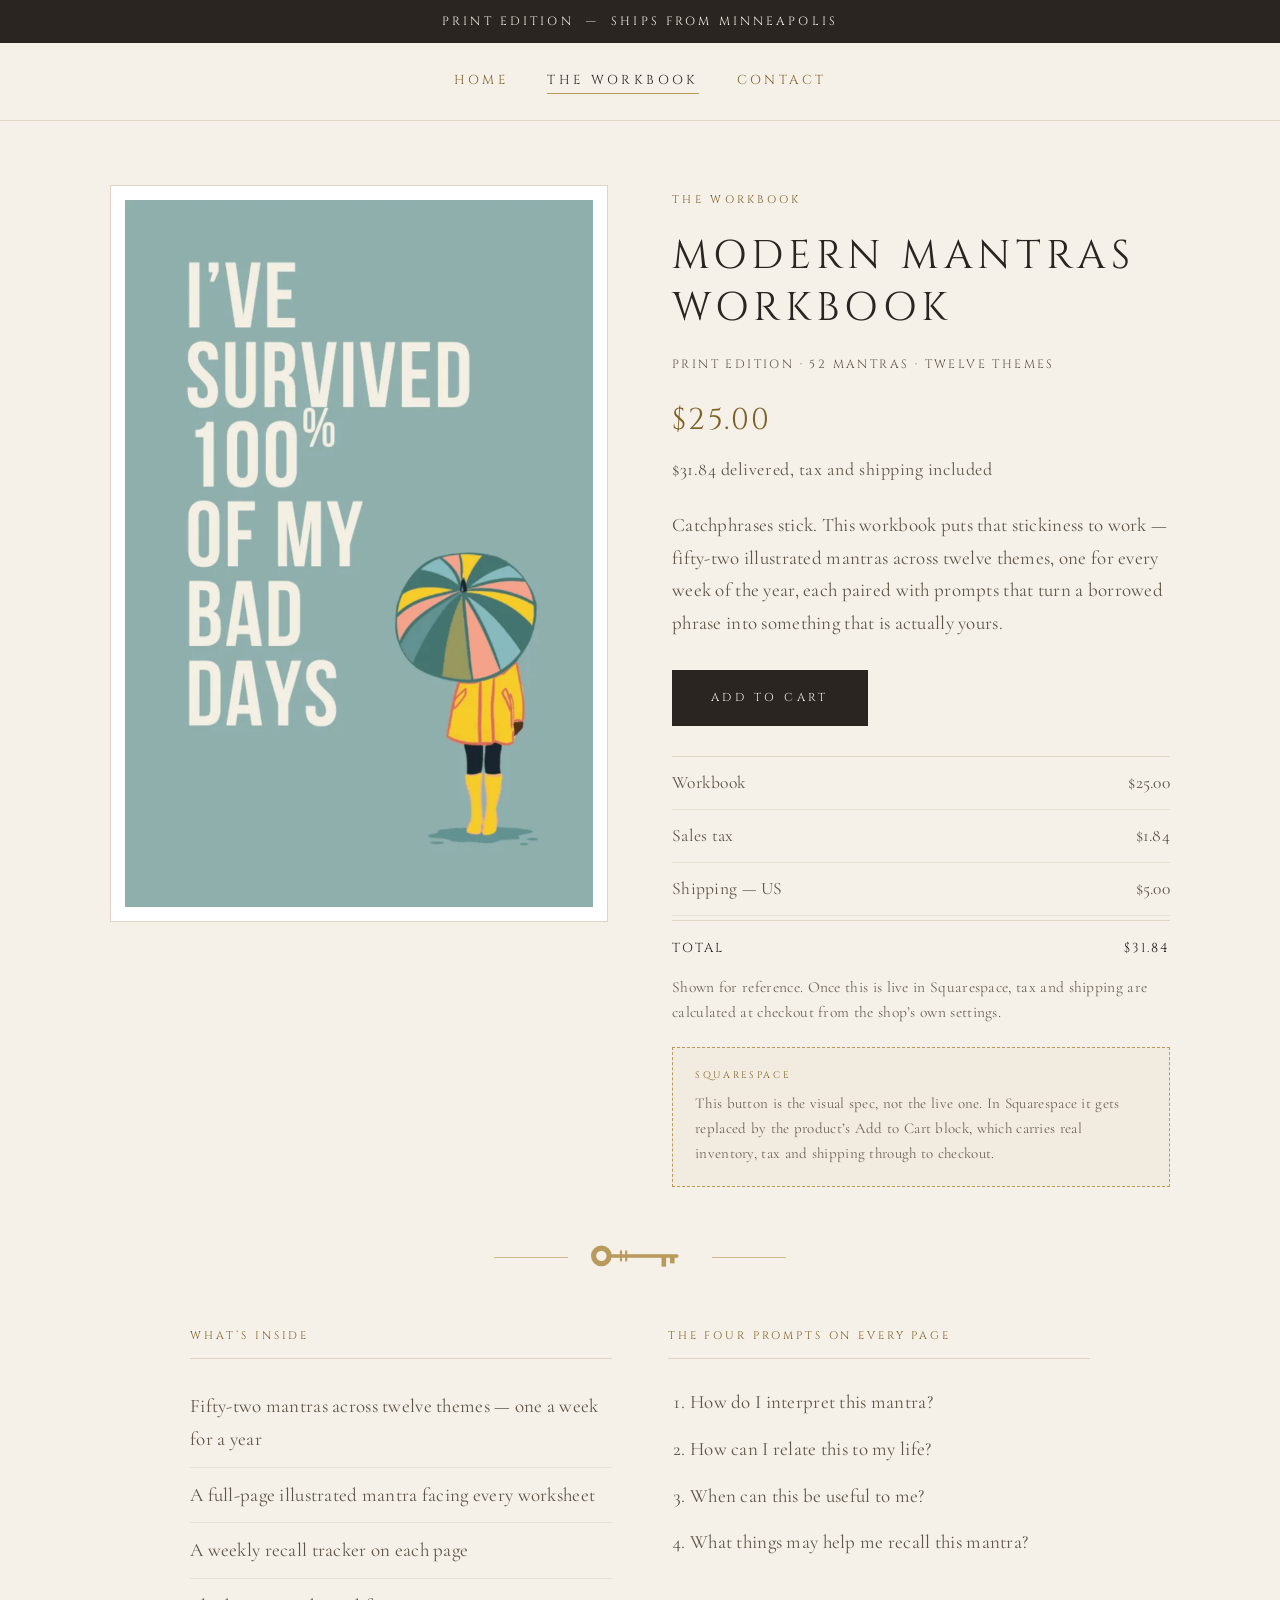
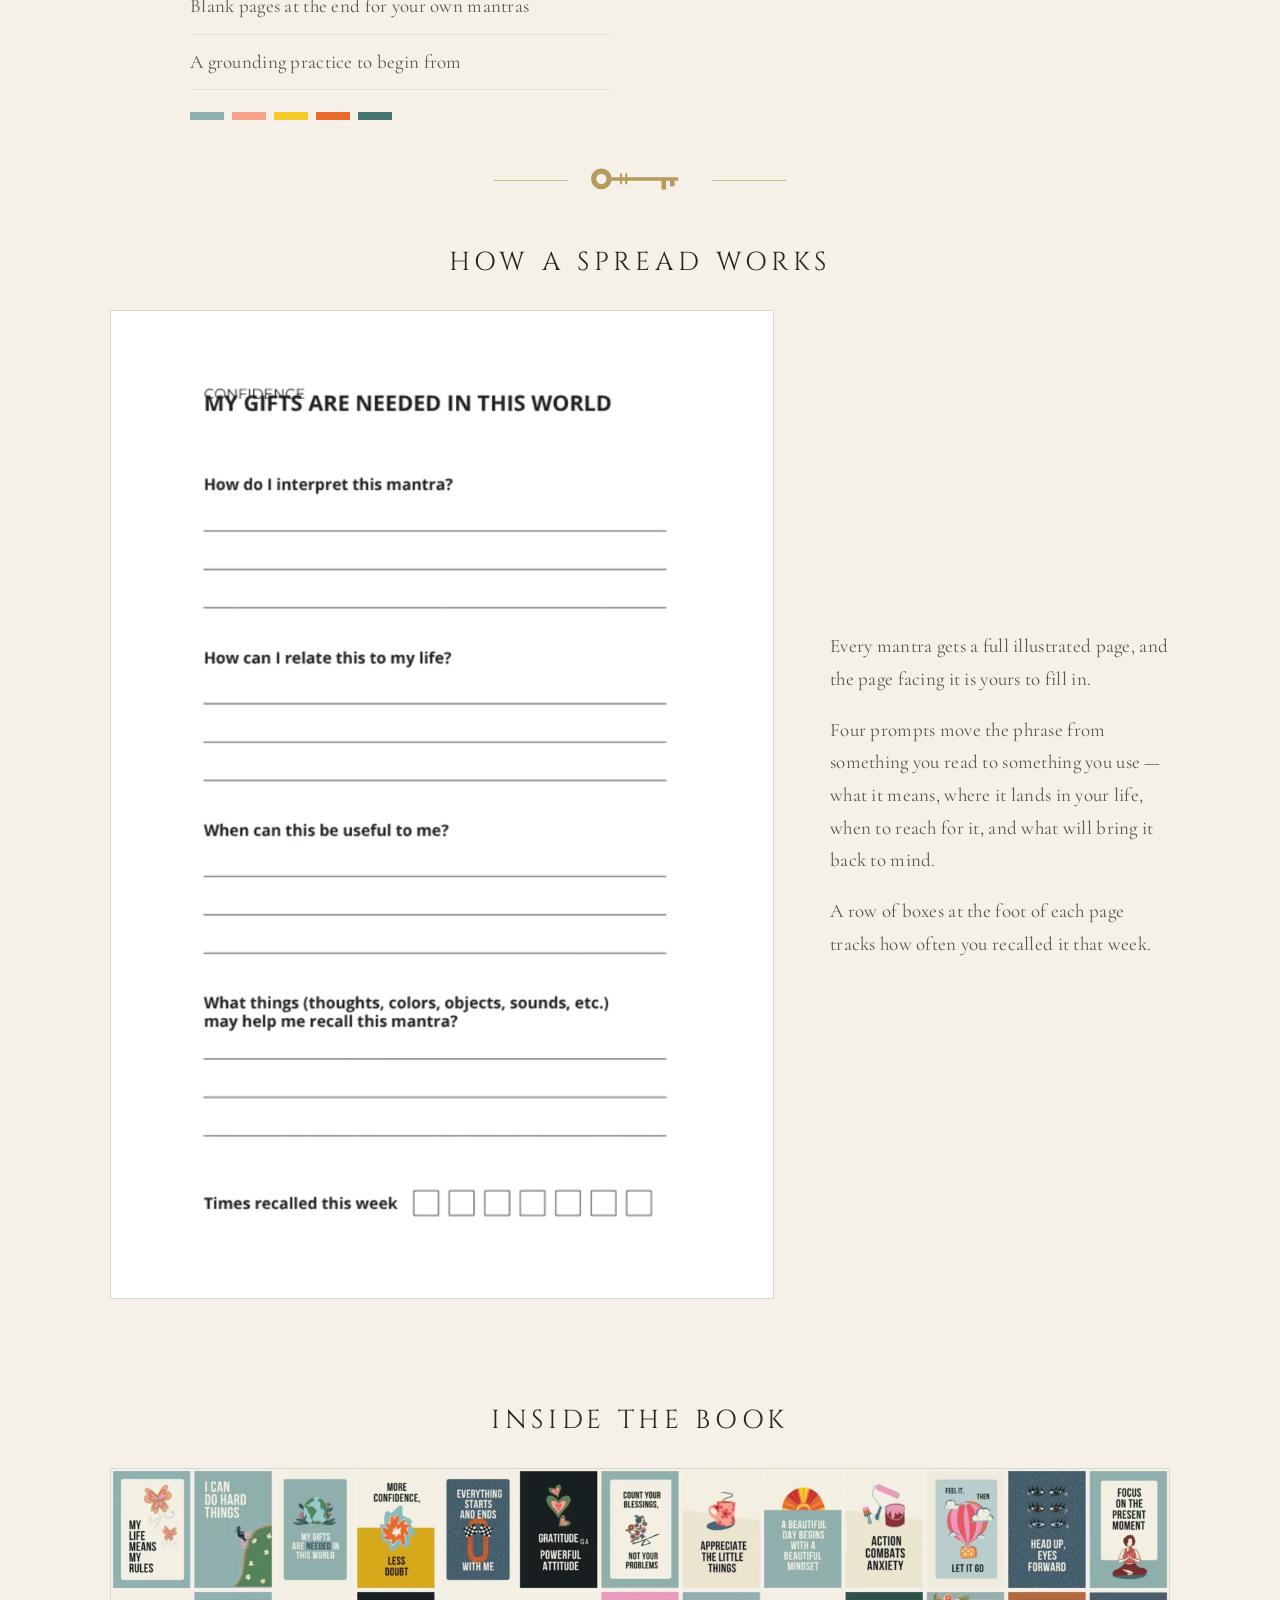
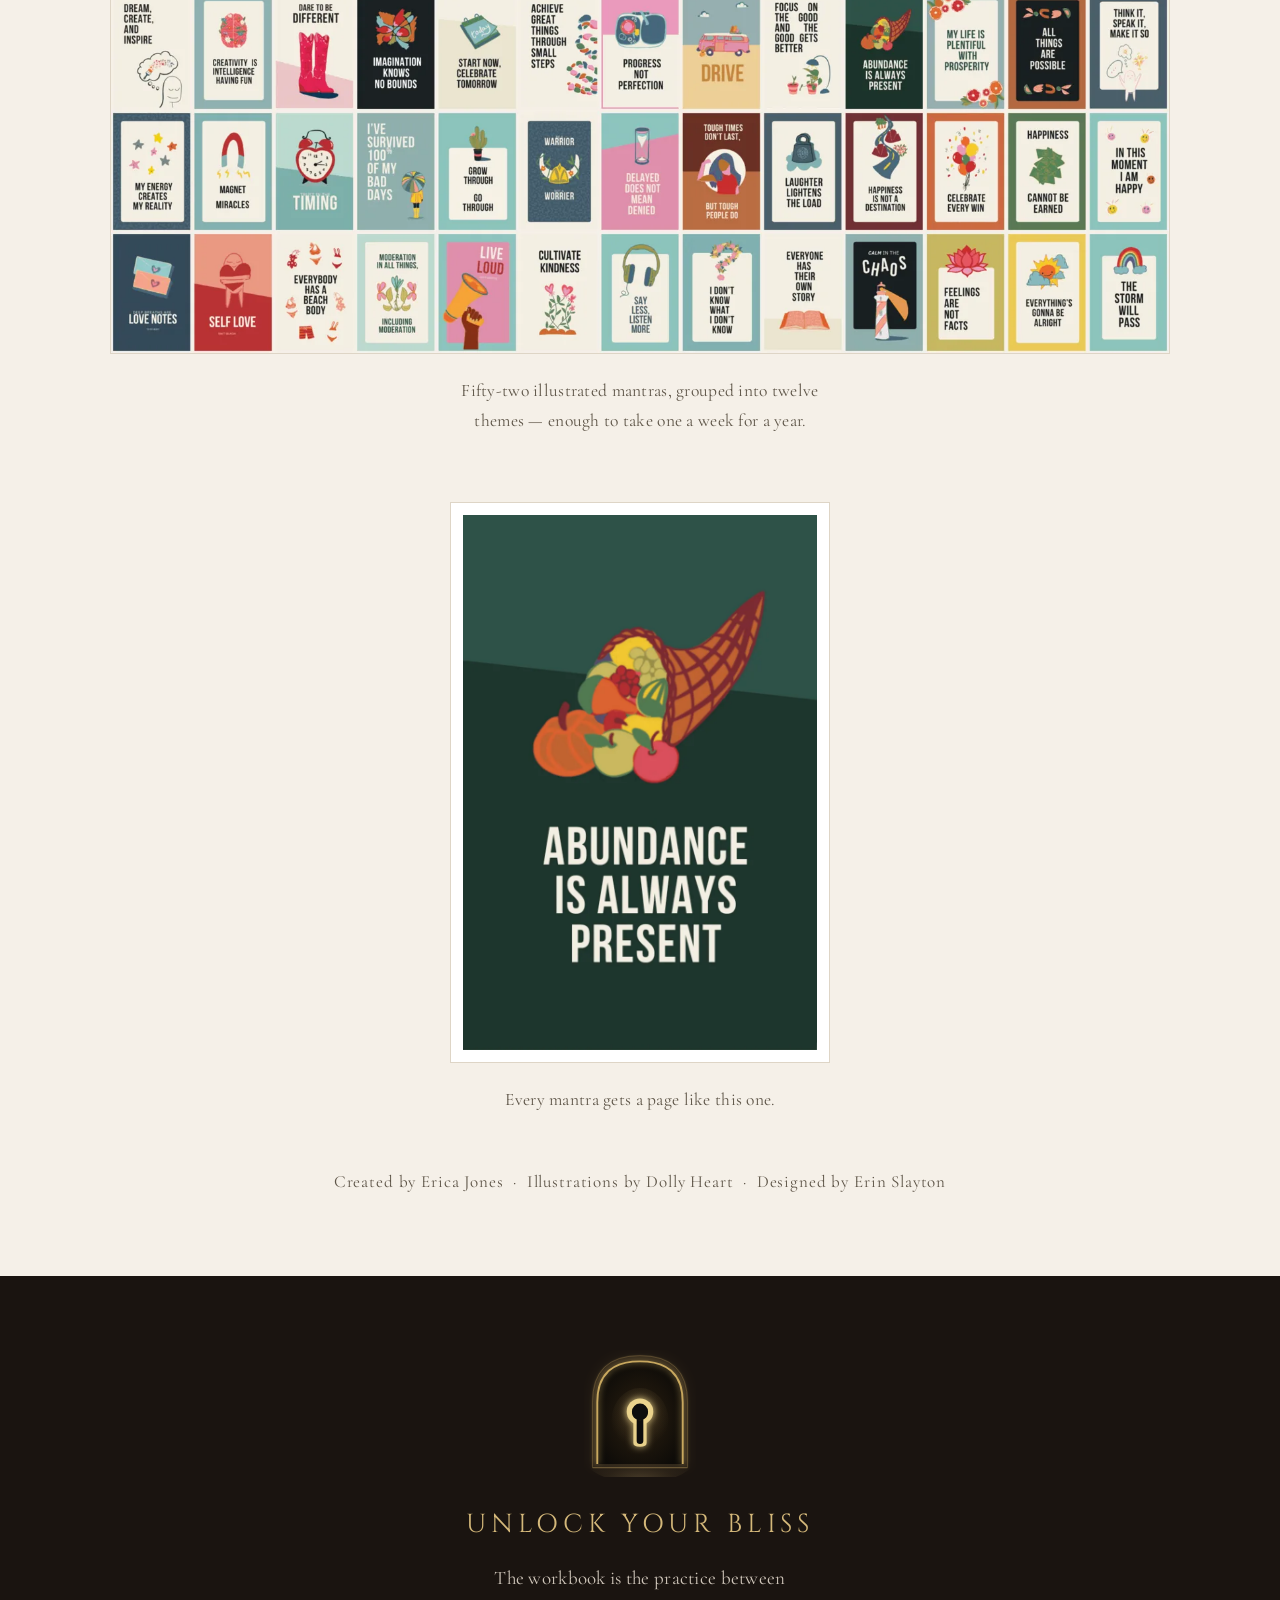
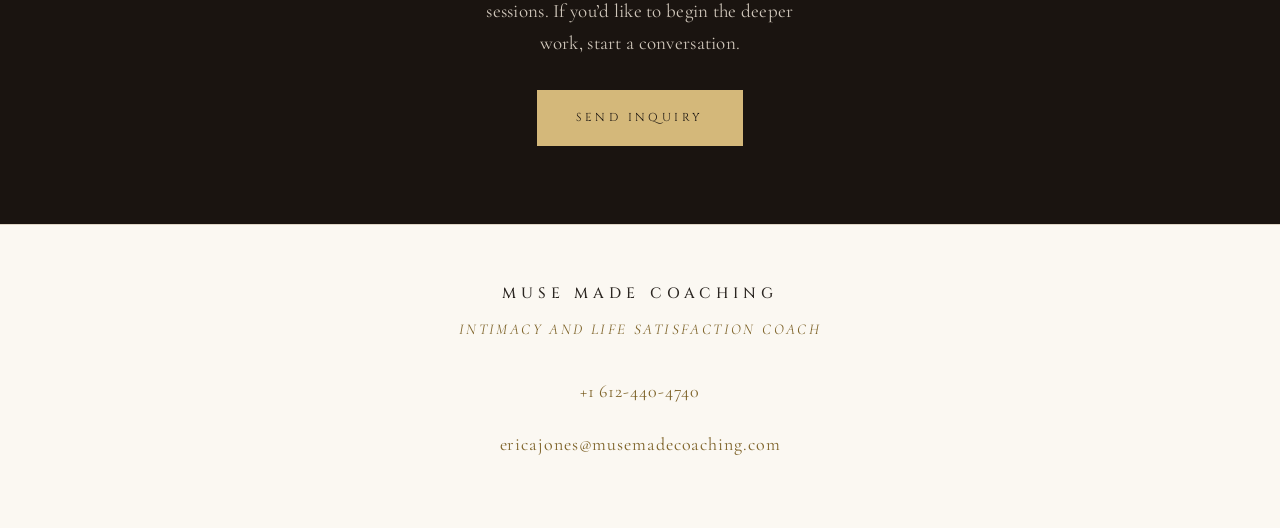
<file: workbook.html>
<!DOCTYPE html>
<html lang="en">
<head>
<meta charset="utf-8">
<meta name="viewport" content="width=device-width, initial-scale=1">
<title>Modern Mantras Workbook — Muse Made Coaching</title>
<meta name="description" content="The Modern Mantras Workbook by Erica Jones. Print edition, fifty-two mantras across twelve themes. $25 — $31.84 delivered.">
<meta name="color-scheme" content="light">
<meta name="theme-color" content="#F5F0E8">
<!-- Link-sharing card. No og:image: every image on this site is a base64 data URI,
     and Open Graph needs an absolute http(s) URL. Add og:image + og:url in Squarespace,
     which serves the imagery from a real URL. -->
<meta property="og:type" content="product">
<meta property="og:site_name" content="Muse Made Coaching">
<meta property="og:title" content="Modern Mantras Workbook — Muse Made Coaching">
<meta property="og:description" content="The Modern Mantras Workbook by Erica Jones. Print edition, fifty-two mantras across twelve themes. $25 — $31.84 delivered.">
<meta name="twitter:card" content="summary">
<link rel="icon" href="[data-uri]">
<style>@font-face{font-family:'Cinzel';font-style:normal;font-weight:100 900;font-display:swap;src:url([data-uri]) format('woff2')}@font-face{font-family:'Cormorant Garamond';font-style:italic;font-weight:100 900;font-display:swap;src:url([data-uri]) format('woff2')}@font-face{font-family:'Cormorant Garamond';font-style:normal;font-weight:100 900;font-display:swap;src:url([data-uri]) format('woff2')}</style>
<style>
:root{
  --paper:#F5F0E8;
  --paper-2:#FBF8F2;
  --ink:#2A2520;
  --ink-soft:#5E5548;
  --gold:#7E6329;        /* AA-safe gold for text on paper */
  --gold-line:#B89A5C;   /* ornament / rule gold */
  --rule:#DED5C6;
  --rule-soft:#E8E1D4;
  --muted:#6E6558;       /* AA-safe muted text on paper */
  --deep:#1A1410;
  --cream:#F5F0E8;
  --maxw:1120px;
}
*{box-sizing:border-box}
html{scroll-behavior:smooth}
body{margin:0;background:var(--paper);color:var(--ink);
  font-family:'Cormorant Garamond',Garamond,'Times New Roman',serif;
  font-size:19px;line-height:1.72;font-weight:400;letter-spacing:.015em;-webkit-font-smoothing:antialiased}
.wrap{max-width:var(--maxw);margin:0 auto;padding:0 30px}
.narrow{max-width:760px;margin:0 auto}
a{color:inherit}
/* height:auto is required: the width/height attributes on each <img> are
   presentational hints that reserve the aspect ratio, and without this the
   pixel height wins and the image stretches */
img{max-width:100%;height:auto;display:block}

/* skip link — first thing a keyboard lands on */
.skip{position:absolute;left:50%;top:0;transform:translate(-50%,-140%);z-index:100;
  background:var(--ink);color:var(--paper);text-decoration:none;
  font-family:'Cinzel',Georgia,serif;font-size:12px;letter-spacing:.24em;text-transform:uppercase;
  padding:14px 24px;transition:transform .15s}
.skip:focus{transform:translate(-50%,0)}

.notice{background:var(--ink);color:var(--paper);text-align:center;padding:11px 20px;
  font-family:'Cinzel',Georgia,serif;font-size:12px;letter-spacing:.26em;text-transform:uppercase}
@media(max-width:520px){.notice{font-size:11px;letter-spacing:.16em}}

header{border-bottom:1px solid var(--rule)}
.nav{display:flex;align-items:center;justify-content:center;gap:38px;padding:26px 0;
  font-family:'Cinzel',Georgia,serif;font-size:13px;letter-spacing:.26em;text-transform:uppercase}
.nav a{position:relative;text-decoration:none;color:var(--gold);border-bottom:1px solid transparent;padding-bottom:2px;transition:.2s}
.nav a:hover,.nav a.on{color:var(--ink);border-color:var(--gold-line)}
/* grows the tap target to ~44px without pushing the .on underline off the text */
.nav a::after{content:"";position:absolute;left:0;right:0;top:-13px;bottom:-13px}
@media(max-width:520px){.nav{gap:20px;font-size:11px;letter-spacing:.18em}}

/* key ornament — the mark from the front of the card */
.keyrule{display:flex;align-items:center;justify-content:center;gap:20px;margin:44px 0}
.keyrule::before,.keyrule::after{content:"";width:74px;height:1px;background:var(--gold-line);opacity:.65}
.keyrule svg{display:block;width:104px;height:auto}
@media(max-width:520px){.keyrule::before,.keyrule::after{width:38px}}

.kicker{font-family:'Cinzel',Georgia,serif;font-size:11px;letter-spacing:.3em;text-transform:uppercase;color:var(--gold);margin:0 0 20px}
h1{font-family:'Cinzel',Georgia,serif;font-weight:400;text-transform:uppercase;
  font-size:clamp(26px,4vw,40px);line-height:1.3;letter-spacing:.13em;margin:0}
h2{font-family:'Cinzel',Georgia,serif;font-weight:400;text-transform:uppercase;
  font-size:clamp(20px,2.6vw,26px);letter-spacing:.18em;margin:0 0 24px;text-align:center}

/* ---------- product hero ---------- */
.product{display:grid;grid-template-columns:minmax(0,1fr) minmax(0,1fr);gap:64px;align-items:start;padding:64px 0 10px}
@media(max-width:860px){.product{grid-template-columns:1fr;gap:40px;max-width:520px;margin:0 auto}}
.plate{border:1px solid var(--rule);background:#fff;padding:14px}
.plate img{width:100%}
.buy{padding-top:6px}
.pmeta{font-family:'Cinzel',Georgia,serif;font-size:12px;letter-spacing:.2em;text-transform:uppercase;
  color:var(--ink-soft);margin:20px 0 0}
.pprice{font-family:'Cinzel',Georgia,serif;font-size:30px;letter-spacing:.08em;color:var(--gold);margin:20px 0 0}
.pprice span{font-family:'Cormorant Garamond',Garamond,serif;font-size:18px;letter-spacing:.03em;
  color:var(--ink-soft);text-transform:none;display:block;margin-top:8px}
.blurb{color:var(--ink-soft);margin:24px 0 0}

.btn{display:inline-block;font-family:'Cinzel',Georgia,serif;font-size:11.5px;letter-spacing:.3em;text-transform:uppercase;
  padding:17px 38px;text-decoration:none;cursor:pointer;background:var(--ink);color:var(--paper);
  border:1px solid var(--ink);transition:.2s}
.btn:hover{background:var(--gold);border-color:var(--gold);color:#fff}
/* <button> defaults to line-height:normal, which made it 4px shorter than an <a class="btn"> */
button.btn{line-height:1.72}
.buybox{margin:30px 0 0}

/* price breakdown */
.ledger{margin:30px 0 0;border-top:1px solid var(--rule);font-size:17.5px}
.ledger div{display:flex;justify-content:space-between;gap:20px;padding:11px 0;border-bottom:1px solid var(--rule-soft);color:var(--ink-soft)}
.ledger div.total{border-bottom:0;border-top:1px solid var(--rule);color:var(--ink);
  font-family:'Cinzel',Georgia,serif;font-size:13px;letter-spacing:.16em;text-transform:uppercase;padding:16px 0 0;margin-top:4px}
.ledger .note{display:block;font-size:15.5px;color:var(--muted);padding:16px 0 0;border:0;letter-spacing:.02em;line-height:1.6}

/* ---------- detail columns ---------- */
.cols{display:grid;grid-template-columns:1fr 1fr;gap:56px;padding:10px 0 0}
@media(max-width:820px){.cols{grid-template-columns:1fr;gap:34px}}
/* these are h2s (they follow the h1 directly — an h3 here skipped a level);
   this rule restyles them back to the small ruled column head */
.col h2{font-family:'Cinzel',Georgia,serif;font-weight:400;font-size:11px;letter-spacing:.26em;text-transform:uppercase;
  text-align:left;color:var(--gold);margin:0 0 20px;padding-bottom:12px;border-bottom:1px solid var(--rule)}
.col ul{list-style:none;margin:0;padding:0}
.col li{padding:11px 0;border-bottom:1px solid var(--rule-soft);color:var(--ink-soft)}
.col ol{margin:0;padding-left:22px;color:var(--ink-soft)}
.col ol li{border:0;padding:7px 0}
.swatchrow{display:flex;gap:8px;margin-top:22px}
.swatchrow i{display:block;width:34px;height:8px}

/* ---------- how a spread works ---------- */
.spread{display:grid;grid-template-columns:minmax(0,1fr) minmax(0,340px);gap:56px;align-items:center;padding:0 0 20px}
@media(max-width:860px){.spread{grid-template-columns:1fr;gap:32px;max-width:560px;margin:0 auto}}
.spread figure{margin:0;border:1px solid var(--rule);background:#fff;padding:12px}
.spread p{color:var(--ink-soft);margin:0 0 18px}

/* ---------- gallery ---------- */
.credits{text-align:center;color:var(--ink-soft);font-size:17px;letter-spacing:.05em;margin:52px 0 0}

/* ---------- inside the book ---------- */
.mosaic{margin:8px 0 0}
.mosaic img{width:100%;border:1px solid var(--rule)}
.mcap{text-align:center;color:var(--ink-soft);font-size:17.5px;max-width:46ch;margin:22px auto 0}
.cut{margin:66px auto 0;max-width:380px}
/* .plate here is a <figure>: without this the UA's `margin:1em 40px` shrank it to 300px */
.cut .plate{padding:12px;margin:0}

/* ---------- closing portal ---------- */
.close{background:var(--deep);color:var(--cream);text-align:center;padding:74px 0 78px;margin-top:80px}
.close .arch{display:flex;justify-content:center;margin:0 0 26px}
.close .arch svg{display:block;width:112px;height:auto}
.close h2{color:#D4B87A;margin-bottom:14px}
.close p{color:#CFC6BA;max-width:38ch;margin:0 auto 30px}
.btn-gold{background:#D4B87A;border-color:#D4B87A;color:#1A1410}
.btn-gold:hover{background:var(--cream);border-color:var(--cream);color:#1A1410}

footer{border-top:1px solid var(--rule);background:var(--paper-2);padding:56px 0;text-align:center}
.fmark{font-family:'Cinzel',Georgia,serif;font-weight:500;text-transform:uppercase;font-size:15px;letter-spacing:.34em;margin:0 0 10px}
.ftitles{font-style:italic;font-size:15px;letter-spacing:.16em;text-transform:uppercase;color:var(--gold);margin:0 0 24px}
.finfo{font-size:18px;line-height:2.2;letter-spacing:.05em}
.finfo a{display:inline-block;padding:6px 2px;color:var(--gold);text-decoration:none;border-bottom:1px solid transparent}
.finfo a:hover{border-color:var(--gold-line)}
/* the email address is a single unbreakable 31-character token; at 320px it
   needs ~290px and has 245px. Shrink the type rather than let it overhang. */
@media(max-width:400px){.finfo{font-size:16px;letter-spacing:.01em}}

/* marks the spots Squarespace takes over */
.sqs{border:1px dashed var(--gold-line);background:rgba(184,154,92,.06);padding:20px 22px;margin:22px 0 0;
  font-size:15px;line-height:1.65;color:var(--muted);letter-spacing:.02em}
.sqs b{font-family:'Cinzel',Georgia,serif;display:block;font-size:9.5px;letter-spacing:.28em;
  text-transform:uppercase;color:var(--gold);margin-bottom:8px;font-weight:400}

/* ---------- keyboard focus ---------- */
a:focus-visible,button:focus-visible{outline:2px solid var(--gold);outline-offset:3px}
.btn:focus-visible{outline-offset:4px}
.close a:focus-visible{outline-color:#D4B87A}

@media(prefers-reduced-motion:reduce){html{scroll-behavior:auto}.skip{transition:none}}

@media print{.skip{display:none}}
</style>
</head>
<body>
<a class="skip" href="#main">Skip to content</a>

<div class="notice">Print edition &nbsp;&mdash;&nbsp; ships from Minneapolis</div>

<header>
  <nav class="nav">
    <a href="index.html">Home</a>
    <a href="workbook.html" class="on" aria-current="page">The Workbook</a>
    <a href="index.html#inquiry">Contact</a>
  </nav>
</header>

<main class="wrap" id="main">

  <!-- ==================== PRODUCT ==================== -->
  <section class="product">
    <div class="plate"><img src="[data-uri]" width="760" height="1148" alt="A page from the workbook: I&rsquo;ve survived 100% of my bad days"></div>

    <div class="buy">
      <p class="kicker">The Workbook</p>
      <h1>Modern Mantras<br>Workbook</h1>
      <p class="pmeta">Print edition &middot; 52 mantras &middot; Twelve themes</p>
      <p class="pprice">$25.00
        <span>$31.84 delivered, tax and shipping included</span>
      </p>

      <p class="blurb">Catchphrases stick. This workbook puts that stickiness to work &mdash;
        fifty-two illustrated mantras across twelve themes, one for every week of the year,
        each paired with prompts that turn a borrowed phrase into something that is
        actually yours.</p>

      <!-- a <button>, not <a href="#">: it performs no navigation, and the old dead href
           jumped to the top of the page whenever the inline onclick did not run -->
      <div class="buybox">
        <button type="button" class="btn" aria-describedby="cart-note">Add to Cart</button>
      </div>

      <div class="ledger">
        <div><span>Workbook</span><span>$25.00</span></div>
        <div><span>Sales tax</span><span>$1.84</span></div>
        <div><span>Shipping &mdash; US</span><span>$5.00</span></div>
        <div class="total"><span>Total</span><span>$31.84</span></div>
        <span class="note">Shown for reference. Once this is live in Squarespace, tax and
          shipping are calculated at checkout from the shop&rsquo;s own settings.</span>
      </div>

      <!-- moved below the ledger: a dashed box directly under the CTA competed with it -->
      <div class="sqs" id="cart-note">
        <b>Squarespace</b>
        This button is the visual spec, not the live one. In Squarespace it gets replaced by the
        product&rsquo;s Add to Cart block, which carries real inventory, tax and shipping through
        to checkout.
      </div>
    </div>
  </section>

  <div class="keyrule" aria-hidden="true">
    <svg viewBox="0 0 140 44" xmlns="http://www.w3.org/2000/svg" focusable="false">
      <g fill="#B89A5C">
        <path fill-rule="evenodd" d="M18 6a14 14 0 1 0 0 28 14 14 0 1 0 0-28zm0 7a7 7 0 1 1 0 14 7 7 0 1 1 0-14z"/>
        <rect x="30" y="17.8" width="92" height="4.6" rx="2.3"/>
        <rect x="43" y="12.5" width="2.8" height="15.2" rx="1.4"/>
        <rect x="50" y="12.5" width="2.8" height="15.2" rx="1.4"/>
        <path d="M99 21.5h6.2v13H99z"/>
        <path d="M110.4 21.5h6.2v8.6h-6.2z"/>
      </g>
    </svg>
  </div>

  <!-- ==================== DETAIL ==================== -->
  <section class="cols" style="max-width:900px;margin:0 auto">
    <div class="col">
      <h2>What&rsquo;s inside</h2>
      <ul>
        <li>Fifty-two mantras across twelve themes &mdash; one a week for a year</li>
        <li>A full-page illustrated mantra facing every worksheet</li>
        <li>A weekly recall tracker on each page</li>
        <li>Blank pages at the end for your own mantras</li>
        <li>A grounding practice to begin from</li>
      </ul>
      <div class="swatchrow" aria-hidden="true">
        <i style="background:#8FAFAE"></i><i style="background:#F6A28A"></i><i style="background:#F5CC27"></i><i style="background:#E96B2B"></i><i style="background:#447570"></i>
      </div>
    </div>
    <div class="col">
      <h2>The four prompts on every page</h2>
      <ol>
        <li>How do I interpret this mantra?</li>
        <li>How can I relate this to my life?</li>
        <li>When can this be useful to me?</li>
        <li>What things may help me recall this mantra?</li>
      </ol>
    </div>
  </section>

  <div class="keyrule" aria-hidden="true">
    <svg viewBox="0 0 140 44" xmlns="http://www.w3.org/2000/svg" focusable="false">
      <g fill="#B89A5C">
        <path fill-rule="evenodd" d="M18 6a14 14 0 1 0 0 28 14 14 0 1 0 0-28zm0 7a7 7 0 1 1 0 14 7 7 0 1 1 0-14z"/>
        <rect x="30" y="17.8" width="92" height="4.6" rx="2.3"/>
        <rect x="43" y="12.5" width="2.8" height="15.2" rx="1.4"/>
        <rect x="50" y="12.5" width="2.8" height="15.2" rx="1.4"/>
        <path d="M99 21.5h6.2v13H99z"/>
        <path d="M110.4 21.5h6.2v8.6h-6.2z"/>
      </g>
    </svg>
  </div>

  <!-- ==================== HOW A SPREAD WORKS ==================== -->
  <h2>How a spread works</h2>
  <section class="spread">
    <figure><img src="[data-uri]" width="780" height="1178" alt="A workbook worksheet with four prompts and a weekly recall tracker"></figure>
    <div>
      <p>Every mantra gets a full illustrated page, and the page facing it is yours to fill in.</p>
      <p>Four prompts move the phrase from something you read to something you use &mdash; what it
         means, where it lands in your life, when to reach for it, and what will bring it back to mind.</p>
      <p>A row of boxes at the foot of each page tracks how often you recalled it that week.</p>
    </div>
  </section>

  <!-- ==================== INSIDE THE BOOK ==================== -->
  <h2 style="margin-top:80px">Inside the book</h2>
  <section class="mosaic">
    <img src="[data-uri]" width="1600" height="732" alt="A mosaic of the fifty-two illustrated mantra pages in the workbook">
  </section>
  <p class="mcap">Fifty-two illustrated mantras, grouped into twelve themes &mdash; enough to take one a week for a year.</p>

  <!-- one page, shown properly -->
  <section class="cut">
    <figure class="plate"><img src="[data-uri]" width="760" height="1148" alt="A page from the workbook: Abundance is always present"></figure>
    <p class="mcap">Every mantra gets a page like this one.</p>
  </section>

  <p class="credits">Created by Erica Jones &nbsp;&middot;&nbsp; Illustrations by Dolly Heart &nbsp;&middot;&nbsp; Designed by Erin Slayton</p>

</main>

<!-- ==================== CLOSING PORTAL ==================== -->
<section class="close">
  <div class="arch" aria-hidden="true">
    <svg viewBox="0 0 118 134" fill="none" xmlns="http://www.w3.org/2000/svg" focusable="false">
      <defs>
        <radialGradient id="cFloor" cx="50%" cy="95%" r="65%">
          <stop offset="0%" stop-color="#d4b87a" stop-opacity=".26"/>
          <stop offset="55%" stop-color="#b89a5c" stop-opacity=".09"/>
          <stop offset="100%" stop-color="#b89a5c" stop-opacity="0"/>
        </radialGradient>
        <radialGradient id="cDoor" cx="50%" cy="55%" r="58%">
          <stop offset="0%" stop-color="#2c2010"/><stop offset="100%" stop-color="#0d0b08"/>
        </radialGradient>
        <radialGradient id="cBloom" cx="50%" cy="38%" r="55%">
          <stop offset="0%" stop-color="#ffe090" stop-opacity=".2"/>
          <stop offset="100%" stop-color="#b89a5c" stop-opacity="0"/>
        </radialGradient>
        <filter id="cArchF" x="-25%" y="-25%" width="150%" height="150%">
          <feGaussianBlur stdDeviation="3.5" result="b"/>
          <feMerge><feMergeNode in="b"/><feMergeNode in="SourceGraphic"/></feMerge>
        </filter>
        <filter id="cHaloF" x="-40%" y="-40%" width="180%" height="180%">
          <feGaussianBlur stdDeviation="7" result="b"/>
          <feMerge><feMergeNode in="b"/><feMergeNode in="SourceGraphic"/></feMerge>
        </filter>
        <filter id="cKeyF" x="-70%" y="-70%" width="240%" height="240%">
          <feGaussianBlur stdDeviation="4" result="b"/>
          <feMerge><feMergeNode in="b"/><feMergeNode in="SourceGraphic"/></feMerge>
        </filter>
      </defs>
      <ellipse cx="59" cy="120" rx="54" ry="19" fill="url(#cFloor)"/>
      <path d="M11 120 L11 55 Q11 8 59 8 Q107 8 107 55 L107 120 Z" fill="none" stroke="#c8a85e" stroke-width="6" opacity=".1" filter="url(#cHaloF)"/>
      <path d="M14 120 L14 55 Q14 12 59 12 Q104 12 104 55 L104 120 Z" fill="url(#cDoor)"/>
      <ellipse cx="59" cy="74" rx="30" ry="34" fill="url(#cBloom)"/>
      <path d="M14 120 L14 55 Q14 12 59 12 Q104 12 104 55 L104 120" fill="none" stroke="#c8a85e" stroke-width="2" filter="url(#cArchF)"/>
      <path d="M9 124 L9 55 Q9 6 59 6 Q109 6 109 55 L109 124" fill="none" stroke="#b89a5c" stroke-width=".8" opacity=".38"/>
      <line x1="9" y1="124" x2="109" y2="124" stroke="#b89a5c" stroke-width="1.3" opacity=".45"/>
      <g filter="url(#cKeyF)">
        <circle cx="59" cy="65" r="14" fill="#f0d890" opacity=".93"/>
        <path d="M52 74 L52 98 Q52 102 59 102 Q66 102 66 98 L66 74 Z" fill="#f0d890" opacity=".93"/>
        <path d="M67.5 65 A8.5 8.5 0 0 0 50.5 65 A8.5 8.5 0 0 0 62.5 73.2 L62.5 96 Q62.5 99 59 99 Q55.5 99 55.5 96 L55.5 73.2 A8.5 8.5 0 0 0 67.5 65 Z" fill="#0d0b08"/>
      </g>
    </svg>
  </div>
  <h2>Unlock Your Bliss</h2>
  <p>The workbook is the practice between sessions. If you&rsquo;d like to begin the deeper work, start a conversation.</p>
  <a class="btn btn-gold" href="index.html#inquiry">Send Inquiry</a>
</section>

<footer>
  <div class="wrap">
    <p class="fmark">Muse Made Coaching</p>
    <p class="ftitles">Intimacy and Life Satisfaction Coach</p>
    <div class="finfo">
      <a href="tel:+16124404740">+1 612-440-4740</a><br>
      <a href="mailto:ericajones@musemadecoaching.com">ericajones@musemadecoaching.com</a>
    </div>
  </div>
</footer>

</body>
</html>
</file>
